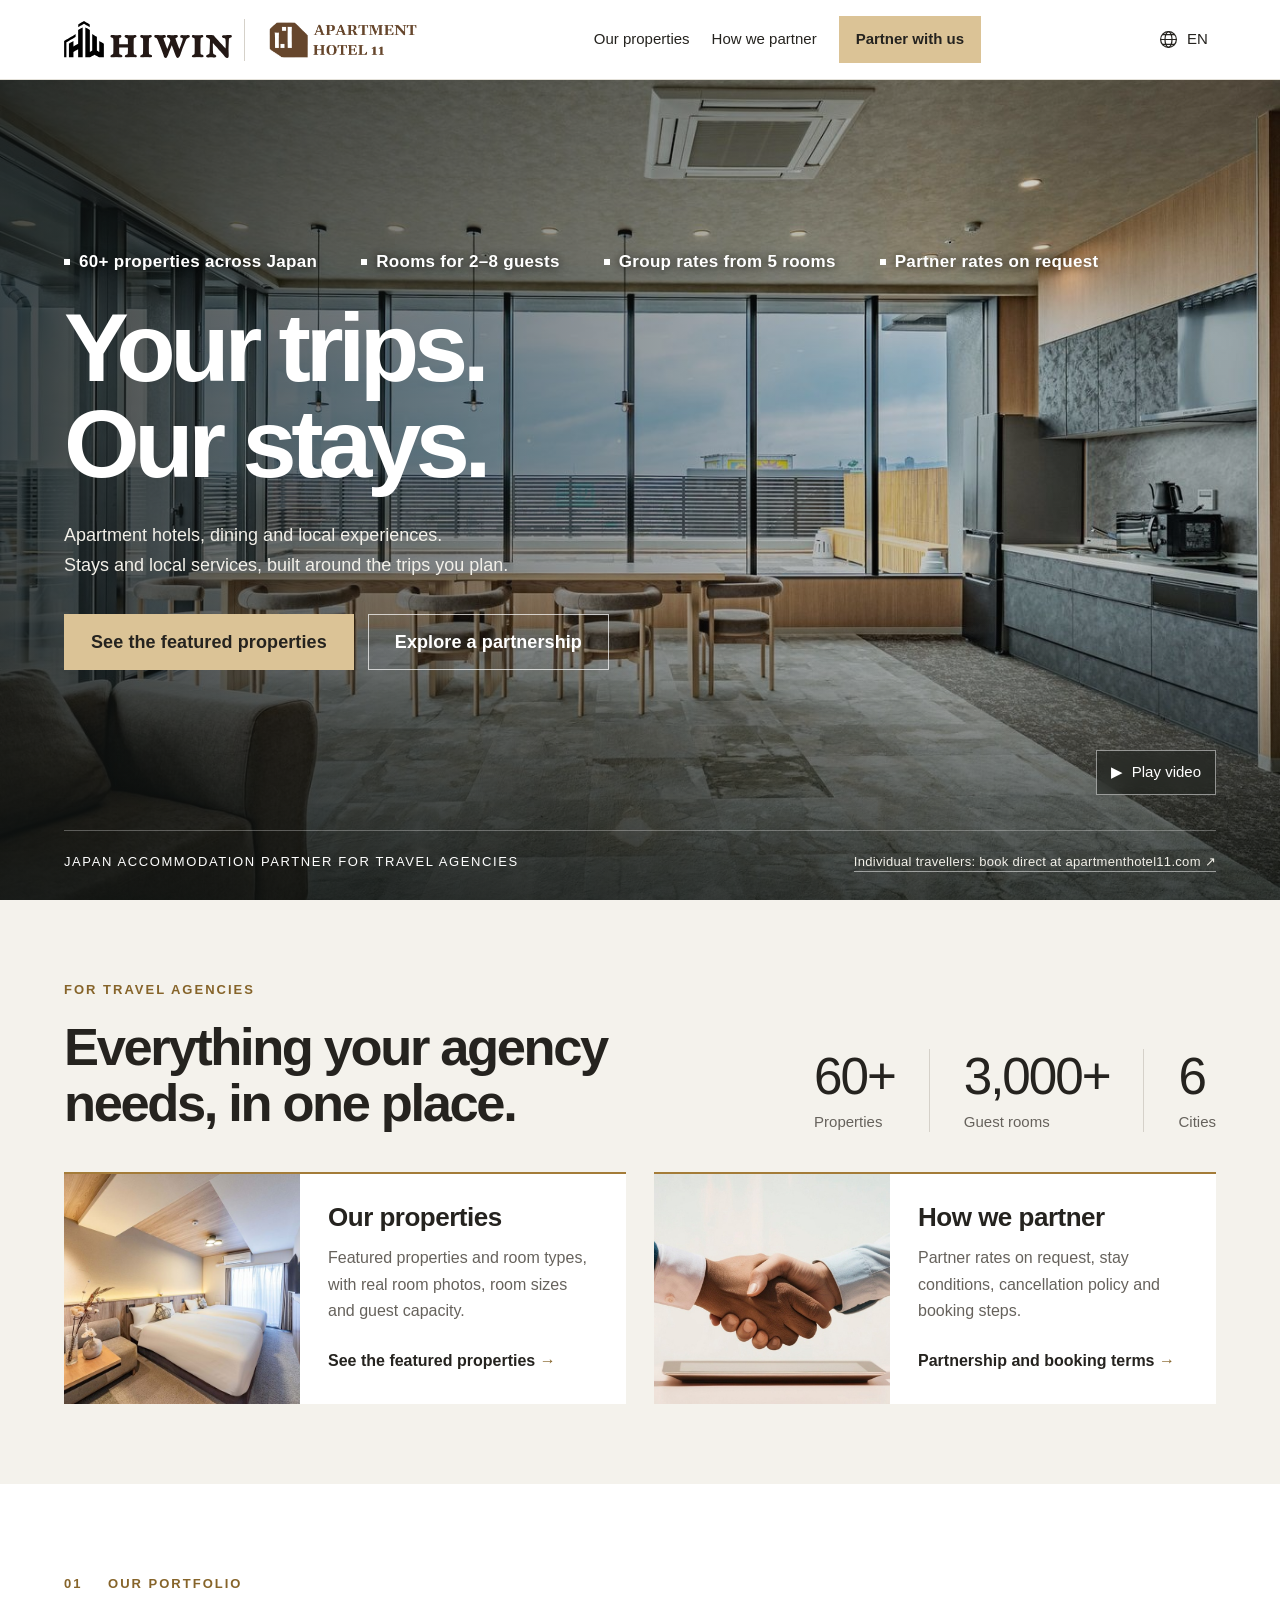
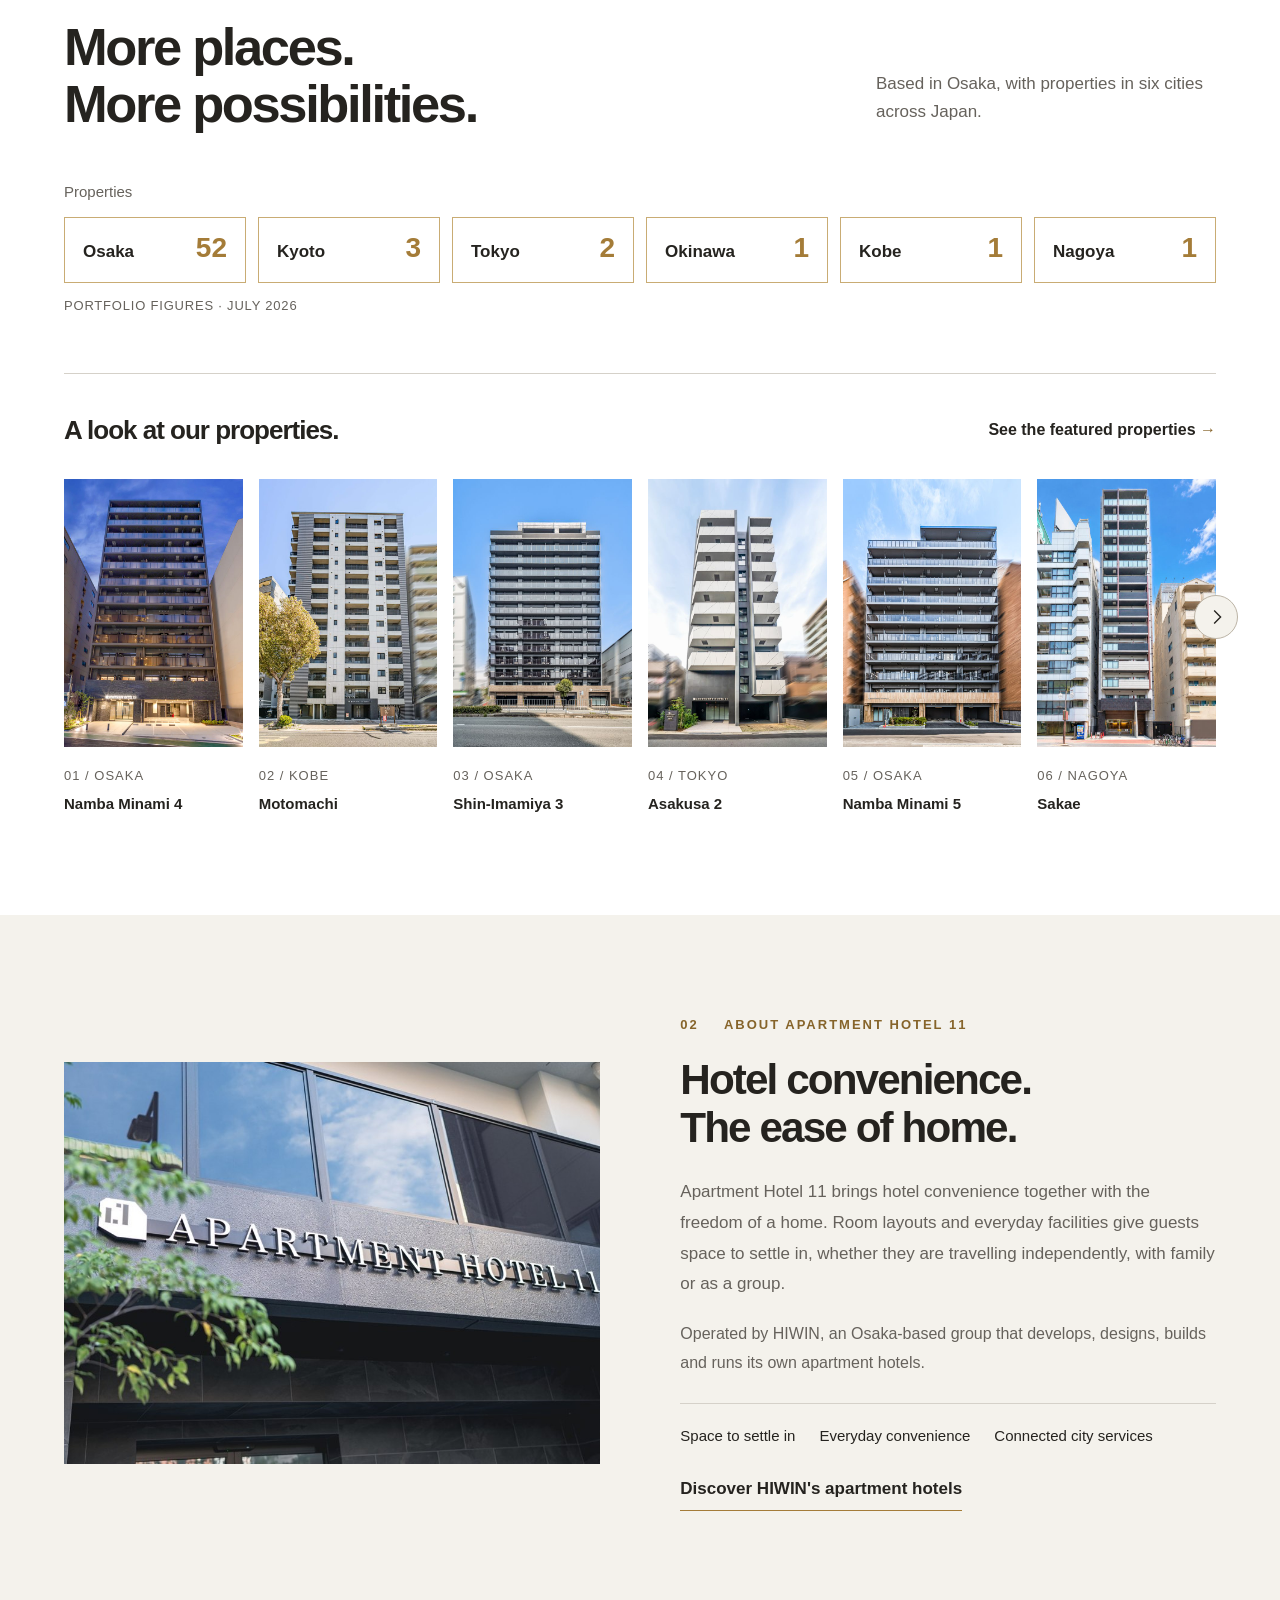
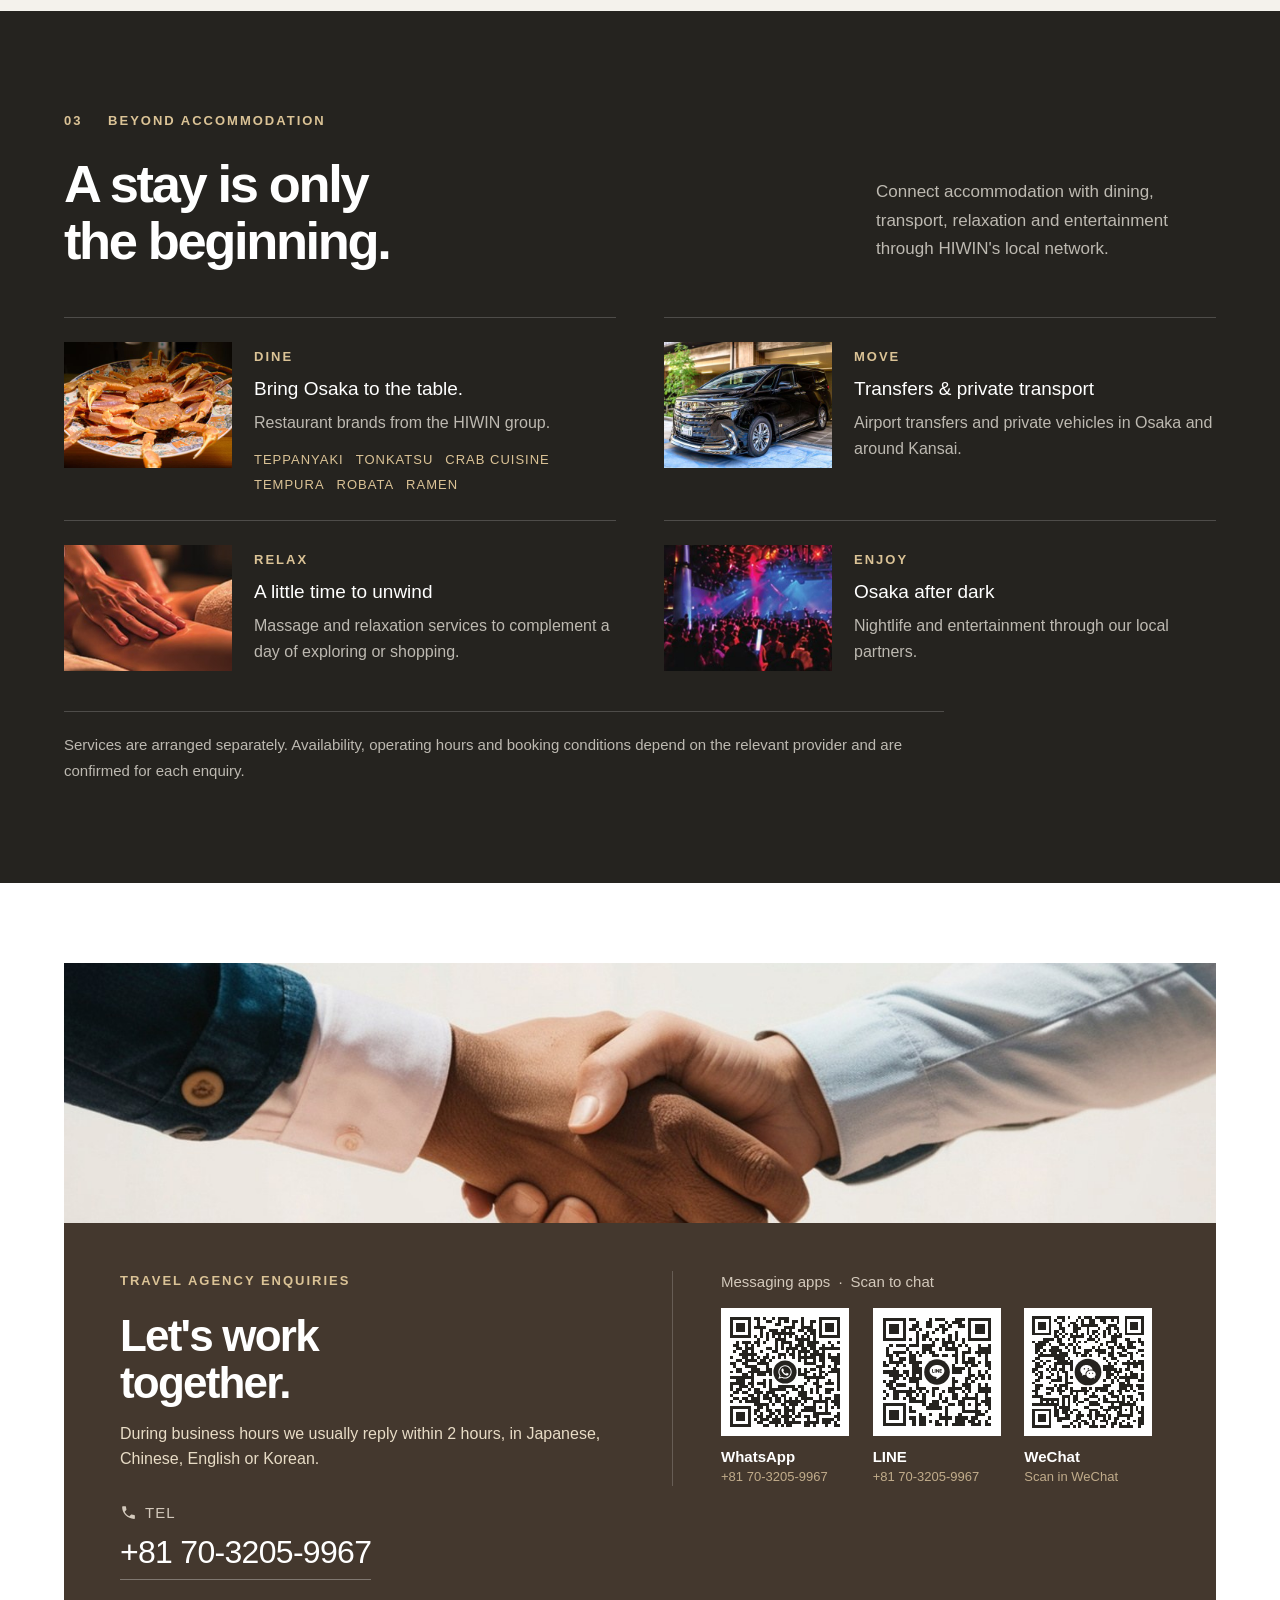
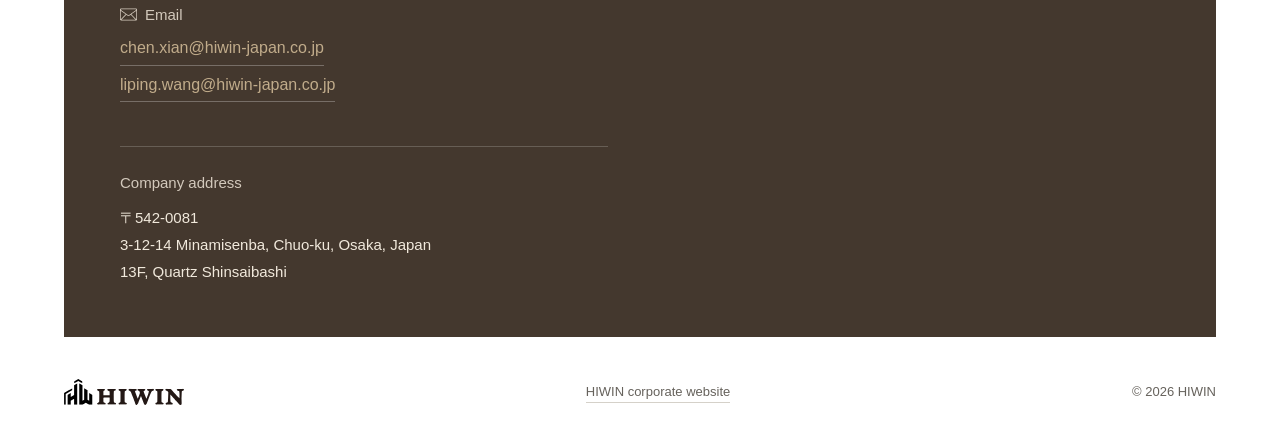
<file: index.html>
<!doctype html>
<html lang="en">
<head>
  <!-- Google tag (gtag.js): HIWIN Partners production website -->
  <script async src="https://www.googletagmanager.com/gtag/js?id=G-TNJQEP3WWM"></script>
  <script>
    window.dataLayer = window.dataLayer || [];
    function gtag(){dataLayer.push(arguments);}
    if (location.hostname === 'hiwin-partners.com') {
      gtag('js', new Date());
      gtag('config', 'G-TNJQEP3WWM');
    }
  </script>
  <script src="analytics.js" defer></script>
  <meta charset="utf-8">
  <meta name="viewport" content="width=device-width, initial-scale=1">
  <meta name="theme-color" content="#25231f">
  <title>Apartment Hotel 11 for Travel Agencies in Japan | HIWIN</title>
  <meta name="description" content="Partner with Apartment Hotel 11 by HIWIN: 60+ apartment hotels and 3,000+ rooms in Osaka, Kyoto, Tokyo and 3 more Japanese cities, for travel agents planning FIT and group trips.">
  <meta property="og:type" content="website">
  <meta property="og:site_name" content="HIWIN · Apartment Hotel 11">
  <meta property="og:title" content="Apartment Hotel 11 for Travel Agencies in Japan | HIWIN">
  <meta property="og:description" content="Partner with Apartment Hotel 11 by HIWIN: 60+ apartment hotels and 3,000+ rooms in Osaka, Kyoto, Tokyo and 3 more Japanese cities, for travel agents planning FIT and group trips.">
  <meta property="og:image:alt" content="Apartment Hotel 11 entrance and brand sign">
  <meta name="twitter:card" content="summary_large_image">
  <link rel="icon" type="image/svg+xml" href="assets/favicon.svg">
  <link rel="preload" as="image" href="assets/hero-room.jpg">
  <link rel="stylesheet" href="styles.css">
  <script src="script.js" defer></script>
</head>
<body>
  <a class="skip" href="#main">Skip to content</a>
  <header class="site-header">
    <a class="brand" href="./" aria-label="HIWIN Travel Agency Partnerships home"><img src="assets/hiwin-logo.svg" width="168" height="40" alt="HIWIN"></a>
    <a class="brand-sub" href="./" tabindex="-1" aria-hidden="true"><img src="assets/apartment11-logo-header.png" width="513" height="125" alt="Apartment Hotel 11"></a>
    <span class="trade-label">TRAVEL AGENCY PARTNERSHIPS</span>
    <div class="header-controls"><div class="language-selector"><button class="language-trigger" aria-expanded="false" aria-controls="language-options" aria-label="Choose language"><svg viewBox="0 0 24 24" fill="none" stroke="currentColor" stroke-width="1.4" aria-hidden="true"><circle cx="12" cy="12" r="9"/><ellipse cx="12" cy="12" rx="4" ry="9"/><path d="M3 12h18M5 6.5h14M5 17.5h14"/></svg><span>EN</span></button><div id="language-options" hidden><a href="./" lang="en" hreflang="en">English</a><a href="ja/" lang="ja" hreflang="ja">日本語</a><a href="zh-Hant/" lang="zh-Hant" hreflang="zh-Hant">繁體中文</a><a href="zh-Hans/" lang="zh-Hans" hreflang="zh-Hans">简体中文</a><a href="ms/" lang="ms" hreflang="ms">Bahasa Melayu</a><a href="th/" lang="th" hreflang="th">ไทย</a><a href="id/" lang="id" hreflang="id">Bahasa Indonesia</a><a href="fil/" lang="fil" hreflang="fil">Filipino</a><a href="ko/" lang="ko" hreflang="ko">한국어</a></div></div>
    <button class="menu-toggle" aria-controls="main-navigation" aria-expanded="false"><span class="menu-label">Menu</span><span class="menu-symbol" aria-hidden="true">＋</span></button></div>
    <nav id="main-navigation" aria-label="Main navigation">
      <a href="osaka-accommodation/">Our properties</a><a href="travel-agency-partnership/">How we partner</a><a href="#partnership" class="nav-contact">Partner with us</a>
    </nav>
  </header>
  <main id="main">
    <section id="introduction" aria-labelledby="about-title">
      <div class="hero">
        <img class="hero-image" src="assets/hero-room.jpg" alt="Light-filled Apartment Hotel 11 interior with a kitchen and dining area" width="1400" height="933" fetchpriority="high">
        <video class="hero-video" muted loop playsinline preload="none" poster="assets/hero-room.jpg" aria-hidden="true" data-video-src="assets/hiwin-hero.m4v"></video>
        <div class="mobile-scenes" aria-hidden="true"><img class="scene current scene-city" src="assets/mobile-city.jpg" width="960" height="540" alt=""><img class="scene scene-property" src="assets/property-shinsaibashi9.jpg" width="512" height="768" alt="" loading="lazy"><img class="scene scene-dining" src="assets/dining-kirameki.jpg" width="800" height="533" alt="" loading="lazy"></div>
        <div class="hero-shade"></div>
        <div class="hero-content shell">
          <p class="eyebrow light hero-points"><span>60+ properties across Japan</span><span>Rooms for 2–8 guests</span><span>Group rates from 5 rooms</span><span>Partner rates on request</span></p>
          <h1 id="about-title">Your trips.<br>Our stays.</h1>
          <p class="hero-summary">Apartment hotels, dining and local experiences.<br> Stays and local services, built around the trips you plan.</p>
          <div class="hero-actions"><a class="hero-link" href="osaka-accommodation/">See the featured properties</a><a class="hero-link hero-link-alt" href="#partnership">Explore a partnership</a></div>
        </div>
        <div class="scene-controls" role="group" aria-label="Hero scenes"><button aria-label="Show Osaka city view" aria-pressed="true" data-scene="0"></button><button aria-label="Show property exterior" aria-pressed="false" data-scene="1"></button><button aria-label="Show restaurant" aria-pressed="false" data-scene="2"></button></div><button class="motion-toggle" aria-pressed="false"><span aria-hidden="true">Ⅱ</span><span class="motion-label">Pause video</span></button>
        <div class="hero-bottom shell"><span>JAPAN ACCOMMODATION PARTNER FOR TRAVEL AGENCIES</span><span><a class="hero-direct" href="https://apartmenthotel11.com/en/" target="_blank" rel="noopener">Individual travellers: book direct at apartmenthotel11.com</a></span></div>
      </div>
    </section>

    <section id="agency-zone" class="agency-zone" aria-labelledby="agency-zone-title">
      <div class="shell">
        <div class="agency-head"><div><p class="eyebrow">FOR TRAVEL AGENCIES</p><h2 id="agency-zone-title">Everything your agency needs, in one place.</h2></div><div class="agency-stats"><div><strong>60+</strong><span>Properties</span></div><div><strong>3,000+</strong><span>Guest rooms</span></div><div><strong>6</strong><span>Cities</span></div></div></div>
        <div class="agency-cards">
          <a class="agency-card" href="osaka-accommodation/"><img src="assets/rooms/shinimamiya1.jpg" width="800" height="600" alt="Shin-Imamiya 1 featured room" loading="lazy"><div><h3>Our properties</h3><p>Featured properties and room types, with real room photos, room sizes and guest capacity.</p><span class="agency-card-link">See the featured properties</span></div></a>
          <a class="agency-card" href="travel-agency-partnership/"><img src="assets/partnership.jpg" width="1350" height="767" alt="Business partners shaking hands" loading="lazy"><div><h3>How we partner</h3><p>Partner rates on request, stay conditions, cancellation policy and booking steps.</p><span class="agency-card-link">Partnership and booking terms</span></div></a>
        </div>
      </div>
    </section>

    <section id="portfolio" class="portfolio chapter" aria-labelledby="portfolio-title">
      <div class="shell">
        <div class="section-heading"><div><p class="eyebrow"><span>01</span> OUR PORTFOLIO</p><h2 id="portfolio-title">More places.<br>More possibilities.</h2></div><p class="section-intro">Based in Osaka, with properties in six cities across Japan.</p></div>
        <div class="city-strip">
          <p class="city-strip-title">Properties</p>
          <div class="op-chips op-chips-solid"><span class="op-chip"><span>Osaka</span><strong>52</strong></span><span class="op-chip"><span>Kyoto</span><strong>3</strong></span><span class="op-chip"><span>Tokyo</span><strong>2</strong></span><span class="op-chip"><span>Okinawa</span><strong>1</strong></span><span class="op-chip"><span>Kobe</span><strong>1</strong></span><span class="op-chip"><span>Nagoya</span><strong>1</strong></span></div>
          <p class="data-date">PORTFOLIO FIGURES · JULY 2026</p>
        </div>
        <div class="gallery-heading"><h3>A look at our properties.</h3><a class="gallery-link" href="osaka-accommodation/">See the featured properties</a></div>
        <div class="property-carousel"><div class="property-grid" id="property-gallery">
          <figure><a href="osaka-accommodation/"><img src="assets/property-namba-minami4.jpg" width="640" height="960" alt="Apartment Hotel 11 Namba Minami 4 exterior" loading="lazy"><figcaption><span>01 / OSAKA</span><h4>Namba Minami 4</h4></figcaption></a></figure>
          <figure><a href="osaka-accommodation/#other-cities"><img src="assets/property-kobe-motomachi.jpg" width="640" height="960" alt="Apartment Hotel 11 Kobe Motomachi exterior" loading="lazy"><figcaption><span>02 / KOBE</span><h4>Motomachi</h4></figcaption></a></figure>
          <figure><a href="osaka-accommodation/"><img src="assets/property-shinimamiya3.jpg" width="640" height="960" alt="Apartment Hotel 11 Shin-Imamiya 3 exterior" loading="lazy"><figcaption><span>03 / OSAKA</span><h4>Shin-Imamiya 3</h4></figcaption></a></figure>
          <figure><a href="osaka-accommodation/#other-cities"><img src="assets/property-asakusa2.jpg" width="640" height="960" alt="Apartment Hotel 11 Asakusa 2 exterior" loading="lazy"><figcaption><span>04 / TOKYO</span><h4>Asakusa 2</h4></figcaption></a></figure>
          <figure><a href="osaka-accommodation/"><img src="assets/property-namba-minami5.jpg" width="640" height="960" alt="Apartment Hotel 11 Namba Minami 5 exterior" loading="lazy"><figcaption><span>05 / OSAKA</span><h4>Namba Minami 5</h4></figcaption></a></figure>
          <figure><a href="osaka-accommodation/#other-cities"><img src="assets/property-nagoya-sakae.jpg" width="640" height="960" alt="Apartment Hotel 11 Nagoya Sakae exterior" loading="lazy"><figcaption><span>06 / NAGOYA</span><h4>Sakae</h4></figcaption></a></figure>
          <figure><a href="osaka-accommodation/"><img src="assets/property-shinsekai.jpg" width="640" height="960" alt="Apartment Hotel 11 Shinsekai exterior" loading="lazy"><figcaption><span>07 / OSAKA</span><h4>Shinsekai</h4></figcaption></a></figure>
          <figure><a href="osaka-accommodation/"><img src="assets/property-dotonbori4.jpg" width="640" height="960" alt="Apartment Hotel 11 Dotonbori 4 exterior" loading="lazy"><figcaption><span>08 / OSAKA</span><h4>Dotonbori 4</h4></figcaption></a></figure>
        </div><button class="property-prev" aria-controls="property-gallery" aria-label="Previous property"><svg viewBox="0 0 24 24" fill="none" stroke="currentColor" stroke-width="1.5" aria-hidden="true"><path d="m14 5-7 7 7 7"/></svg></button><button class="property-next" aria-controls="property-gallery" aria-label="Next property"><svg viewBox="0 0 24 24" fill="none" stroke="currentColor" stroke-width="1.5" aria-hidden="true"><path d="m10 5 7 7-7 7"/></svg></button></div>
      </div>
    </section>

    <section id="about" class="about chapter" aria-labelledby="brand-title">
      <div class="apartment-intro shell">
        <div class="apartment-intro-photo"><img src="assets/apartment-intro.jpg" width="1000" height="667" alt="Apartment Hotel 11 entrance and brand sign" loading="lazy"></div>
        <div class="apartment-intro-copy"><p class="eyebrow"><span>02</span> ABOUT APARTMENT HOTEL 11</p><h2 id="brand-title">Hotel convenience.<br>The ease of home.</h2><p>Apartment Hotel 11 brings hotel convenience together with the freedom of a home. Room layouts and everyday facilities give guests space to settle in, whether they are travelling independently, with family or as a group.</p><p class="about-operator">Operated by HIWIN, an Osaka-based group that develops, designs, builds and runs its own apartment hotels.</p><div class="apartment-features"><span>Space to settle in</span><span>Everyday convenience</span><span>Connected city services</span></div><a class="apartment-detail-link" href="https://hiwin-japan.co.jp/about-apartmenthotel.html" target="_blank" rel="noopener noreferrer">Discover HIWIN's apartment hotels</a></div>
      </div>
    </section>

    <section id="services" class="services chapter" aria-labelledby="services-title">
      <div class="shell">
        <div class="section-heading"><div><p class="eyebrow light"><span>03</span> BEYOND ACCOMMODATION</p><h2 id="services-title">A stay is only<br>the beginning.</h2></div><p class="section-intro">Connect accommodation with dining, transport, relaxation and entertainment through HIWIN's local network.</p></div>
        <div class="extras-grid extras-four">
          <article><img src="assets/dining-crab.jpg" width="448" height="336" alt="Crab cuisine from HIWIN&#39;s restaurant network" loading="lazy"><div><span class="eyebrow light">DINE</span><h4>Bring Osaka to the table.</h4><p>Restaurant brands from the HIWIN group.</p><p class="dining-genres"><span>TEPPANYAKI</span><span>TONKATSU</span><span>CRAB CUISINE</span><span>TEMPURA</span><span>ROBATA</span><span>RAMEN</span></p></div></article>
          <article><img src="assets/service-fleet.jpg" width="448" height="336" alt="HIWIN transfer vehicle" loading="lazy"><div><span class="eyebrow light">MOVE</span><h4>Transfers &amp; private transport</h4><p>Airport transfers and private vehicles in Osaka and around Kansai.</p></div></article>
          <article><img src="assets/service-spa.jpg" width="268" height="201" alt="Relaxation service imagery from the HIWIN brochure" loading="lazy"><div><span class="eyebrow light">RELAX</span><h4>A little time to unwind</h4><p>Massage and relaxation services to complement a day of exploring or shopping.</p></div></article>
          <article><img src="assets/service-nightlife.jpg" width="264" height="198" alt="Osaka nightlife imagery from the HIWIN brochure" loading="lazy"><div><span class="eyebrow light">ENJOY</span><h4>Osaka after dark</h4><p>Nightlife and entertainment through our local partners.</p></div></article>
        </div>
        <p class="service-note">Services are arranged separately. Availability, operating hours and booking conditions depend on the relevant provider and are confirmed for each enquiry.</p>
      </div>
    </section>

    <section id="partnership" class="partnership op-contact home-contact" aria-labelledby="partnership-title">
      <div class="shell">
        <div class="contact-panel"><div class="contact-photo"><img src="assets/partnership.jpg" width="1350" height="767" alt="Business partners shaking hands" loading="lazy"></div><div class="contact-info"><p class="eyebrow light">TRAVEL AGENCY ENQUIRIES</p><h3 id="partnership-title">Let's work<br>together.</h3><p class="contact-reply">During business hours we usually reply within 2 hours, in Japanese, Chinese, English or Korean.</p><p class="contact-tel"><i class="ch ch-phone" aria-hidden="true"></i>TEL</p><a class="phone" href="tel:+817032059967">+81 70-3205-9967</a><dl class="contact-channels"><div><dt><i class="ch ch-mail" aria-hidden="true"></i>Email</dt><dd><a href="mailto:chen.xian@hiwin-japan.co.jp">chen.xian@hiwin-japan.co.jp</a><a href="mailto:liping.wang@hiwin-japan.co.jp">liping.wang@hiwin-japan.co.jp</a></dd></div></dl><div class="contact-qr"><p class="contact-qr-title">Messaging apps <span>Scan to chat</span></p><div class="contact-qr-grid"><a href="https://wa.me/817032059967" target="_blank" rel="noopener noreferrer"><i class="ch ch-whatsapp" aria-hidden="true"></i><img src="assets/qr/whatsapp-7032059967.svg" width="120" height="120" alt="" loading="lazy"><span>WhatsApp</span><small>+81 <span>70-3205-9967</span></small></a><a href="https://line.me/ti/p/4f6w-2z54b" target="_blank" rel="noopener noreferrer"><i class="ch ch-line" aria-hidden="true"></i><img src="assets/qr/line-7032059967.svg" width="120" height="120" alt="" loading="lazy"><span>LINE</span><small>+81 <span>70-3205-9967</span></small></a><a href="contact/#cp-wechat"><i class="ch ch-wechat" aria-hidden="true"></i><img src="assets/qr/wechat-chen-xian.svg" width="120" height="120" alt="WeChat QR code" loading="lazy"><span>WeChat</span><small>Scan in WeChat</small></a></div></div><address class="company-address"><span class="address-label">Company address</span><a href="https://www.google.com/maps/search/?api=1&amp;query=542-0081%20%E5%A4%A7%E9%98%AA%E5%B8%82%E4%B8%AD%E5%A4%AE%E5%8C%BA%E5%8D%97%E8%88%B9%E5%A0%B43%E4%B8%81%E7%9B%AE12%E7%95%AA14%E5%8F%B7%20%E3%82%AF%E3%82%AA%E3%83%BC%E3%83%84%E5%BF%83%E6%96%8E%E6%A9%8B" target="_blank" rel="noopener noreferrer" aria-label="HIWIN office on Google Maps"><span>〒542-0081</span><span>3-12-14 Minamisenba, Chuo-ku, Osaka, Japan</span><span>13F, Quartz Shinsaibashi</span></a></address></div></div>
        <footer><div><img src="assets/hiwin-logo.svg" width="160" height="40" alt="HIWIN"></div><a href="https://hiwin-japan.co.jp/" target="_blank" rel="noopener noreferrer">HIWIN corporate website</a><span>© 2026 HIWIN</span></footer>
      </div>
    </section>
  </main>
</body>
</html>
</file>
<file: styles.css>
:root{--ink:#25231f;--paper:#fff;--cream:#f4f2ec;--gold:#a47c38;--muted:#66625c;--line:#d5d1c9;--font:Arial,"Helvetica Neue",sans-serif}*{box-sizing:border-box}html{scroll-behavior:smooth;scroll-padding-top:100px}body{margin:0;background:var(--paper);color:var(--ink);font-family:var(--font);font-size:17px;line-height:1.65}a{color:inherit;text-decoration:none}button{font:inherit}img{display:block;max-width:100%;object-fit:cover}p,h1,h2,h3,h4,figure{margin:0}p+p{margin-top:20px}a:focus-visible,button:focus-visible{outline:3px solid var(--gold);outline-offset:6px}.skip{position:fixed;left:16px;top:-100px;background:#fff;padding:12px;z-index:50}.skip:focus{top:10px}.shell{width:90%;max-width:1440px;margin:auto}.chapter{padding:100px 0;scroll-margin-top:0}.site-header{height:92px;position:sticky;top:0;z-index:20;display:flex;align-items:center;gap:34px;padding:0 5%;background:#fffffff7;border-bottom:1px solid #e4e1d9;backdrop-filter:blur(12px)}.brand img{width:168px;height:auto}.trade-label{font-size:13px;letter-spacing:1.9px;line-height:1.5;max-width:120px;padding-left:25px;border-left:1px solid var(--line)}nav{display:flex;gap:32px;align-items:center;margin-left:auto}nav a{font-size:15px;white-space:nowrap;position:relative}nav a:after{content:"";height:1px;background:var(--gold);position:absolute;bottom:-7px;left:0;width:0;transition:width .25s}nav a:hover:after,nav a.active:after{width:100%}.nav-contact{padding:12px 20px;border:1px solid var(--ink)}.nav-contact:after{display:none}.nav-contact:hover{background:var(--ink);color:#fff}.menu-toggle{display:none}.hero{height:calc(100svh - 92px);min-height:650px;max-height:980px;position:relative;color:#fff;background:#363630}.hero-image{position:absolute;inset:0;width:100%;height:100%;object-position:center 58%}.hero-shade{position:absolute;inset:0;background:linear-gradient(90deg,rgba(15,19,18,.76),rgba(15,19,18,.2) 75%),linear-gradient(0deg,rgba(10,15,13,.65),transparent 35%)}.hero-content{position:relative;height:100%;display:flex;flex-direction:column;justify-content:center;padding-bottom:60px}.eyebrow{font-size:13px;letter-spacing:2px;font-weight:700;color:var(--gold);line-height:1.6}.eyebrow span{display:inline-block;margin-right:20px}.eyebrow.light{color:#dbc396}.hero h1{font-size:clamp(64px,7.6vw,124px);letter-spacing:-.055em;line-height:.98;margin:26px 0 30px;font-weight:700}.hero-summary{font-size:18px;line-height:1.65;color:#f2f0e9}.hero-link{margin-top:34px;width:max-content;border-bottom:1px solid #ffffffa8;padding:0 0 8px;font-size:16px}.hero-link:hover{border-color:#fff}.hero-bottom{position:absolute;bottom:28px;left:5%;display:flex;justify-content:space-between;font-size:13px;letter-spacing:1.6px;border-top:1px solid #ffffff4a;padding-top:20px}.about-copy{display:grid;grid-template-columns:1.1fr 1fr;gap:9%}h2{font-size:clamp(40px,4.1vw,64px);line-height:1.08;letter-spacing:-.045em;margin-top:24px;font-weight:700}.about-detail{padding-top:42px;color:var(--muted);font-size:17px}.lead{font-size:23px;line-height:1.35;color:var(--ink);font-weight:600;margin-bottom:24px}.capabilities{display:flex;flex-wrap:wrap;gap:24px;border-top:1px solid var(--line);margin-top:32px;padding-top:20px;font-size:13px;letter-spacing:1px;color:var(--ink)}.portfolio{background:var(--cream);padding-top:90px}.section-heading{display:flex;justify-content:space-between;align-items:flex-end;gap:60px}.section-intro{max-width:340px;color:var(--muted);line-height:1.7;padding-bottom:5px}.stats{display:grid;grid-template-columns:1fr 1.45fr 1fr;margin-top:65px;border-top:1px solid var(--line);border-bottom:1px solid var(--line)}.stats div{padding:25px 0 32px;display:flex;flex-direction:column}.stats div+div{border-left:1px solid var(--line);padding-left:17%}.stats strong{font-size:clamp(64px,7.8vw,112px);line-height:1.25;font-weight:500;letter-spacing:-.055em;font-variant-numeric:tabular-nums}.stats span{font-size:15px;color:var(--muted)}.data-date{font-size:13px;letter-spacing:1.5px;margin-top:14px;color:var(--muted)}.coverage{display:grid;grid-template-columns:1fr 1.3fr;gap:10%;padding:65px 0 60px}.coverage-copy h3{font-size:36px;line-height:1.15;letter-spacing:-1.5px;margin:20px 0}.coverage-copy p:not(.eyebrow){color:var(--muted);max-width:320px}.coverage-brand{font-family:Georgia,serif;display:block;font-size:27px;line-height:1.05;letter-spacing:2.8px;margin-top:40px;color:#3b493b}.city-row{display:grid;grid-template-columns:1.5fr 1fr .8fr;border-bottom:1px solid var(--line);padding:15px 0;align-items:center;font-size:18px}.city-row>span:nth-child(n+2){text-align:right;font-variant-numeric:tabular-nums}.city-row>span:first-child{font-weight:600}.city-row small{display:inline-block;font-size:13px;color:#8d887f;margin-left:10px;font-weight:400}.city-header{font-size:13px;padding-top:0;padding-bottom:16px;color:var(--muted)}.city-header>span:first-child{font-weight:400}.gallery-heading{display:flex;justify-content:space-between;gap:20px;align-items:center;border-top:1px solid var(--line);padding-top:35px;margin-bottom:28px}.gallery-heading h3{font-size:26px;letter-spacing:-1px}.gallery-heading>span,.process-heading>span{font-size:13px;letter-spacing:1.6px;color:var(--muted)}.property-grid{display:grid;grid-template-columns:repeat(6,minmax(0,1fr));gap:16px}.property-grid img{aspect-ratio:2/3;width:100%;transition:filter .3s}.property-grid figure:hover img{filter:brightness(1.07)}.property-grid figcaption{padding-top:14px}.property-grid figcaption span{font-size:13px;letter-spacing:1px;color:var(--muted)}.property-grid h4{font-size:15px;font-weight:600;line-height:1.45;margin-top:4px}.services{background:var(--ink);color:#fff}.services .section-intro{color:#bdb9b1}.service-index{display:flex;justify-content:space-between;border-top:1px solid #ffffff30;border-bottom:1px solid #ffffff30;margin-top:48px;padding:20px 0;font-size:clamp(14px,2.2vw,30px);letter-spacing:1.5px;font-weight:500}.service-index span+span{color:#dbc396}.dining-intro{display:flex;justify-content:space-between;align-items:flex-end;gap:30px;margin:50px 0 24px}.dining-intro h3,.extras-heading h3{font-size:32px;line-height:1.15;letter-spacing:-1px}.dining-intro p,.extras-heading p{color:#bdb9b1;max-width:340px}.restaurant-grid{display:grid;grid-template-columns:repeat(3,1fr);gap:24px}.restaurant-grid img{width:100%;aspect-ratio:1.7;object-position:center}.restaurant-grid figcaption{padding:18px 0 20px;border-bottom:1px solid #ffffff30}.restaurant-grid figcaption>span{font-size:13px;letter-spacing:1.6px;color:#dbc396}.restaurant-grid h4{font-size:21px;font-weight:500;margin-top:5px}.more-restaurants{display:flex;gap:28px;align-items:center;flex-wrap:wrap;margin-top:20px;font-size:13px;letter-spacing:1px;color:#bdb9b1}.more-restaurants span{font-size:15px;color:#f0e9df;letter-spacing:0}.extras-heading{display:flex;justify-content:space-between;align-items:flex-end;gap:30px;margin:65px 0 28px}.extras-grid{display:grid;grid-template-columns:repeat(3,1fr);gap:24px}.extras-grid article{display:grid;grid-template-columns:110px 1fr;gap:20px;border-top:1px solid #ffffff30;padding-top:24px}.extras-grid img{width:110px;height:90px}.extras-grid h4{font-size:19px;line-height:1.3;margin:10px 0 12px;font-weight:500}.extras-grid p{font-size:15px;color:#bdb9b1;line-height:1.65}.extras-grid .eyebrow{font-size:13px}.service-note{margin-top:40px;padding-top:20px;border-top:1px solid #ffffff30;max-width:880px;font-size:13px;color:#bdb9b1;line-height:1.7}.partnership{padding-bottom:0;background:#fff}.partner-models{display:grid;grid-template-columns:repeat(4,1fr);gap:30px;margin-top:55px}.partner-models article{border-top:2px solid var(--gold);padding-top:22px}.partner-models article>span{font-size:13px;color:var(--gold)}.partner-models h3{font-size:21px;line-height:1.25;font-weight:600;min-height:54px;letter-spacing:-.4px;margin:20px 0 16px}.partner-models p{font-size:15px;color:var(--muted);line-height:1.7}.process-heading{display:flex;justify-content:space-between;align-items:flex-end;gap:30px;margin:70px 0 40px}.process-heading h3{font-size:32px;line-height:1.15;letter-spacing:-1px}.process{list-style:none;padding:0;margin:0;display:grid;grid-template-columns:repeat(5,1fr);gap:28px}.process li{border-top:1px solid var(--line);padding-top:20px}.process li>span{font-size:28px;line-height:1;color:var(--gold);font-weight:400}.process h4{font-size:17px;margin:18px 0 12px;line-height:1.4;font-weight:600}.process p{font-size:15px;color:var(--muted);line-height:1.6}.contact-panel{margin-top:75px;display:grid;grid-template-columns:.85fr 1.15fr;background:#44382e;color:#fff}.contact-photo img{width:100%;height:100%;object-position:45%;min-height:470px}.contact-info{padding:50px 10%}.contact-info h3{font-size:44px;line-height:1.08;letter-spacing:-1.8px;margin-top:20px}.phone{display:inline-block;font-size:clamp(22px,2.5vw,35px);letter-spacing:-.7px;border-bottom:1px solid #ffffff50;margin-top:30px;line-height:1.7}.phone:hover{border-color:#fff}.contact-channels{margin-top:28px;font-size:13px;color:#d3c9bc}.contact-channels div{display:flex;gap:30px;margin-top:8px}.contact-channels dt{width:70px}.contact-channels dd{margin:0;color:#c1ac8b;letter-spacing:.8px}footer{display:flex;align-items:center;justify-content:space-between;gap:30px;padding:42px 0;color:var(--muted);font-size:13px}footer>div{display:flex;align-items:center;gap:30px}footer img{width:120px;height:auto}footer>div>span{font-size:13px;letter-spacing:1.2px}footer a{border-bottom:1px solid var(--line)}
@media(min-width:1700px){.hero-bottom{left:calc((100% - 1440px)/2)}}
@media(max-width:1100px){.trade-label{display:none}.site-header{gap:25px}nav{gap:20px}.extras-grid article{display:block}.extras-grid img{width:100%;height:auto;aspect-ratio:1.96;margin-bottom:18px}.property-grid{grid-template-columns:repeat(3,1fr);gap:30px 20px}.property-grid img{aspect-ratio:3/4}.partner-models{gap:20px}.partner-models h3{font-size:19px}footer>div{display:block}footer>div>span{display:block;margin-top:10px}.hero{min-height:590px}}
@media(max-width:760px){html{scroll-padding-top:72px}.shell{width:88%}.site-header{height:72px;padding:0 6%;justify-content:space-between}.brand img{width:140px}.menu-toggle{display:flex;align-items:center;gap:14px;background:transparent;border:0;font-size:15px;padding:10px 0}.menu-toggle span{font-size:22px;line-height:1}nav{display:none;position:absolute;top:72px;left:0;width:100%;background:var(--paper);padding:20px 6% 30px;border-bottom:1px solid var(--line)}nav.open{display:flex;align-items:stretch;flex-direction:column;gap:0}nav a{padding:15px 0;font-size:18px;border-top:1px solid var(--line)}nav a:after{display:none}nav .nav-contact{border:0;border-top:1px solid var(--line);color:var(--gold)}.hero{height:calc(92svh - 72px);min-height:560px;max-height:760px}.hero-image{object-position:60% center}.hero-shade{background:linear-gradient(90deg,#111611bb,#11161155),linear-gradient(0deg,#111611bb,transparent 50%)}.hero-content{padding-bottom:90px}.hero h1{font-size:clamp(64px,13vw,90px);margin:26px 0}.hero-summary{font-size:17px;max-width:340px}.hero-summary br{display:none}.eyebrow{font-size:13px;letter-spacing:1.4px}.hero-bottom{left:6%;font-size:13px;bottom:22px;display:block}.hero-bottom span{display:block}.hero-bottom span+span{margin-top:6px;font-size:13px;letter-spacing:1px}.chapter{padding:65px 0}.about-copy{display:block}.about-detail{padding-top:32px}.lead{font-size:21px}.capabilities{gap:20px;font-size:13px}h2{font-size:42px;margin-top:20px}.section-heading{display:block}.section-intro{max-width:none;margin-top:24px;font-size:16px}.stats{margin-top:36px;grid-template-columns:1fr 1.4fr .8fr}.stats strong{font-size:clamp(35px,9.8vw,64px);line-height:1.35}.stats span{font-size:13px}.stats div{padding:20px 0}.stats div+div{padding-left:11%}.data-date{font-size:13px}.coverage{display:block;padding:40px 0}.coverage-copy h3{font-size:29px}.coverage-copy h3 br{display:none}.coverage-copy p:not(.eyebrow){max-width:none;font-size:16px}.coverage-brand{display:none}.city-list{margin-top:30px}.city-row{font-size:17px}.city-header{font-size:13px}.city-row small{font-size:13px;margin-left:6px}.gallery-heading{display:block;padding-top:26px}.gallery-heading h3{font-size:24px}.gallery-heading>span{display:block;margin-top:8px;font-size:13px}.property-grid{display:flex;gap:16px;overflow-x:auto;scroll-snap-type:x mandatory;padding-bottom:18px}.property-grid figure{flex:0 0 65%;scroll-snap-align:start}.property-grid img{aspect-ratio:3/4}.property-grid h4{font-size:17px}.service-index{font-size:15px;letter-spacing:.5px;margin-top:35px;padding:18px 0}.dining-intro,.extras-heading{display:block;margin-top:38px}.dining-intro h3,.extras-heading h3,.process-heading h3{font-size:29px}.dining-intro p,.extras-heading p{font-size:15px;margin-top:16px;max-width:none}.restaurant-grid{display:flex;overflow-x:auto;scroll-snap-type:x mandatory;gap:18px;padding-bottom:10px}.restaurant-grid figure{flex:0 0 85%;scroll-snap-align:start}.restaurant-grid h4{font-size:22px}.more-restaurants{gap:12px 20px;font-size:13px}.more-restaurants span{font-size:15px}.extras-grid{display:block}.extras-grid article{display:grid;grid-template-columns:90px 1fr;gap:20px;margin-top:24px;padding-top:24px}.extras-grid img{width:90px;height:90px;aspect-ratio:auto;object-position:center;margin:0}.extras-grid h4{font-size:18px;margin-top:8px}.extras-grid p{font-size:15px}.service-note{font-size:13px;line-height:1.7;margin-top:30px}.partner-models{grid-template-columns:repeat(2,1fr);gap:32px 22px;margin-top:36px}.partner-models h3{font-size:18px;min-height:46px;margin-top:16px}.partner-models p{font-size:15px}.process-heading{display:block;margin:45px 0 28px}.process-heading>span{display:block;margin-top:16px;font-size:13px}.process{display:block}.process li{display:grid;grid-template-columns:44px 1fr;gap:4px 16px;padding:18px 0}.process li>span{grid-row:1/3;font-size:24px;align-self:start;padding-top:1px}.process h4{margin:0;font-size:17px}.process p{font-size:15px}.contact-panel{display:block;margin-top:40px}.contact-photo img{height:190px;min-height:0;object-position:50% 45%}.contact-info{padding:35px 8% 40px}.contact-info h3{font-size:38px}.phone{font-size:27px;margin-top:24px}.contact-channels{font-size:13px}.contact-channels div{gap:15px}footer{display:block;padding:32px 0 0;font-size:13px}footer>div{display:flex;gap:20px;margin-bottom:24px}footer>div>span{font-size:13px;margin:0}footer>a{display:inline-block;margin-right:20px}.partnership{padding-bottom:40px}}
@media(prefers-reduced-motion:reduce){html{scroll-behavior:auto}*{transition:none!important}}

.contact-channels{font-size:15px}.contact-channels dd{min-width:0;overflow-wrap:anywhere}.stats span{font-size:15px}.trade-label{max-width:140px}.hero-bottom span+span{font-size:13px}

/* Partner-site motion, language navigation and responsive refinements. */
.header-controls{display:flex;align-items:center;gap:14px;order:3;margin-left:12px}.site-header nav{order:2}.language-selector{position:relative}.language-trigger{display:flex;align-items:center;gap:8px;min-height:44px;min-width:58px;border:0;background:transparent;padding:8px 0;cursor:pointer;font-size:15px}.language-trigger svg{width:21px;height:21px;flex-shrink:0}#language-options{position:absolute;right:0;top:calc(100% + 15px);width:220px;background:var(--ink);color:white;padding:10px 18px;box-shadow:0 12px 30px #0002;border-top:2px solid var(--gold);z-index:40}#language-options[hidden]{display:none}#language-options a{display:block;padding:12px 4px;border-bottom:1px solid #ffffff25;font-size:16px}#language-options a:last-child{border:0}#language-options a[aria-current]{color:#dbc396}#language-options a:hover{color:#dbc396}.apartment-logo{width:280px;max-width:85%;height:auto;object-fit:contain;margin-top:36px}.footer-apartment{width:180px!important;object-fit:contain}.channel-icon{width:22px;height:22px;object-fit:contain}.contact-channels dt{display:flex;align-items:center;gap:7px;flex-shrink:0}.contact-channels a{border-bottom:1px solid #ffffff45;padding-bottom:3px}.contact-channels a:hover{color:#fff;border-color:#fff}.hero-video{position:absolute;inset:0;width:100%;height:100%;object-fit:cover;opacity:0;transition:opacity 1.1s}.hero-video.ready{opacity:1}.motion-toggle{position:absolute;right:5%;bottom:105px;display:flex;align-items:center;gap:9px;min-height:44px;padding:9px 14px;border:1px solid #ffffff80;background:#171b1680;color:white;font-size:15px;cursor:pointer;backdrop-filter:blur(8px)}.hero-content{pointer-events:none}.hero-content a{pointer-events:auto}.hero h1{max-width:1000px}.reveal{transition:opacity .8s,transform .8s}.reveal.pending{opacity:0;transform:translateY(24px)}.property-grid figure{overflow:hidden}.property-grid img{transition:transform .7s,filter .5s}.property-grid figure:hover img{transform:scale(1.035)}.stats strong{font-variant-numeric:tabular-nums}.service-index{gap:16px;flex-wrap:wrap}.service-index span{font-size:clamp(14px,1.8vw,27px)}.menu-toggle .menu-label{font-size:15px;line-height:1.5}.city-header{font-size:15px}.city-row small{display:none}.city-row>span{min-width:0}.city-header span{overflow-wrap:normal}.contact-info{min-width:0}.contact-channels{font-size:16px}.contact-channels dd{letter-spacing:0}.partner-models article{min-width:0}.partner-models h3{min-height:0}.partner-models p{font-size:17px}.extras-grid p{font-size:17px}.process p{font-size:17px}.service-note{font-size:15px}.data-date{letter-spacing:.8px}.stats span{padding-right:8px}html[lang=ja],html:is([lang=zh-Hant],[lang=zh-Hans]){--font:"Hiragino Kaku Gothic ProN","Yu Gothic","PingFang TC","Microsoft JhengHei",Arial,sans-serif}html[lang=ja] h1,html:is([lang=zh-Hant],[lang=zh-Hans]) h1{font-size:clamp(48px,5.9vw,96px);line-height:1.2;letter-spacing:-.025em}html[lang=ja] h2,html:is([lang=zh-Hant],[lang=zh-Hans]) h2{line-height:1.4;letter-spacing:0;font-size:clamp(32px,3.5vw,53px)}html[lang=ja] .eyebrow,html:is([lang=zh-Hant],[lang=zh-Hans]) .eyebrow{letter-spacing:1px}html[lang=ms] .trade-label{display:none}html[lang=ms] h1{font-size:clamp(56px,6.7vw,105px);line-height:1.08}html[lang=ms] .service-index{letter-spacing:0}html[lang=ms] .restaurant-grid figcaption>span{display:block;line-height:1.5;min-height:36px}
@media(max-width:1280px){.trade-label{display:none}.site-header{justify-content:space-between;height:80px;padding:0 5%;gap:12px}.header-controls{margin-left:auto}.menu-toggle{display:flex;align-items:center;gap:10px;background:transparent;border:0;padding:10px;cursor:pointer;min-height:44px}.menu-symbol{font-size:24px;line-height:1}.site-header nav{display:none;position:absolute;top:80px;left:0;width:100%;margin:0;background:var(--ink);color:#fff;padding:18px 5% 26px;border-bottom:1px solid #ffffff30}.site-header nav.open{display:flex;flex-direction:column;align-items:stretch;gap:0}.site-header nav a{padding:15px 0;border:0;border-bottom:1px solid #ffffff30;font-size:18px;white-space:normal}.site-header nav a:after{display:none}.site-header nav .nav-contact{color:#dbc396}.hero{height:calc(100svh - 80px)}html{scroll-padding-top:80px}}
@media(max-width:760px){.site-header{height:72px;padding:0 5%;gap:6px}.brand img{width:126px}.header-controls{gap:8px;margin:0}.menu-toggle{gap:7px;padding:8px 0}.site-header nav{top:72px;padding:15px 6% 24px;max-height:calc(100svh - 72px);overflow:auto}html{scroll-padding-top:72px}.hero{height:calc(100svh - 72px);min-height:580px;max-height:880px}.hero-content{padding-bottom:100px}.hero h1{font-size:clamp(52px,13vw,82px);max-width:100%;line-height:1.04}.hero-summary{font-size:17px;line-height:1.7;max-width:90%}.hero .eyebrow{max-width:85%;letter-spacing:1px}.motion-toggle{right:6%;bottom:126px;font-size:15px}.hero-bottom{font-size:13px;width:88%;line-height:1.6}.hero-bottom span+span{max-width:92%;letter-spacing:.5px}.apartment-logo{display:block;width:220px;margin-top:28px}.stats{grid-template-columns:.85fr 1.3fr 1fr}.stats div+div{padding-left:9%}.stats span{font-size:15px;line-height:1.4;min-height:40px}.stats strong{font-size:clamp(34px,9.8vw,64px)}.city-row{grid-template-columns:1.15fr 1fr .8fr;font-size:17px;gap:10px}.city-header{font-size:15px;line-height:1.4}.service-index{display:grid;grid-template-columns:repeat(3,minmax(0,1fr));gap:16px 10px}.service-index span{font-size:15px;line-height:1.4}.partner-models{display:flex;gap:18px;overflow-x:auto;scroll-snap-type:x mandatory;padding-bottom:20px}.partner-models article{flex:0 0 82%;scroll-snap-align:start;padding-bottom:10px}.partner-models h3{font-size:22px}.extras-grid{display:flex;overflow-x:auto;scroll-snap-type:x mandatory;gap:18px;padding-bottom:16px}.extras-grid article{display:block;flex:0 0 86%;scroll-snap-align:start}.extras-grid img{width:100%;height:auto;aspect-ratio:1.96;margin-bottom:22px}.extras-grid h4{font-size:22px}.contact-channels div{gap:12px}.contact-channels dt{width:80px}.contact-channels dd{line-height:1.6}.contact-info h3{font-size:clamp(32px,8.5vw,40px);line-height:1.2}.phone{font-size:clamp(22px,6.5vw,29px)}footer>div{flex-wrap:wrap;gap:24px}.footer-apartment{width:150px!important}html[lang=ja] h1,html:is([lang=zh-Hant],[lang=zh-Hans]) h1{font-size:clamp(38px,10vw,60px);line-height:1.3}html[lang=ja] h2,html:is([lang=zh-Hant],[lang=zh-Hans]) h2{font-size:34px;line-height:1.45}html[lang=ms] h1{font-size:clamp(43px,11.6vw,70px);line-height:1.12}html[lang=ms] h2{font-size:38px;line-height:1.15}html[lang=ms] .city-header{font-size:15px}html[lang=ms] .stats span{min-height:44px}}
@media(prefers-reduced-motion:reduce){.reveal.pending{opacity:1;transform:none}.hero-video{transition:none}.property-grid figure:hover img{transform:none}html{scroll-behavior:auto}}

.mobile-scenes,.scene-controls{display:none}
@media(max-width:760px){.hero-image,.hero-video{display:none}.mobile-scenes{display:block;position:absolute;inset:0;overflow:hidden}.scene{position:absolute;inset:0;width:100%;height:100%;opacity:0;object-fit:cover;transition:opacity 1.2s}.scene.current{opacity:1}.scene-city{object-position:62% center}.scene-property{object-position:center 44%}.scene-dining{object-position:43% center}.hero-shade{background:linear-gradient(0deg,#111611dd 0%,#111611a0 45%,#11161116 100%)}.hero-content{justify-content:flex-end;padding-bottom:190px;padding-top:60px}.hero h1{margin:20px 0 22px}.hero-summary{max-width:100%}.hero-link{margin-top:24px}.scene-controls{display:flex;gap:12px;position:absolute;bottom:125px;left:6%;align-items:center;height:44px}.scene-controls button{position:relative;width:34px;height:44px;background:transparent;border:0;cursor:pointer;padding:0}.scene-controls button:after{content:"";position:absolute;width:26px;height:3px;left:4px;top:20px;background:#ffffff66;transition:background .4s}.scene-controls button[aria-pressed=true]:after{background:#fff}.motion-toggle{bottom:125px;right:6%;font-size:15px;max-width:56%;padding:9px 11px;min-height:44px}.hero-bottom{bottom:22px}.hero{min-height:660px}.property-grid figure{flex-basis:76%}.property-grid img{aspect-ratio:3/4;object-position:center}.restaurant-grid figure{flex-basis:88%}.restaurant-grid img{aspect-ratio:4/3;object-position:center}.property-grid,.restaurant-grid,.extras-grid,.partner-models{scrollbar-width:thin;scrollbar-color:var(--gold) transparent}.contact-photo img{height:180px;object-position:50% 43%}}
@media(max-width:360px){.brand img{width:112px}.header-controls{gap:7px}.language-trigger{gap:5px;min-width:50px}.menu-toggle{gap:5px}.hero-content{padding-bottom:190px}.hero h1{font-size:48px}html[lang=ms] .hero h1{font-size:40px}html[lang=ja] .hero h1,html:is([lang=zh-Hant],[lang=zh-Hans]) .hero h1{font-size:34px}.contact-channels div{gap:8px}.contact-channels dt{width:70px}.contact-channels{font-size:15px}}
@media(prefers-reduced-motion:reduce){.scene{transition:none}}

@media(max-width:760px){.hero{background:#171b16}.mobile-scenes{inset:0 0 auto;height:58%}.scene-city{object-position:62% 50%}.scene-property{object-position:center 48%}.scene-dining{object-position:43% center}.hero-shade{background:linear-gradient(0deg,#171b16 0%,#171b16 39%,#171b16c0 52%,#171b1620 75%,transparent 100%)}.hero-content{padding-bottom:185px}}

/* Apartment-hotel introduction and agency enquiry emphasis. */
.hero-link{display:inline-flex;align-items:center;justify-content:center;min-height:56px;max-width:100%;padding:14px 26px;border:1px solid #dbc396;background:#dbc396;color:#25231f;font-size:18px;font-weight:700;line-height:1.4;letter-spacing:.1px;transition:background .25s,border-color .25s,box-shadow .25s;text-align:left}.hero-link:hover,.hero-link:focus-visible{background:#ecdbba;border-color:#ecdbba;box-shadow:0 4px 18px #0002}.apartment-intro{display:grid;grid-template-columns:1fr 1fr;gap:7%;align-items:center;padding-bottom:100px}.apartment-intro-photo{overflow:hidden}.apartment-intro-photo img{width:100%;aspect-ratio:4/3;object-fit:cover;object-position:center}.apartment-intro h2{font-size:clamp(34px,3.3vw,52px);line-height:1.13;margin:20px 0 26px}.apartment-intro-copy>p:not(.eyebrow){color:var(--muted);line-height:1.8}.apartment-features{display:flex;flex-wrap:wrap;gap:10px 24px;border-top:1px solid var(--line);margin:26px 0;padding-top:20px;font-size:15px;color:var(--ink)}.apartment-detail-link{display:inline-block;border-bottom:1px solid var(--gold);padding-bottom:7px;font-weight:600;font-size:17px}.apartment-detail-link:hover{color:var(--gold)}.property-carousel{position:relative}.property-grid{row-gap:34px}.property-prev,.property-next{display:none}
@media(max-width:1100px){.apartment-intro{gap:5%}.apartment-intro h2{font-size:36px}}
@media(max-width:760px){.apartment-intro{display:flex;flex-direction:column;align-items:stretch;gap:30px;padding-bottom:65px}.apartment-intro-photo img{aspect-ratio:4/3;object-position:center 55%}.apartment-intro h2{font-size:36px;line-height:1.2}.apartment-intro-copy>p:not(.eyebrow){font-size:17px}.apartment-features{gap:10px 18px;font-size:15px}.apartment-detail-link{font-size:17px}.hero-link{font-size:17px;min-height:54px;padding:13px 22px;max-width:100%}.property-carousel{padding:0 22px}.property-grid{gap:12px;scrollbar-width:none;padding-bottom:8px}.property-grid::-webkit-scrollbar{display:none}.property-grid figure{flex:0 0 55%;overflow:visible}.property-grid img{aspect-ratio:2/3;object-fit:cover;object-position:center}.property-grid figcaption span{font-size:13px}.property-grid h4{font-size:15px;line-height:1.45}.property-prev,.property-next{display:flex;align-items:center;justify-content:center;position:absolute;top:calc((88vw - 44px) * .55 * .75 - 22px);width:44px;height:44px;padding:10px;border:1px solid #bcb4a6;background:var(--cream);color:var(--ink);border-radius:50%;cursor:pointer;z-index:2}.property-prev{left:-12px}.property-next{right:-12px}.property-prev svg,.property-next svg{width:22px;height:22px}.property-prev:disabled,.property-next:disabled{color:#aaa39a;cursor:default;background:#f4f2ecb0;border-color:#d5d1c9}.property-prev:not(:disabled):active,.property-next:not(:disabled):active{background:var(--gold);color:white}}

.property-grid img,.apartment-intro-photo img{height:auto}

/* Six dining brands, using the established restaurant gallery. */
.restaurant-grid{row-gap:32px}.restaurant-grid figure{min-width:0}.restaurant-grid img{height:auto;aspect-ratio:3/2}.restaurant-grid img[src*="sakutsuki"],.restaurant-grid img[src*="sumiya"]{object-position:center 25%}.restaurant-grid img[src*="aozora"]{object-position:center 15%}.restaurant-grid figcaption>span{font-size:15px;line-height:1.5}.restaurant-grid h4{line-height:1.5;overflow-wrap:anywhere}
@media(max-width:760px){.restaurant-grid{gap:18px}.restaurant-grid figure{flex-basis:88%}.restaurant-grid img{aspect-ratio:4/3}}

/* User-supplied contact logos, aligned with the existing LINE channel. */
.contact-channels div{display:grid;grid-template-columns:118px minmax(0,1fr);gap:14px;align-items:center;margin-top:10px}.contact-channels dt{width:auto;min-width:0}.contact-channels dt a{display:inline-flex;align-items:center;gap:9px;min-height:36px;color:inherit;border:0;padding:0}.contact-channels .channel-icon{width:24px;height:24px;flex-shrink:0}.channel-icon-monochrome{filter:invert(1);mix-blend-mode:screen}.contact-channels dd a{display:inline-block;max-width:100%;overflow-wrap:anywhere}
@media(max-width:760px){.contact-channels div{grid-template-columns:110px minmax(0,1fr);gap:10px}}
@media(max-width:360px){.contact-channels div{grid-template-columns:102px minmax(0,1fr);gap:8px}.contact-channels dt a{gap:7px}}

/* Desktop service cards: larger photographs with copy below. */
@media(min-width:1101px){
  .extras-grid{grid-template-columns:repeat(3,minmax(0,1fr))}
  .extras-grid article{display:block;min-width:0}
  .extras-grid img{width:100%;height:auto;aspect-ratio:1.96;object-fit:cover;margin-bottom:22px}
  .extras-grid h4{font-size:22px;line-height:1.4}
}

/* Localized typography: self-hosted licensed fonts, no external font requests. */
@font-face{font-family:"Noto Sans Thai";font-style:normal;font-weight:400;font-display:swap;src:url("assets/fonts/noto-sans-thai-400.ttf") format("truetype")}
@font-face{font-family:"Noto Sans Thai";font-style:normal;font-weight:500;font-display:swap;src:url("assets/fonts/noto-sans-thai-500.ttf") format("truetype")}
@font-face{font-family:"Noto Sans Thai";font-style:normal;font-weight:600;font-display:swap;src:url("assets/fonts/noto-sans-thai-600.ttf") format("truetype")}
@font-face{font-family:"Noto Sans Thai";font-style:normal;font-weight:700;font-display:swap;src:url("assets/fonts/noto-sans-thai-700.ttf") format("truetype")}
@font-face{font-family:"Inter";font-style:normal;font-weight:400;font-display:swap;src:url("assets/fonts/inter-400.ttf") format("truetype")}
@font-face{font-family:"Inter";font-style:normal;font-weight:500;font-display:swap;src:url("assets/fonts/inter-500.ttf") format("truetype")}
@font-face{font-family:"Inter";font-style:normal;font-weight:600;font-display:swap;src:url("assets/fonts/inter-600.ttf") format("truetype")}
@font-face{font-family:"Inter";font-style:normal;font-weight:700;font-display:swap;src:url("assets/fonts/inter-700.ttf") format("truetype")}
:lang(th){font-family:"Noto Sans Thai",Arial,sans-serif}
html[lang=th]{--font:"Noto Sans Thai",Arial,sans-serif}
html:is([lang=id],[lang=fil]){--font:"Inter",Arial,sans-serif}
html:is([lang=th],[lang=id],[lang=fil]) .trade-label{display:none}
html:is([lang=th],[lang=id],[lang=fil]) :is(h1,h2,h3,h4){text-wrap:balance}
html:is([lang=th],[lang=id],[lang=fil]) :is(.section-heading>div,.coverage-copy,.about-copy>div,.apartment-intro-copy){min-width:0}
html:is([lang=th],[lang=id],[lang=fil]) :is(.eyebrow,.service-index,.capabilities,.data-date,.gallery-heading>span,.process-heading>span,.hero-bottom){letter-spacing:.035em}
html:is([lang=th],[lang=id],[lang=fil]) :is(.hero .eyebrow,.about-detail,.section-intro,.coverage-copy>p,.dining-intro>p,.extras-heading>p,.extras-grid p,.partner-models p,.process p){font-size:17px}
html:is([lang=th],[lang=id],[lang=fil]) :is(.stats span,.capabilities,.gallery-heading>span,.process-heading>span,.eyebrow){font-size:15px}
html:is([lang=th],[lang=id],[lang=fil]) .hero h1{font-size:clamp(52px,6.2vw,98px);line-height:1.14;letter-spacing:-.035em;max-width:1150px}
html:is([lang=id],[lang=fil]) h2{font-size:clamp(34px,3.7vw,58px);line-height:1.18;letter-spacing:-.035em}
html[lang=th] body{line-height:1.85}
html[lang=th] :is(h1,h2,h3,h4,.eyebrow,.capabilities,.service-index,.city-header,.hero-bottom,.data-date){letter-spacing:0;line-height:1.55}
html[lang=th] .hero h1{font-size:clamp(48px,5.6vw,90px);letter-spacing:0;line-height:1.4}
html[lang=th] h2{font-size:clamp(34px,3.6vw,56px);line-height:1.5;letter-spacing:0}
html[lang=th] :is(.lead,.coverage-copy h3,.dining-intro h3,.extras-heading h3,.process-heading h3,.contact-info h3){line-height:1.5;letter-spacing:0}
html[lang=th] .restaurant-grid h4{font-family:"Hiragino Kaku Gothic ProN","Yu Gothic","Noto Sans Thai",sans-serif}
html:is([lang=th],[lang=id],[lang=fil]) .stats strong{letter-spacing:-.045em}
html:is([lang=th],[lang=id],[lang=fil]) .stats span{line-height:1.6}
#language-options{max-height:calc(100svh - 110px);overflow-y:auto;overscroll-behavior:contain;width:240px;max-width:calc(100vw - 32px)}
#language-options a:lang(th){line-height:1.8}
@media(min-width:1281px){
 html:is([lang=th],[lang=id],[lang=fil]) .site-header{gap:20px}
 html:is([lang=th],[lang=id],[lang=fil]) nav{gap:22px}
 html:is([lang=th],[lang=id],[lang=fil]) nav a{white-space:normal;line-height:1.5}
}
@media(max-width:760px){
 html:is([lang=th],[lang=id],[lang=fil]) .hero{height:auto;min-height:max(740px,calc(100svh - 72px));max-height:none}
 html:is([lang=th],[lang=id],[lang=fil]) .hero-content{min-height:inherit;padding-top:70px;padding-bottom:190px}
 html:is([lang=id],[lang=fil]) .hero h1{font-size:clamp(30px,8.6vw,58px);line-height:1.2;letter-spacing:-.025em;margin:18px 0}
 html[lang=th] .hero h1{font-size:clamp(30px,8.7vw,52px);line-height:1.5;margin:16px 0}
 html:is([lang=th],[lang=id],[lang=fil]) .hero .eyebrow{max-width:100%;font-size:15px;line-height:1.7}
 html:is([lang=th],[lang=id],[lang=fil]) .hero-summary{line-height:1.8}
 html:is([lang=th],[lang=id],[lang=fil]) .hero-link{font-size:17px;padding:13px 20px;line-height:1.65}
 html:is([lang=th],[lang=id],[lang=fil]) :is(h2,.apartment-intro h2){font-size:clamp(28px,8.3vw,38px);line-height:1.3}
 html[lang=th] :is(h2,.apartment-intro h2){line-height:1.55}
 html:is([lang=th],[lang=id],[lang=fil]) .service-index{grid-template-columns:repeat(2,minmax(0,1fr));gap:14px}
 html:is([lang=th],[lang=id],[lang=fil]) .service-index span{font-size:15px;line-height:1.7}
 html:is([lang=th],[lang=id],[lang=fil]) .stats{grid-template-columns:.9fr 1.3fr 1fr}
 html:is([lang=th],[lang=id],[lang=fil]) .stats div+div{padding-left:8%}
 html:is([lang=th],[lang=id],[lang=fil]) .stats strong{font-size:clamp(29px,9vw,60px)}
 html:is([lang=th],[lang=id],[lang=fil]) .city-row{grid-template-columns:1.2fr 1fr 1fr;gap:8px}
 html:is([lang=th],[lang=id],[lang=fil]) .city-header{font-size:15px;line-height:1.7}
 html:is([lang=th],[lang=id],[lang=fil]) .motion-toggle{max-width:58%;line-height:1.5}
 html[lang=th] .motion-toggle{font-size:14px;line-height:1.7}
 html:is([lang=th],[lang=id],[lang=fil]) .partner-models h3{font-size:22px;line-height:1.5}
 html[lang=th] .contact-info h3{font-size:32px;line-height:1.6}
}
@media(max-width:360px){
 html:is([lang=th],[lang=id],[lang=fil]) .menu-toggle .menu-label{font-size:14px}
 html[lang=th] .language-trigger{min-width:56px;font-size:15px}
 html:is([lang=th],[lang=id],[lang=fil]) .hero-bottom span+span{font-size:13px;letter-spacing:0}
 html:is([lang=th],[lang=id],[lang=fil]) .scene-controls{gap:4px}
}

@media(max-width:360px){
 html:is([lang=th],[lang=id],[lang=fil]) .scene-controls button{width:26px}
 html:is([lang=th],[lang=id],[lang=fil]) .scene-controls button:after{width:22px;left:2px}
 html:is([lang=th],[lang=id],[lang=fil]) .motion-toggle{font-size:14px}
}

/* Opening the language popover must not become a scroll anchor. */
.site-header,#language-options{overflow-anchor:none}

@media(min-width:761px){html[lang=id] .hero h1{font-size:clamp(48px,5.1vw,82px)}}

/* Japanese header greeting stays on one line at its existing position. */
html[lang=ja] .trade-label{white-space:nowrap;max-width:none;flex-shrink:0;letter-spacing:1px}

/* Keep mobile language selection inside the popover; contact address wraps naturally. */
#language-options{max-height:calc(100dvh - 110px);overflow-y:auto;overscroll-behavior:contain}
.company-address{font-style:normal;margin-top:28px;padding-top:22px;border-top:1px solid #ffffff30;font-size:15px;line-height:1.8;overflow-wrap:anywhere}
.company-address .address-label{display:block;color:#d3c9bc;margin-bottom:8px}
.company-address a{display:block;width:fit-content;color:#f1e9dc}
.company-address a span{display:block}
.company-address a:hover{color:#fff;text-decoration:underline;text-underline-offset:4px}

/* Header controls use the site palette instead of mobile browser button colors. */
.language-trigger,.menu-toggle{color:var(--ink);-webkit-text-fill-color:currentColor}

/* Korean: official variable font subsets self-hosted with unicode ranges. */
@font-face {
  font-family: 'Noto Sans KR';
  font-style: normal;
  font-weight: 400 700;
  font-display: swap;
  src: url(assets/fonts/noto-sans-kr-000.woff2) format('woff2');
  unicode-range: U+f9ca-fa0b, U+ff03-ff05, U+ff07, U+ff0a-ff0b, U+ff0d-ff19, U+ff1b, U+ff1d, U+ff20-ff5b, U+ff5d, U+ffe0-ffe3, U+ffe5-ffe6;
}
@font-face {
  font-family: 'Noto Sans KR';
  font-style: normal;
  font-weight: 400 700;
  font-display: swap;
  src: url(assets/fonts/noto-sans-kr-001.woff2) format('woff2');
  unicode-range: U+f92f-f980, U+f982-f9c9;
}
@font-face {
  font-family: 'Noto Sans KR';
  font-style: normal;
  font-weight: 400 700;
  font-display: swap;
  src: url(assets/fonts/noto-sans-kr-002.woff2) format('woff2');
  unicode-range: U+d723-d728, U+d72a-d733, U+d735-d748, U+d74a-d74f, U+d752-d753, U+d755-d757, U+d75a-d75f, U+d762-d764, U+d766-d768, U+d76a-d76b, U+d76d-d76f, U+d771-d787, U+d789-d78b, U+d78d-d78f, U+d791-d797, U+d79a, U+d79c, U+d79e-d7a3, U+f900-f909, U+f90b-f92e;
}
@font-face {
  font-family: 'Noto Sans KR';
  font-style: normal;
  font-weight: 400 700;
  font-display: swap;
  src: url(assets/fonts/noto-sans-kr-003.woff2) format('woff2');
  unicode-range: U+d679-d68b, U+d68e-d69e, U+d6a0, U+d6a2-d6a7, U+d6a9-d6c3, U+d6c6-d6c7, U+d6c9-d6cb, U+d6cd-d6d3, U+d6d5-d6d6, U+d6d8-d6e3, U+d6e5-d6e7, U+d6e9-d6fb, U+d6fd-d717, U+d719-d71f, U+d721-d722;
}
@font-face {
  font-family: 'Noto Sans KR';
  font-style: normal;
  font-weight: 400 700;
  font-display: swap;
  src: url(assets/fonts/noto-sans-kr-004.woff2) format('woff2');
  unicode-range: U+d5bc-d5c7, U+d5ca-d5cb, U+d5cd-d5cf, U+d5d1-d5d7, U+d5d9-d5da, U+d5dc, U+d5de-d5e3, U+d5e6-d5e7, U+d5e9-d5eb, U+d5ed-d5f6, U+d5f8, U+d5fa-d5ff, U+d602-d603, U+d605-d607, U+d609-d60f, U+d612-d613, U+d616-d61b, U+d61d-d637, U+d63a-d63b, U+d63d-d63f, U+d641-d647, U+d64a-d64c, U+d64e-d653, U+d656-d657, U+d659-d65b, U+d65d-d666, U+d668, U+d66a-d678;
}
@font-face {
  font-family: 'Noto Sans KR';
  font-style: normal;
  font-weight: 400 700;
  font-display: swap;
  src: url(assets/fonts/noto-sans-kr-005.woff2) format('woff2');
  unicode-range: U+d507, U+d509-d50b, U+d50d-d513, U+d515-d53b, U+d53e-d53f, U+d541-d543, U+d545-d54c, U+d54e, U+d550, U+d552-d557, U+d55a-d55b, U+d55d-d55f, U+d561-d564, U+d566-d567, U+d56a, U+d56c, U+d56e-d573, U+d576-d577, U+d579-d583, U+d585-d586, U+d58a-d5a4, U+d5a6-d5bb;
}
@font-face {
  font-family: 'Noto Sans KR';
  font-style: normal;
  font-weight: 400 700;
  font-display: swap;
  src: url(assets/fonts/noto-sans-kr-006.woff2) format('woff2');
  unicode-range: U+d464-d477, U+d47a-d47b, U+d47d-d47f, U+d481-d487, U+d489-d48a, U+d48c, U+d48e-d4e7, U+d4e9-d503, U+d505-d506;
}
@font-face {
  font-family: 'Noto Sans KR';
  font-style: normal;
  font-weight: 400 700;
  font-display: swap;
  src: url(assets/fonts/noto-sans-kr-007.woff2) format('woff2');
  unicode-range: U+d3bf-d3c7, U+d3ca-d3cf, U+d3d1-d3eb, U+d3ee-d3ef, U+d3f1-d3f3, U+d3f5-d3fb, U+d3fd-d400, U+d402-d45b, U+d45d-d463;
}
@font-face {
  font-family: 'Noto Sans KR';
  font-style: normal;
  font-weight: 400 700;
  font-display: swap;
  src: url(assets/fonts/noto-sans-kr-008.woff2) format('woff2');
  unicode-range: U+d2ff, U+d302-d304, U+d306-d30b, U+d30f, U+d311-d313, U+d315-d31b, U+d31e, U+d322-d324, U+d326-d327, U+d32a-d32b, U+d32d-d32f, U+d331-d337, U+d339-d33c, U+d33e-d37b, U+d37e-d37f, U+d381-d383, U+d385-d38b, U+d38e-d390, U+d392-d397, U+d39a-d39b, U+d39d-d39f, U+d3a1-d3a7, U+d3a9-d3aa, U+d3ac, U+d3ae-d3b3, U+d3b5-d3b7, U+d3b9-d3bb, U+d3bd-d3be;
}
@font-face {
  font-family: 'Noto Sans KR';
  font-style: normal;
  font-weight: 400 700;
  font-display: swap;
  src: url(assets/fonts/noto-sans-kr-009.woff2) format('woff2');
  unicode-range: U+d257-d27f, U+d281-d29b, U+d29d-d29f, U+d2a1-d2ab, U+d2ad-d2b7, U+d2ba-d2bb, U+d2bd-d2bf, U+d2c1-d2c7, U+d2c9-d2ef, U+d2f2-d2f3, U+d2f5-d2f7, U+d2f9-d2fe;
}
@font-face {
  font-family: 'Noto Sans KR';
  font-style: normal;
  font-weight: 400 700;
  font-display: swap;
  src: url(assets/fonts/noto-sans-kr-010.woff2) format('woff2');
  unicode-range: U+d1b4, U+d1b6-d1f3, U+d1f5-d22b, U+d22e-d22f, U+d231-d233, U+d235-d23b, U+d23d-d240, U+d242-d256;
}
@font-face {
  font-family: 'Noto Sans KR';
  font-style: normal;
  font-weight: 400 700;
  font-display: swap;
  src: url(assets/fonts/noto-sans-kr-011.woff2) format('woff2');
  unicode-range: U+d105-d12f, U+d132-d133, U+d135-d137, U+d139-d13f, U+d141-d142, U+d144, U+d146-d14b, U+d14e-d14f, U+d151-d153, U+d155-d15b, U+d15e-d187, U+d189-d19f, U+d1a2-d1a3, U+d1a5-d1a7, U+d1a9-d1af, U+d1b2-d1b3;
}
@font-face {
  font-family: 'Noto Sans KR';
  font-style: normal;
  font-weight: 400 700;
  font-display: swap;
  src: url(assets/fonts/noto-sans-kr-012.woff2) format('woff2');
  unicode-range: U+d04b-d04f, U+d051-d057, U+d059-d06b, U+d06d-d06f, U+d071-d073, U+d075-d07b, U+d07e-d0a3, U+d0a6-d0a7, U+d0a9-d0ab, U+d0ad-d0b3, U+d0b6, U+d0b8, U+d0ba-d0bf, U+d0c2-d0c3, U+d0c5-d0c7, U+d0c9-d0cf, U+d0d2, U+d0d6-d0db, U+d0de-d0df, U+d0e1-d0e3, U+d0e5-d0eb, U+d0ee-d0f0, U+d0f2-d104;
}
@font-face {
  font-family: 'Noto Sans KR';
  font-style: normal;
  font-weight: 400 700;
  font-display: swap;
  src: url(assets/fonts/noto-sans-kr-013.woff2) format('woff2');
  unicode-range: U+cfa2-cfc3, U+cfc5-cfdf, U+cfe2-cfe3, U+cfe5-cfe7, U+cfe9-cff4, U+cff6-cffb, U+cffd-cfff, U+d001-d003, U+d005-d017, U+d019-d033, U+d036-d037, U+d039-d03b, U+d03d-d04a;
}
@font-face {
  font-family: 'Noto Sans KR';
  font-style: normal;
  font-weight: 400 700;
  font-display: swap;
  src: url(assets/fonts/noto-sans-kr-014.woff2) format('woff2');
  unicode-range: U+cef0-cef3, U+cef6, U+cef9-ceff, U+cf01-cf03, U+cf05-cf07, U+cf09-cf0f, U+cf11-cf12, U+cf14-cf1b, U+cf1d-cf1f, U+cf21-cf2f, U+cf31-cf53, U+cf56-cf57, U+cf59-cf5b, U+cf5d-cf63, U+cf66, U+cf68, U+cf6a-cf6f, U+cf71-cf84, U+cf86-cf8b, U+cf8d-cfa1;
}
@font-face {
  font-family: 'Noto Sans KR';
  font-style: normal;
  font-weight: 400 700;
  font-display: swap;
  src: url(assets/fonts/noto-sans-kr-015.woff2) format('woff2');
  unicode-range: U+ce3c-ce57, U+ce5a-ce5b, U+ce5d-ce5f, U+ce61-ce67, U+ce6a, U+ce6c, U+ce6e-ce73, U+ce76-ce77, U+ce79-ce7b, U+ce7d-ce83, U+ce85-ce88, U+ce8a-ce8f, U+ce91-ce93, U+ce95-ce97, U+ce99-ce9f, U+cea2, U+cea4-ceab, U+cead-cee3, U+cee6-cee7, U+cee9-ceeb, U+ceed-ceef;
}
@font-face {
  font-family: 'Noto Sans KR';
  font-style: normal;
  font-weight: 400 700;
  font-display: swap;
  src: url(assets/fonts/noto-sans-kr-016.woff2) format('woff2');
  unicode-range: U+cd92-cd93, U+cd96-cd97, U+cd99-cd9b, U+cd9d-cda3, U+cda6-cda8, U+cdaa-cdaf, U+cdb1-cdc3, U+cdc5-cdcb, U+cdcd-cde7, U+cde9-ce03, U+ce05-ce1f, U+ce22-ce34, U+ce36-ce3b;
}
@font-face {
  font-family: 'Noto Sans KR';
  font-style: normal;
  font-weight: 400 700;
  font-display: swap;
  src: url(assets/fonts/noto-sans-kr-017.woff2) format('woff2');
  unicode-range: U+ccef-cd07, U+cd0a-cd0b, U+cd0d-cd1a, U+cd1c, U+cd1e-cd2b, U+cd2d-cd5b, U+cd5d-cd77, U+cd79-cd91;
}
@font-face {
  font-family: 'Noto Sans KR';
  font-style: normal;
  font-weight: 400 700;
  font-display: swap;
  src: url(assets/fonts/noto-sans-kr-018.woff2) format('woff2');
  unicode-range: U+cc3f-cc43, U+cc46-cc47, U+cc49-cc4b, U+cc4d-cc53, U+cc55-cc58, U+cc5a-cc5f, U+cc61-cc97, U+cc9a-cc9b, U+cc9d-cc9f, U+cca1-cca7, U+ccaa, U+ccac, U+ccae-ccb3, U+ccb6-ccb7, U+ccb9-ccbb, U+ccbd-cccf, U+ccd1-cce3, U+cce5-ccee;
}
@font-face {
  font-family: 'Noto Sans KR';
  font-style: normal;
  font-weight: 400 700;
  font-display: swap;
  src: url(assets/fonts/noto-sans-kr-019.woff2) format('woff2');
  unicode-range: U+cb91-cbd3, U+cbd5-cbe3, U+cbe5-cc0b, U+cc0e-cc0f, U+cc11-cc13, U+cc15-cc1b, U+cc1d-cc20, U+cc23-cc27, U+cc2a-cc2b, U+cc2d, U+cc2f, U+cc31-cc37, U+cc3a, U+cc3c;
}
@font-face {
  font-family: 'Noto Sans KR';
  font-style: normal;
  font-weight: 400 700;
  font-display: swap;
  src: url(assets/fonts/noto-sans-kr-020.woff2) format('woff2');
  unicode-range: U+caf4-cb47, U+cb4a-cb90;
}
@font-face {
  font-family: 'Noto Sans KR';
  font-style: normal;
  font-weight: 400 700;
  font-display: swap;
  src: url(assets/fonts/noto-sans-kr-021.woff2) format('woff2');
  unicode-range: U+ca4a-ca4b, U+ca4e-ca4f, U+ca51-ca53, U+ca55-ca5b, U+ca5d-ca60, U+ca62-ca83, U+ca85-cabb, U+cabe-cabf, U+cac1-cac3, U+cac5-cacb, U+cacd-cad0, U+cad2, U+cad4-cad8, U+cada-caf3;
}
@font-face {
  font-family: 'Noto Sans KR';
  font-style: normal;
  font-weight: 400 700;
  font-display: swap;
  src: url(assets/fonts/noto-sans-kr-022.woff2) format('woff2');
  unicode-range: U+c996-c997, U+c99a-c99c, U+c99e-c9bf, U+c9c2-c9c3, U+c9c5-c9c7, U+c9c9-c9cf, U+c9d2, U+c9d4, U+c9d7-c9d8, U+c9db, U+c9de-c9df, U+c9e1-c9e3, U+c9e5-c9e6, U+c9e8-c9eb, U+c9ee-c9f0, U+c9f2-c9f7, U+c9f9-ca0b, U+ca0d-ca28, U+ca2a-ca49;
}
@font-face {
  font-family: 'Noto Sans KR';
  font-style: normal;
  font-weight: 400 700;
  font-display: swap;
  src: url(assets/fonts/noto-sans-kr-023.woff2) format('woff2');
  unicode-range: U+c8e9-c8f4, U+c8f6-c8fb, U+c8fe-c8ff, U+c901-c903, U+c905-c90b, U+c90e-c910, U+c912-c917, U+c919-c92b, U+c92d-c94f, U+c951-c953, U+c955-c96b, U+c96d-c973, U+c975-c987, U+c98a-c98b, U+c98d-c98f, U+c991-c995;
}
@font-face {
  font-family: 'Noto Sans KR';
  font-style: normal;
  font-weight: 400 700;
  font-display: swap;
  src: url(assets/fonts/noto-sans-kr-024.woff2) format('woff2');
  unicode-range: U+c841-c84b, U+c84d-c86f, U+c872-c873, U+c875-c877, U+c879-c87f, U+c882-c884, U+c887-c88a, U+c88d-c8c3, U+c8c5-c8df, U+c8e1-c8e8;
}
@font-face {
  font-family: 'Noto Sans KR';
  font-style: normal;
  font-weight: 400 700;
  font-display: swap;
  src: url(assets/fonts/noto-sans-kr-025.woff2) format('woff2');
  unicode-range: U+c779-c77b, U+c77e-c782, U+c786, U+c78b, U+c78d, U+c78f, U+c792-c793, U+c795, U+c797, U+c799-c79f, U+c7a2, U+c7a7-c7ab, U+c7ae-c7bb, U+c7bd-c7c0, U+c7c2-c7c7, U+c7c9-c7dc, U+c7de-c7ff, U+c802-c803, U+c805-c807, U+c809, U+c80b-c80f, U+c812, U+c814, U+c817-c81b, U+c81e-c81f, U+c821-c823, U+c825-c82e, U+c830-c837, U+c839-c83b, U+c83d-c840;
}
@font-face {
  font-family: 'Noto Sans KR';
  font-style: normal;
  font-weight: 400 700;
  font-display: swap;
  src: url(assets/fonts/noto-sans-kr-026.woff2) format('woff2');
  unicode-range: U+c6bb-c6bf, U+c6c2, U+c6c4, U+c6c6-c6cb, U+c6ce-c6cf, U+c6d1-c6d3, U+c6d5-c6db, U+c6dd-c6df, U+c6e1-c6e7, U+c6e9-c6eb, U+c6ed-c6ef, U+c6f1-c6f8, U+c6fa-c703, U+c705-c707, U+c709-c70b, U+c70d-c716, U+c718, U+c71a-c71f, U+c722-c723, U+c725-c727, U+c729-c734, U+c736-c73b, U+c73e-c73f, U+c741-c743, U+c745-c74b, U+c74e-c750, U+c752-c757, U+c759-c773, U+c776-c777;
}
@font-face {
  font-family: 'Noto Sans KR';
  font-style: normal;
  font-weight: 400 700;
  font-display: swap;
  src: url(assets/fonts/noto-sans-kr-027.woff2) format('woff2');
  unicode-range: U+c5f5-c5fb, U+c5fe, U+c602-c605, U+c607, U+c609-c60f, U+c611-c61a, U+c61c-c623, U+c626-c627, U+c629-c62b, U+c62d, U+c62f-c632, U+c636, U+c638, U+c63a-c63f, U+c642-c643, U+c645-c647, U+c649-c652, U+c656-c65b, U+c65d-c65f, U+c661-c663, U+c665-c677, U+c679-c67b, U+c67d-c693, U+c696-c697, U+c699-c69b, U+c69d-c6a3, U+c6a6, U+c6a8, U+c6aa-c6af, U+c6b2-c6b3, U+c6b5-c6b7, U+c6b9-c6ba;
}
@font-face {
  font-family: 'Noto Sans KR';
  font-style: normal;
  font-weight: 400 700;
  font-display: swap;
  src: url(assets/fonts/noto-sans-kr-028.woff2) format('woff2');
  unicode-range: U+c517-c527, U+c52a-c52b, U+c52d-c52f, U+c531-c538, U+c53a, U+c53c, U+c53e-c543, U+c546-c547, U+c54b, U+c54d-c552, U+c556, U+c55a-c55b, U+c55d, U+c55f, U+c562-c563, U+c565-c567, U+c569-c56f, U+c572, U+c574, U+c576-c57b, U+c57e-c57f, U+c581-c583, U+c585-c586, U+c588-c58b, U+c58e, U+c590, U+c592-c596, U+c599-c5b3, U+c5b6-c5b7, U+c5ba, U+c5be-c5c3, U+c5ca-c5cb, U+c5cd, U+c5cf, U+c5d2-c5d3, U+c5d5-c5d7, U+c5d9-c5df, U+c5e1-c5e2, U+c5e4, U+c5e6-c5eb, U+c5ef, U+c5f1-c5f3;
}
@font-face {
  font-family: 'Noto Sans KR';
  font-style: normal;
  font-weight: 400 700;
  font-display: swap;
  src: url(assets/fonts/noto-sans-kr-029.woff2) format('woff2');
  unicode-range: U+c475-c4ef, U+c4f2-c4f3, U+c4f5-c4f7, U+c4f9-c4ff, U+c502-c50b, U+c50d-c516;
}
@font-face {
  font-family: 'Noto Sans KR';
  font-style: normal;
  font-weight: 400 700;
  font-display: swap;
  src: url(assets/fonts/noto-sans-kr-030.woff2) format('woff2');
  unicode-range: U+c3d0-c3d7, U+c3da-c3db, U+c3dd-c3de, U+c3e1-c3ec, U+c3ee-c3f3, U+c3f5-c42b, U+c42d-c463, U+c466-c474;
}
@font-face {
  font-family: 'Noto Sans KR';
  font-style: normal;
  font-weight: 400 700;
  font-display: swap;
  src: url(assets/fonts/noto-sans-kr-031.woff2) format('woff2');
  unicode-range: U+c32b-c367, U+c36a-c36b, U+c36d-c36f, U+c371-c377, U+c37a-c37b, U+c37e-c383, U+c385-c387, U+c389-c3cf;
}
@font-face {
  font-family: 'Noto Sans KR';
  font-style: normal;
  font-weight: 400 700;
  font-display: swap;
  src: url(assets/fonts/noto-sans-kr-032.woff2) format('woff2');
  unicode-range: U+c26a-c26b, U+c26d-c26f, U+c271-c273, U+c275-c27b, U+c27e-c287, U+c289-c28f, U+c291-c297, U+c299-c29a, U+c29c-c2a3, U+c2a5-c2a7, U+c2a9-c2ab, U+c2ad-c2b3, U+c2b6, U+c2b8, U+c2ba-c2bb, U+c2bd-c2db, U+c2de-c2df, U+c2e1-c2e2, U+c2e5-c2ea, U+c2ee, U+c2f0, U+c2f2-c2f5, U+c2f7, U+c2fa-c2fb, U+c2fd-c2ff, U+c301-c307, U+c309-c30c, U+c30e-c312, U+c315-c323, U+c325-c328, U+c32a;
}
@font-face {
  font-family: 'Noto Sans KR';
  font-style: normal;
  font-weight: 400 700;
  font-display: swap;
  src: url(assets/fonts/noto-sans-kr-033.woff2) format('woff2');
  unicode-range: U+c1bc-c1c3, U+c1c5-c1df, U+c1e1-c1fb, U+c1fd-c203, U+c205-c20c, U+c20e, U+c210-c217, U+c21a-c21b, U+c21d-c21e, U+c221-c227, U+c229-c22a, U+c22c, U+c22e, U+c230, U+c233-c24f, U+c251-c257, U+c259-c269;
}
@font-face {
  font-family: 'Noto Sans KR';
  font-style: normal;
  font-weight: 400 700;
  font-display: swap;
  src: url(assets/fonts/noto-sans-kr-034.woff2) format('woff2');
  unicode-range: U+c101-c11b, U+c11f, U+c121-c123, U+c125-c12b, U+c12e, U+c132-c137, U+c13a-c13b, U+c13d-c13f, U+c141-c147, U+c14a, U+c14c-c153, U+c155-c157, U+c159-c15b, U+c15d-c166, U+c169-c16f, U+c171-c177, U+c179-c18b, U+c18e-c18f, U+c191-c193, U+c195-c19b, U+c19d-c19e, U+c1a0, U+c1a2-c1a4, U+c1a6-c1bb;
}
@font-face {
  font-family: 'Noto Sans KR';
  font-style: normal;
  font-weight: 400 700;
  font-display: swap;
  src: url(assets/fonts/noto-sans-kr-035.woff2) format('woff2');
  unicode-range: U+c049-c057, U+c059-c05b, U+c05d-c05f, U+c061-c067, U+c069-c08f, U+c091-c0ab, U+c0ae-c0af, U+c0b1-c0b3, U+c0b5, U+c0b7-c0bb, U+c0be, U+c0c2-c0c7, U+c0ca-c0cb, U+c0cd-c0cf, U+c0d1-c0d7, U+c0d9-c0da, U+c0dc, U+c0de-c0e3, U+c0e5-c0eb, U+c0ed-c0f3, U+c0f6, U+c0f8, U+c0fa-c0ff;
}
@font-face {
  font-family: 'Noto Sans KR';
  font-style: normal;
  font-weight: 400 700;
  font-display: swap;
  src: url(assets/fonts/noto-sans-kr-036.woff2) format('woff2');
  unicode-range: U+bfa7-bfaf, U+bfb1-bfc4, U+bfc6-bfcb, U+bfce-bfcf, U+bfd1-bfd3, U+bfd5-bfdb, U+bfdd-c048;
}
@font-face {
  font-family: 'Noto Sans KR';
  font-style: normal;
  font-weight: 400 700;
  font-display: swap;
  src: url(assets/fonts/noto-sans-kr-037.woff2) format('woff2');
  unicode-range: U+bf07, U+bf09-bf3f, U+bf41-bf4f, U+bf52-bf54, U+bf56-bfa6;
}
@font-face {
  font-family: 'Noto Sans KR';
  font-style: normal;
  font-weight: 400 700;
  font-display: swap;
  src: url(assets/fonts/noto-sans-kr-038.woff2) format('woff2');
  unicode-range: U+be56, U+be58, U+be5c-be5f, U+be62-be63, U+be65-be67, U+be69-be74, U+be76-be7b, U+be7e-be7f, U+be81-be8e, U+be90, U+be92-bea7, U+bea9-becf, U+bed2-bed3, U+bed5-bed6, U+bed9-bee3, U+bee6-bf06;
}
@font-face {
  font-family: 'Noto Sans KR';
  font-style: normal;
  font-weight: 400 700;
  font-display: swap;
  src: url(assets/fonts/noto-sans-kr-039.woff2) format('woff2');
  unicode-range: U+bdb0-bdd3, U+bdd5-bdef, U+bdf1-be0b, U+be0d-be0f, U+be11-be13, U+be15-be43, U+be46-be47, U+be49-be4b, U+be4d-be53;
}
@font-face {
  font-family: 'Noto Sans KR';
  font-style: normal;
  font-weight: 400 700;
  font-display: swap;
  src: url(assets/fonts/noto-sans-kr-040.woff2) format('woff2');
  unicode-range: U+bd03, U+bd06, U+bd08, U+bd0a-bd0f, U+bd11-bd22, U+bd25-bd47, U+bd49-bd58, U+bd5a-bd7f, U+bd82-bd83, U+bd85-bd87, U+bd8a-bd8f, U+bd91-bd92, U+bd94, U+bd96-bd98, U+bd9a-bdaf;
}
@font-face {
  font-family: 'Noto Sans KR';
  font-style: normal;
  font-weight: 400 700;
  font-display: swap;
  src: url(assets/fonts/noto-sans-kr-041.woff2) format('woff2');
  unicode-range: U+bc4e-bc83, U+bc86-bc87, U+bc89-bc8b, U+bc8d-bc93, U+bc96, U+bc98, U+bc9b-bc9f, U+bca2-bca3, U+bca5-bca7, U+bca9-bcb2, U+bcb4-bcbb, U+bcbe-bcbf, U+bcc1-bcc3, U+bcc5-bccc, U+bcce-bcd0, U+bcd2-bcd4, U+bcd6-bcf3, U+bcf7, U+bcf9-bcfb, U+bcfd-bd02;
}
@font-face {
  font-family: 'Noto Sans KR';
  font-style: normal;
  font-weight: 400 700;
  font-display: swap;
  src: url(assets/fonts/noto-sans-kr-042.woff2) format('woff2');
  unicode-range: U+bb90-bba3, U+bba5-bbab, U+bbad-bbbf, U+bbc1-bbf7, U+bbfa-bbfb, U+bbfd-bbfe, U+bc01-bc07, U+bc09-bc0a, U+bc0e, U+bc10, U+bc12-bc13, U+bc17, U+bc19-bc1a, U+bc1e, U+bc20-bc23, U+bc26, U+bc28, U+bc2a-bc2c, U+bc2e-bc2f, U+bc32-bc33, U+bc35-bc37, U+bc39-bc3f, U+bc41-bc42, U+bc44, U+bc46-bc48, U+bc4a-bc4d;
}
@font-face {
  font-family: 'Noto Sans KR';
  font-style: normal;
  font-weight: 400 700;
  font-display: swap;
  src: url(assets/fonts/noto-sans-kr-043.woff2) format('woff2');
  unicode-range: U+bae6-bafb, U+bafd-bb17, U+bb19-bb33, U+bb37, U+bb39-bb3a, U+bb3d-bb43, U+bb45-bb46, U+bb48, U+bb4a-bb4f, U+bb51-bb53, U+bb55-bb57, U+bb59-bb62, U+bb64-bb8f;
}
@font-face {
  font-family: 'Noto Sans KR';
  font-style: normal;
  font-weight: 400 700;
  font-display: swap;
  src: url(assets/fonts/noto-sans-kr-044.woff2) format('woff2');
  unicode-range: U+ba30-ba37, U+ba3a-ba3b, U+ba3d-ba3f, U+ba41-ba47, U+ba49-ba4a, U+ba4c, U+ba4e-ba53, U+ba56-ba57, U+ba59-ba5b, U+ba5d-ba63, U+ba65-ba66, U+ba68-ba6f, U+ba71-ba73, U+ba75-ba77, U+ba79-ba84, U+ba86, U+ba88-baa7, U+baaa, U+baad-baaf, U+bab1-bab7, U+baba, U+babc, U+babe-bae5;
}
@font-face {
  font-family: 'Noto Sans KR';
  font-style: normal;
  font-weight: 400 700;
  font-display: swap;
  src: url(assets/fonts/noto-sans-kr-045.woff2) format('woff2');
  unicode-range: U+b96e-b973, U+b976-b977, U+b979-b97b, U+b97d-b983, U+b986, U+b988, U+b98a-b98d, U+b98f-b9ab, U+b9ae-b9af, U+b9b1-b9b3, U+b9b5-b9bb, U+b9be, U+b9c0, U+b9c2-b9c7, U+b9ca-b9cb, U+b9cd, U+b9d2-b9d7, U+b9da, U+b9dc, U+b9df-b9e0, U+b9e2, U+b9e6-b9e7, U+b9e9-b9f3, U+b9f6, U+b9f8, U+b9fb-ba2f;
}
@font-face {
  font-family: 'Noto Sans KR';
  font-style: normal;
  font-weight: 400 700;
  font-display: swap;
  src: url(assets/fonts/noto-sans-kr-046.woff2) format('woff2');
  unicode-range: U+b8bf-b8cb, U+b8cd-b8e0, U+b8e2-b8e7, U+b8ea-b8eb, U+b8ed-b8ef, U+b8f1-b8f7, U+b8fa, U+b8fc, U+b8fe-b903, U+b905-b917, U+b919-b91f, U+b921-b93b, U+b93d-b957, U+b95a-b95b, U+b95d-b95f, U+b961-b967, U+b969-b96c;
}
@font-face {
  font-family: 'Noto Sans KR';
  font-style: normal;
  font-weight: 400 700;
  font-display: swap;
  src: url(assets/fonts/noto-sans-kr-047.woff2) format('woff2');
  unicode-range: U+b80d-b80f, U+b811-b817, U+b81a, U+b81c-b823, U+b826-b827, U+b829-b82b, U+b82d-b833, U+b836, U+b83a-b83f, U+b841-b85b, U+b85e-b85f, U+b861-b863, U+b865-b86b, U+b86e, U+b870, U+b872-b8af, U+b8b1-b8be;
}
@font-face {
  font-family: 'Noto Sans KR';
  font-style: normal;
  font-weight: 400 700;
  font-display: swap;
  src: url(assets/fonts/noto-sans-kr-048.woff2) format('woff2');
  unicode-range: U+b74d-b75f, U+b761-b763, U+b765-b774, U+b776-b77b, U+b77e-b77f, U+b781-b783, U+b785-b78b, U+b78e, U+b792-b796, U+b79a-b79b, U+b79d-b7a7, U+b7aa, U+b7ae-b7b3, U+b7b6-b7c8, U+b7ca-b7eb, U+b7ee-b7ef, U+b7f1-b7f3, U+b7f5-b7fb, U+b7fe, U+b802-b806, U+b80a-b80b;
}
@font-face {
  font-family: 'Noto Sans KR';
  font-style: normal;
  font-weight: 400 700;
  font-display: swap;
  src: url(assets/fonts/noto-sans-kr-049.woff2) format('woff2');
  unicode-range: U+b6a7-b6aa, U+b6ac-b6b0, U+b6b2-b6ef, U+b6f1-b727, U+b72a-b72b, U+b72d-b72e, U+b731-b737, U+b739-b73a, U+b73c-b743, U+b745-b74c;
}
@font-face {
  font-family: 'Noto Sans KR';
  font-style: normal;
  font-weight: 400 700;
  font-display: swap;
  src: url(assets/fonts/noto-sans-kr-050.woff2) format('woff2');
  unicode-range: U+b605-b60f, U+b612-b617, U+b619-b624, U+b626-b69b, U+b69e-b6a3, U+b6a5-b6a6;
}
@font-face {
  font-family: 'Noto Sans KR';
  font-style: normal;
  font-weight: 400 700;
  font-display: swap;
  src: url(assets/fonts/noto-sans-kr-051.woff2) format('woff2');
  unicode-range: U+b55f, U+b562-b583, U+b585-b59f, U+b5a2-b5a3, U+b5a5-b5a7, U+b5a9-b5b2, U+b5b5-b5ba, U+b5bd-b604;
}
@font-face {
  font-family: 'Noto Sans KR';
  font-style: normal;
  font-weight: 400 700;
  font-display: swap;
  src: url(assets/fonts/noto-sans-kr-052.woff2) format('woff2');
  unicode-range: U+b4a5-b4b6, U+b4b8-b4bf, U+b4c1-b4c7, U+b4c9-b4db, U+b4de-b4df, U+b4e1-b4e2, U+b4e5-b4eb, U+b4ee, U+b4f0, U+b4f2-b513, U+b516-b517, U+b519-b51a, U+b51d-b523, U+b526, U+b528, U+b52b-b52f, U+b532-b533, U+b535-b537, U+b539-b53f, U+b541-b544, U+b546-b54b, U+b54d-b54f, U+b551-b55b, U+b55d-b55e;
}
@font-face {
  font-family: 'Noto Sans KR';
  font-style: normal;
  font-weight: 400 700;
  font-display: swap;
  src: url(assets/fonts/noto-sans-kr-053.woff2) format('woff2');
  unicode-range: U+b3f8-b3fb, U+b3fd-b40f, U+b411-b417, U+b419-b41b, U+b41d-b41f, U+b421-b427, U+b42a-b42b, U+b42d-b44f, U+b452-b453, U+b455-b457, U+b459-b45f, U+b462-b464, U+b466-b46b, U+b46d-b47f, U+b481-b4a3;
}
@font-face {
  font-family: 'Noto Sans KR';
  font-style: normal;
  font-weight: 400 700;
  font-display: swap;
  src: url(assets/fonts/noto-sans-kr-054.woff2) format('woff2');
  unicode-range: U+b342-b353, U+b356-b357, U+b359-b35b, U+b35d-b35e, U+b360-b363, U+b366, U+b368, U+b36a-b36d, U+b36f, U+b372-b373, U+b375-b377, U+b379-b37f, U+b381-b382, U+b384, U+b386-b38b, U+b38d-b3c3, U+b3c6-b3c7, U+b3c9-b3ca, U+b3cd-b3d3, U+b3d6, U+b3d8, U+b3da-b3f7;
}
@font-face {
  font-family: 'Noto Sans KR';
  font-style: normal;
  font-weight: 400 700;
  font-display: swap;
  src: url(assets/fonts/noto-sans-kr-055.woff2) format('woff2');
  unicode-range: U+b27c-b283, U+b285-b28f, U+b292-b293, U+b295-b297, U+b29a-b29f, U+b2a1-b2a4, U+b2a7-b2a9, U+b2ab, U+b2ad-b2c7, U+b2ca-b2cb, U+b2cd-b2cf, U+b2d1-b2d7, U+b2da, U+b2dc, U+b2de-b2e3, U+b2e7, U+b2e9-b2ea, U+b2ef-b2f3, U+b2f6, U+b2f8, U+b2fa-b2fb, U+b2fd-b2fe, U+b302-b303, U+b305-b307, U+b309-b30f, U+b312, U+b316-b31b, U+b31d-b341;
}
@font-face {
  font-family: 'Noto Sans KR';
  font-style: normal;
  font-weight: 400 700;
  font-display: swap;
  src: url(assets/fonts/noto-sans-kr-056.woff2) format('woff2');
  unicode-range: U+b1d6-b1e7, U+b1e9-b1fc, U+b1fe-b203, U+b206-b207, U+b209-b20b, U+b20d-b213, U+b216-b21f, U+b221-b257, U+b259-b273, U+b275-b27b;
}
@font-face {
  font-family: 'Noto Sans KR';
  font-style: normal;
  font-weight: 400 700;
  font-display: swap;
  src: url(assets/fonts/noto-sans-kr-057.woff2) format('woff2');
  unicode-range: U+b120-b122, U+b126-b127, U+b129-b12b, U+b12d-b133, U+b136, U+b138, U+b13a-b13f, U+b142-b143, U+b145-b14f, U+b151-b153, U+b156-b157, U+b159-b177, U+b17a-b17b, U+b17d-b17f, U+b181-b187, U+b189-b18c, U+b18e-b191, U+b195-b1a7, U+b1a9-b1cb, U+b1cd-b1d5;
}
@font-face {
  font-family: 'Noto Sans KR';
  font-style: normal;
  font-weight: 400 700;
  font-display: swap;
  src: url(assets/fonts/noto-sans-kr-058.woff2) format('woff2');
  unicode-range: U+b05f-b07b, U+b07e-b07f, U+b081-b083, U+b085-b08b, U+b08d-b097, U+b09b, U+b09d-b09f, U+b0a2-b0a7, U+b0aa, U+b0b0, U+b0b2, U+b0b6-b0b7, U+b0b9-b0bb, U+b0bd-b0c3, U+b0c6-b0c7, U+b0ca-b0cf, U+b0d1-b0df, U+b0e1-b0e4, U+b0e6-b107, U+b10a-b10b, U+b10d-b10f, U+b111-b112, U+b114-b117, U+b119-b11a, U+b11c-b11f;
}
@font-face {
  font-family: 'Noto Sans KR';
  font-style: normal;
  font-weight: 400 700;
  font-display: swap;
  src: url(assets/fonts/noto-sans-kr-059.woff2) format('woff2');
  unicode-range: U+afac-afb7, U+afba-afbb, U+afbd-afbf, U+afc1-afc6, U+afca-afcc, U+afce-afd3, U+afd5-afe7, U+afe9-afef, U+aff1-b00b, U+b00d-b00f, U+b011-b013, U+b015-b01b, U+b01d-b027, U+b029-b043, U+b045-b047, U+b049, U+b04b, U+b04d-b052, U+b055-b056, U+b058-b05c, U+b05e;
}
@font-face {
  font-family: 'Noto Sans KR';
  font-style: normal;
  font-weight: 400 700;
  font-display: swap;
  src: url(assets/fonts/noto-sans-kr-060.woff2) format('woff2');
  unicode-range: U+af03-af07, U+af09-af2b, U+af2e-af33, U+af35-af3b, U+af3e-af40, U+af44-af47, U+af4a-af5c, U+af5e-af63, U+af65-af7f, U+af81-afab;
}
@font-face {
  font-family: 'Noto Sans KR';
  font-style: normal;
  font-weight: 400 700;
  font-display: swap;
  src: url(assets/fonts/noto-sans-kr-061.woff2) format('woff2');
  unicode-range: U+ae56-ae5b, U+ae5e-ae60, U+ae62-ae64, U+ae66-ae67, U+ae69-ae6b, U+ae6d-ae83, U+ae85-aebb, U+aebf, U+aec1-aec3, U+aec5-aecb, U+aece, U+aed0, U+aed2-aed7, U+aed9-aef3, U+aef5-af02;
}
@font-face {
  font-family: 'Noto Sans KR';
  font-style: normal;
  font-weight: 400 700;
  font-display: swap;
  src: url(assets/fonts/noto-sans-kr-062.woff2) format('woff2');
  unicode-range: U+ad9c-ada3, U+ada5-adbf, U+adc1-adc3, U+adc5-adc7, U+adc9-add2, U+add4-addb, U+addd-addf, U+ade1-ade3, U+ade5-adf7, U+adfa-adfb, U+adfd-adff, U+ae02-ae07, U+ae0a, U+ae0c, U+ae0e-ae13, U+ae15-ae2f, U+ae31-ae33, U+ae35-ae37, U+ae39-ae3f, U+ae42, U+ae44, U+ae46-ae49, U+ae4b, U+ae4f, U+ae51-ae53, U+ae55;
}
@font-face {
  font-family: 'Noto Sans KR';
  font-style: normal;
  font-weight: 400 700;
  font-display: swap;
  src: url(assets/fonts/noto-sans-kr-063.woff2) format('woff2');
  unicode-range: U+ace2-ace3, U+ace5-ace6, U+ace9-acef, U+acf2, U+acf4, U+acf7-acfb, U+acfe-acff, U+ad01-ad03, U+ad05-ad0b, U+ad0d-ad10, U+ad12-ad1b, U+ad1d-ad33, U+ad35-ad48, U+ad4a-ad4f, U+ad51-ad6b, U+ad6e-ad6f, U+ad71-ad72, U+ad77-ad7c, U+ad7e, U+ad80, U+ad82-ad87, U+ad89-ad8b, U+ad8d-ad8f, U+ad91-ad9b;
}
@font-face {
  font-family: 'Noto Sans KR';
  font-style: normal;
  font-weight: 400 700;
  font-display: swap;
  src: url(assets/fonts/noto-sans-kr-064.woff2) format('woff2');
  unicode-range: U+ac25-ac2c, U+ac2e, U+ac30, U+ac32-ac37, U+ac39-ac3f, U+ac41-ac4c, U+ac4e-ac6f, U+ac72-ac73, U+ac75-ac76, U+ac79-ac7f, U+ac82, U+ac84-ac88, U+ac8a-ac8b, U+ac8d-ac8f, U+ac91-ac93, U+ac95-ac9b, U+ac9d-ac9e, U+aca1-aca7, U+acab, U+acad-acaf, U+acb1-acb7, U+acba-acbb, U+acbe-acc0, U+acc2-acc3, U+acc5-acdf;
}
@font-face {
  font-family: 'Noto Sans KR';
  font-style: normal;
  font-weight: 400 700;
  font-display: swap;
  src: url(assets/fonts/noto-sans-kr-065.woff2) format('woff2');
  unicode-range: U+99df, U+99ed, U+99f1, U+99ff, U+9a01, U+9a08, U+9a0e-9a0f, U+9a19, U+9a2b, U+9a30, U+9a36-9a37, U+9a40, U+9a43, U+9a45, U+9a4d, U+9a55, U+9a57, U+9a5a-9a5b, U+9a5f, U+9a62, U+9a65, U+9a69-9a6a, U+9aa8, U+9ab8, U+9ad3, U+9ae5, U+9aee, U+9b1a, U+9b27, U+9b2a, U+9b31, U+9b3c, U+9b41-9b45, U+9b4f, U+9b54, U+9b5a, U+9b6f, U+9b8e, U+9b91, U+9b9f, U+9bab, U+9bae, U+9bc9, U+9bd6, U+9be4, U+9be8, U+9c0d, U+9c10, U+9c12, U+9c15, U+9c25, U+9c32, U+9c3b, U+9c47, U+9c49, U+9c57, U+9ce5, U+9ce7, U+9ce9, U+9cf3-9cf4, U+9cf6, U+9d09, U+9d1b, U+9d26, U+9d28, U+9d3b, U+9d51, U+9d5d, U+9d60-9d61, U+9d6c, U+9d72, U+9da9, U+9daf, U+9db4, U+9dc4, U+9dd7, U+9df2, U+9df8-9dfa, U+9e1a, U+9e1e, U+9e75, U+9e79, U+9e7d, U+9e7f, U+9e92-9e93, U+9e97, U+9e9d, U+9e9f, U+9ea5, U+9eb4-9eb5, U+9ebb, U+9ebe, U+9ec3, U+9ecd-9ece, U+9ed4, U+9ed8, U+9edb-9edc, U+9ede, U+9ee8, U+9ef4, U+9f07-9f08, U+9f0e, U+9f13, U+9f20, U+9f3b, U+9f4a-9f4b, U+9f4e, U+9f52, U+9f5f, U+9f61, U+9f67, U+9f6a, U+9f6c, U+9f77, U+9f8d, U+9f90, U+9f95, U+9f9c, U+ac02-ac03, U+ac05-ac06, U+ac09-ac0f, U+ac17-ac18, U+ac1b, U+ac1e-ac1f, U+ac21-ac23;
}
@font-face {
  font-family: 'Noto Sans KR';
  font-style: normal;
  font-weight: 400 700;
  font-display: swap;
  src: url(assets/fonts/noto-sans-kr-066.woff2) format('woff2');
  unicode-range: U+96a7-96a8, U+96aa, U+96b1, U+96b7, U+96bb, U+96c0-96c1, U+96c4-96c5, U+96c7, U+96c9, U+96cb-96ce, U+96d5-96d6, U+96d9, U+96db-96dc, U+96e2-96e3, U+96e8-96ea, U+96ef-96f0, U+96f2, U+96f6-96f7, U+96f9, U+96fb, U+9700, U+9706-9707, U+9711, U+9713, U+9716, U+9719, U+971c, U+971e, U+9727, U+9730, U+9732, U+9739, U+973d, U+9742, U+9744, U+9748, U+9756, U+975c, U+9761, U+9769, U+976d, U+9774, U+9777, U+977a, U+978b, U+978d, U+978f, U+97a0, U+97a8, U+97ab, U+97ad, U+97c6, U+97cb, U+97dc, U+97f6, U+97fb, U+97ff-9803, U+9805-9806, U+9808, U+980a, U+980c, U+9810-9813, U+9817-9818, U+982d, U+9830, U+9838-9839, U+983b, U+9846, U+984c-984e, U+9854, U+9858, U+985a, U+985e, U+9865, U+9867, U+986b, U+986f, U+98af, U+98b1, U+98c4, U+98c7, U+98db-98dc, U+98e1-98e2, U+98ed-98ef, U+98f4, U+98fc-98fe, U+9903, U+9909-990a, U+990c, U+9910, U+9913, U+9918, U+991e, U+9920, U+9928, U+9945, U+9949, U+994b-994d, U+9951-9952, U+9954, U+9957, U+9996, U+999d, U+99a5, U+99a8, U+99ac-99ae, U+99b1, U+99b3-99b4, U+99b9, U+99c1, U+99d0-99d2, U+99d5, U+99d9, U+99dd;
}
@font-face {
  font-family: 'Noto Sans KR';
  font-style: normal;
  font-weight: 400 700;
  font-display: swap;
  src: url(assets/fonts/noto-sans-kr-067.woff2) format('woff2');
  unicode-range: U+920d, U+9210-9212, U+9217, U+921e, U+9234, U+923a, U+923f-9240, U+9245, U+9249, U+9257, U+925b, U+925e, U+9262, U+9264-9266, U+9283, U+9285, U+9291, U+9293, U+9296, U+9298, U+929c, U+92b3, U+92b6-92b7, U+92b9, U+92cc, U+92cf, U+92d2, U+92e4, U+92ea, U+92f8, U+92fc, U+9304, U+9310, U+9318, U+931a, U+931e-9322, U+9324, U+9326, U+9328, U+932b, U+932e-932f, U+9348, U+934a-934b, U+934d, U+9354, U+935b, U+936e, U+9375, U+937c, U+937e, U+938c, U+9394, U+9396, U+939a, U+93a3, U+93a7, U+93ac-93ad, U+93b0, U+93c3, U+93d1, U+93de, U+93e1, U+93e4, U+93f6, U+9404, U+9418, U+9425, U+942b, U+9435, U+9438, U+9444, U+9451-9452, U+945b, U+947d, U+947f, U+9583, U+9589, U+958f, U+9591-9592, U+9594, U+9598, U+95a3-95a5, U+95a8, U+95ad, U+95b1, U+95bb-95bc, U+95c7, U+95ca, U+95d4-95d6, U+95dc, U+95e1-95e2, U+961c, U+9621, U+962a, U+962e, U+9632, U+963b, U+963f-9640, U+9642, U+9644, U+964b-964d, U+9650, U+965b-965f, U+9662-9664, U+966a, U+9670, U+9673, U+9675-9678, U+967d, U+9685-9686, U+968a-968b, U+968d-968e, U+9694-9695, U+9698-9699, U+969b-969c, U+96a3;
}
@font-face {
  font-family: 'Noto Sans KR';
  font-style: normal;
  font-weight: 400 700;
  font-display: swap;
  src: url(assets/fonts/noto-sans-kr-068.woff2) format('woff2');
  unicode-range: U+8fa8, U+8fad, U+8faf-8fb2, U+8fc2, U+8fc5, U+8fce, U+8fd4, U+8fe6, U+8fea-8feb, U+8fed, U+8ff0, U+8ff2, U+8ff7, U+8ff9, U+8ffd, U+9000-9003, U+9005-9006, U+9008, U+900b, U+900d, U+900f-9011, U+9014-9015, U+9017, U+9019, U+901d-9023, U+902e, U+9031-9032, U+9035, U+9038, U+903c, U+903e, U+9041-9042, U+9047, U+904a-904b, U+904d-904e, U+9050-9051, U+9054-9055, U+9059, U+905c-905e, U+9060-9061, U+9063, U+9069, U+906d-906f, U+9072, U+9075, U+9077-9078, U+907a, U+907c-907d, U+907f-9084, U+9087-9088, U+908a, U+908f, U+9091, U+9095, U+9099, U+90a2-90a3, U+90a6, U+90a8, U+90aa, U+90af-90b1, U+90b5, U+90b8, U+90c1, U+90ca, U+90de, U+90e1, U+90ed, U+90f5, U+9102, U+9112, U+9115, U+9119, U+9127, U+912d, U+9132, U+9149-914e, U+9152, U+9162, U+9169-916a, U+916c, U+9175, U+9177-9178, U+9187, U+9189, U+918b, U+918d, U+9192, U+919c, U+91ab-91ac, U+91ae-91af, U+91b1, U+91b4-91b5, U+91c0, U+91c7, U+91c9, U+91cb, U+91cf-91d0, U+91d7-91d8, U+91dc-91dd, U+91e3, U+91e7, U+91ea, U+91f5;
}
@font-face {
  font-family: 'Noto Sans KR';
  font-style: normal;
  font-weight: 400 700;
  font-display: swap;
  src: url(assets/fonts/noto-sans-kr-069.woff2) format('woff2');
  unicode-range: U+8c6a-8c6b, U+8c79-8c7a, U+8c82, U+8c8a, U+8c8c, U+8c9d-8c9e, U+8ca0-8ca2, U+8ca7-8cac, U+8caf-8cb0, U+8cb3-8cb4, U+8cb6-8cb8, U+8cbb-8cbd, U+8cbf-8cc4, U+8cc7-8cc8, U+8cca, U+8cd1, U+8cd3, U+8cda, U+8cdc, U+8cde, U+8ce0, U+8ce2-8ce4, U+8ce6, U+8cea, U+8ced, U+8cf4, U+8cfb-8cfd, U+8d04-8d05, U+8d07-8d08, U+8d0a, U+8d0d, U+8d13, U+8d16, U+8d64, U+8d66, U+8d6b, U+8d70, U+8d73-8d74, U+8d77, U+8d85, U+8d8a, U+8d99, U+8da3, U+8da8, U+8db3, U+8dba, U+8dbe, U+8dc6, U+8dcb-8dcc, U+8dcf, U+8ddb, U+8ddd, U+8de1, U+8de3, U+8de8, U+8df3, U+8e0a, U+8e0f-8e10, U+8e1e, U+8e2a, U+8e30, U+8e35, U+8e42, U+8e44, U+8e47-8e4a, U+8e59, U+8e5f-8e60, U+8e74, U+8e76, U+8e81, U+8e87, U+8e8a, U+8e8d, U+8eaa-8eac, U+8ec0, U+8ecb-8ecc, U+8ed2, U+8edf, U+8eeb, U+8ef8, U+8efb, U+8efe, U+8f03, U+8f05, U+8f09, U+8f12-8f15, U+8f1b-8f1f, U+8f26-8f27, U+8f29-8f2a, U+8f2f, U+8f33, U+8f38-8f39, U+8f3b, U+8f3e-8f3f, U+8f44-8f45, U+8f49, U+8f4d-8f4e, U+8f5d, U+8f5f, U+8f62, U+8f9b-8f9c, U+8fa3, U+8fa6;
}
@font-face {
  font-family: 'Noto Sans KR';
  font-style: normal;
  font-weight: 400 700;
  font-display: swap;
  src: url(assets/fonts/noto-sans-kr-070.woff2) format('woff2');
  unicode-range: U+8941, U+8944, U+895f, U+8964, U+896a, U+8972, U+8981, U+8983, U+8986-8987, U+898f, U+8993, U+8996, U+89a1, U+89a9-89aa, U+89b2, U+89ba, U+89bd, U+89c0, U+89d2, U+89e3, U+89f4, U+89f8, U+8a02-8a03, U+8a08, U+8a0a, U+8a0c, U+8a0e, U+8a13, U+8a16-8a17, U+8a1b, U+8a1d, U+8a1f, U+8a23, U+8a25, U+8a2a, U+8a2d, U+8a31, U+8a34, U+8a36, U+8a3a-8a3b, U+8a50, U+8a54-8a55, U+8a5b, U+8a5e, U+8a60, U+8a62-8a63, U+8a66, U+8a6d-8a6e, U+8a70, U+8a72-8a73, U+8a75, U+8a79, U+8a85, U+8a87, U+8a8c-8a8d, U+8a93, U+8a95, U+8a98, U+8aa0-8aa1, U+8aa3-8aa6, U+8aa8, U+8aaa, U+8ab0, U+8ab2, U+8ab9, U+8abc, U+8abe-8abf, U+8ac2, U+8ac4, U+8ac7, U+8acb, U+8acd, U+8acf, U+8ad2, U+8ad6, U+8adb-8adc, U+8ae1, U+8ae6-8ae7, U+8aea-8aeb, U+8aed-8aee, U+8af1, U+8af6-8af8, U+8afa, U+8afe, U+8b00-8b02, U+8b04, U+8b0e, U+8b10, U+8b14, U+8b16-8b17, U+8b19-8b1b, U+8b1d, U+8b20, U+8b28, U+8b2b-8b2c, U+8b33, U+8b39, U+8b41, U+8b49, U+8b4e-8b4f, U+8b58, U+8b5a, U+8b5c, U+8b66, U+8b6c, U+8b6f-8b70, U+8b74, U+8b77, U+8b7d, U+8b80, U+8b8a, U+8b90, U+8b92-8b93, U+8b96, U+8b9a, U+8c37, U+8c3f, U+8c41, U+8c46, U+8c48, U+8c4a, U+8c4c, U+8c55, U+8c5a, U+8c61;
}
@font-face {
  font-family: 'Noto Sans KR';
  font-style: normal;
  font-weight: 400 700;
  font-display: swap;
  src: url(assets/fonts/noto-sans-kr-071.woff2) format('woff2');
  unicode-range: U+858f, U+8591, U+8594, U+859b, U+85a6, U+85a8-85aa, U+85af-85b0, U+85ba, U+85c1, U+85c9, U+85cd-85cf, U+85d5, U+85dc-85dd, U+85e4-85e5, U+85e9-85ea, U+85f7, U+85fa-85fb, U+85ff, U+8602, U+8606-8607, U+860a, U+8616-8617, U+861a, U+862d, U+863f, U+864e, U+8650, U+8654-8655, U+865b-865c, U+865e-865f, U+8667, U+8679, U+868a, U+868c, U+8693, U+86a3-86a4, U+86a9, U+86c7, U+86cb, U+86d4, U+86d9, U+86db, U+86df, U+86e4, U+86ed, U+86fe, U+8700, U+8702-8703, U+8708, U+8718, U+871a, U+871c, U+874e, U+8755, U+8757, U+875f, U+8766, U+8768, U+8774, U+8776, U+8778, U+8782, U+878d, U+879f, U+87a2, U+87b3, U+87ba, U+87c4, U+87e0, U+87ec, U+87ef, U+87f2, U+87f9, U+87fb, U+87fe, U+8805, U+881f, U+8822-8823, U+8831, U+8836, U+883b, U+8840, U+8846, U+884d, U+8852-8853, U+8857, U+8859, U+885b, U+885d, U+8861-8863, U+8868, U+886b, U+8870, U+8872, U+8877, U+887e-887f, U+8881-8882, U+8888, U+888b, U+888d, U+8892, U+8896-8897, U+889e, U+88ab, U+88b4, U+88c1-88c2, U+88cf, U+88d4-88d5, U+88d9, U+88dc-88dd, U+88df, U+88e1, U+88e8, U+88f3-88f5, U+88f8, U+88fd, U+8907, U+8910, U+8912-8913, U+8918-8919, U+8925, U+892a, U+8936, U+8938, U+893b;
}
@font-face {
  font-family: 'Noto Sans KR';
  font-style: normal;
  font-weight: 400 700;
  font-display: swap;
  src: url(assets/fonts/noto-sans-kr-072.woff2) format('woff2');
  unicode-range: U+82a6, U+82a9, U+82ac-82af, U+82b3, U+82b7-82b9, U+82bb-82bd, U+82bf, U+82d1-82d2, U+82d4-82d5, U+82d7, U+82db, U+82de-82df, U+82e1, U+82e5-82e7, U+82fd-82fe, U+8301-8305, U+8309, U+8317, U+8328, U+832b, U+832f, U+8331, U+8334-8336, U+8338-8339, U+8340, U+8347, U+8349-834a, U+834f, U+8351-8352, U+8373, U+8377, U+837b, U+8389-838a, U+838e, U+8396, U+8398, U+839e, U+83a2, U+83a9-83ab, U+83bd, U+83c1, U+83c5, U+83c9-83ca, U+83cc, U+83d3, U+83d6, U+83dc, U+83e9, U+83eb, U+83ef-83f2, U+83f4, U+83f9, U+83fd, U+8403-8404, U+840a, U+840c-840e, U+8429, U+842c, U+8431, U+8438, U+843d, U+8449, U+8457, U+845b, U+8461, U+8463, U+8466, U+846b-846c, U+846f, U+8475, U+847a, U+8490, U+8494, U+8499, U+849c, U+84a1, U+84b2, U+84b8, U+84bb-84bc, U+84bf-84c0, U+84c2, U+84c4, U+84c6, U+84c9, U+84cb, U+84cd, U+84d1, U+84da, U+84ec, U+84ee, U+84f4, U+84fc, U+8511, U+8513-8514, U+8517-8518, U+851a, U+851e, U+8521, U+8523, U+8525, U+852c-852d, U+852f, U+853d, U+853f, U+8541, U+8543, U+8549, U+854e, U+8553, U+8559, U+8563, U+8568-856a, U+856d, U+8584, U+8587;
}
@font-face {
  font-family: 'Noto Sans KR';
  font-style: normal;
  font-weight: 400 700;
  font-display: swap;
  src: url(assets/fonts/noto-sans-kr-073.woff2) format('woff2');
  unicode-range: U+8033, U+8036, U+803d, U+803f, U+8043, U+8046, U+804a, U+8056, U+8058, U+805a, U+805e, U+806f-8070, U+8072-8073, U+8077, U+807d-807f, U+8084-8087, U+8089, U+808b-808c, U+8096, U+809b, U+809d, U+80a1-80a2, U+80a5, U+80a9-80aa, U+80af, U+80b1-80b2, U+80b4, U+80ba, U+80c3-80c4, U+80cc, U+80ce, U+80da-80db, U+80de, U+80e1, U+80e4-80e5, U+80f1, U+80f4, U+80f8, U+80fd, U+8102, U+8105-8108, U+810a, U+8118, U+811a-811b, U+8123, U+8129, U+812b, U+812f, U+8139, U+813e, U+814b, U+814e, U+8150-8151, U+8154-8155, U+8165-8166, U+816b, U+8170-8171, U+8178-817a, U+817f-8180, U+8188, U+818a, U+818f, U+819a, U+819c-819d, U+81a0, U+81a3, U+81a8, U+81b3, U+81b5, U+81ba, U+81bd-81c0, U+81c2, U+81c6, U+81cd, U+81d8, U+81df, U+81e3, U+81e5, U+81e7-81e8, U+81ed, U+81f3-81f4, U+81fa-81fc, U+81fe, U+8205, U+8208, U+820a, U+820c-820d, U+8212, U+821b-821c, U+821e-821f, U+8221, U+822a-822c, U+8235-8237, U+8239, U+8240, U+8245, U+8247, U+8259, U+8264, U+8266, U+826e-826f, U+8271, U+8276, U+8278, U+827e, U+828b, U+828d-828e, U+8292, U+8299-829a, U+829d, U+829f, U+82a5;
}
@font-face {
  font-family: 'Noto Sans KR';
  font-style: normal;
  font-weight: 400 700;
  font-display: swap;
  src: url(assets/fonts/noto-sans-kr-074.woff2) format('woff2');
  unicode-range: U+7d2f-7d30, U+7d33, U+7d35, U+7d39-7d3a, U+7d42-7d46, U+7d50, U+7d5e, U+7d61-7d62, U+7d66, U+7d68, U+7d6a, U+7d6e, U+7d71-7d73, U+7d76, U+7d79, U+7d7f, U+7d8e-7d8f, U+7d93, U+7d9c, U+7da0, U+7da2, U+7dac-7dad, U+7db1-7db2, U+7db4-7db5, U+7db8, U+7dba-7dbb, U+7dbd-7dbf, U+7dc7, U+7dca-7dcb, U+7dd6, U+7dd8, U+7dda, U+7ddd-7dde, U+7de0-7de1, U+7de3, U+7de8-7de9, U+7dec, U+7def, U+7df4, U+7dfb, U+7e09-7e0a, U+7e15, U+7e1b, U+7e1d-7e1f, U+7e21, U+7e23, U+7e2b, U+7e2e-7e2f, U+7e31, U+7e37, U+7e3d-7e3e, U+7e43, U+7e46-7e47, U+7e52, U+7e54-7e55, U+7e5e, U+7e61, U+7e69-7e6b, U+7e6d, U+7e70, U+7e79, U+7e7c, U+7e82, U+7e8c, U+7e8f, U+7e93, U+7e96, U+7e98, U+7e9b-7e9c, U+7f36, U+7f38, U+7f3a, U+7f4c, U+7f50, U+7f54-7f55, U+7f6a-7f6b, U+7f6e, U+7f70, U+7f72, U+7f75, U+7f77, U+7f79, U+7f85, U+7f88, U+7f8a, U+7f8c, U+7f94, U+7f9a, U+7f9e, U+7fa4, U+7fa8-7fa9, U+7fb2, U+7fb8-7fb9, U+7fbd, U+7fc1, U+7fc5, U+7fca, U+7fcc, U+7fce, U+7fd2, U+7fd4-7fd5, U+7fdf-7fe1, U+7fe9, U+7feb, U+7ff0, U+7ff9, U+7ffc, U+8000-8001, U+8003, U+8006, U+8009, U+800c, U+8010, U+8015, U+8017-8018, U+802d;
}
@font-face {
  font-family: 'Noto Sans KR';
  font-style: normal;
  font-weight: 400 700;
  font-display: swap;
  src: url(assets/fonts/noto-sans-kr-075.woff2) format('woff2');
  unicode-range: U+7a49, U+7a4d-7a4e, U+7a57, U+7a61-7a62, U+7a69, U+7a6b, U+7a70, U+7a74, U+7a76, U+7a79, U+7a7d, U+7a7f, U+7a81, U+7a84, U+7a88, U+7a92-7a93, U+7a95, U+7a98, U+7a9f, U+7aa9-7aaa, U+7aae-7aaf, U+7aba, U+7ac4-7ac5, U+7ac7, U+7aca, U+7ad7, U+7ad9, U+7add, U+7adf-7ae0, U+7ae3, U+7ae5, U+7aea, U+7aed, U+7aef, U+7af6, U+7af9-7afa, U+7aff, U+7b0f, U+7b11, U+7b19, U+7b1b, U+7b1e, U+7b20, U+7b26, U+7b2d, U+7b39, U+7b46, U+7b49, U+7b4b-7b4d, U+7b4f-7b52, U+7b54, U+7b56, U+7b60, U+7b6c, U+7b6e, U+7b75, U+7b7d, U+7b87, U+7b8b, U+7b8f, U+7b94-7b95, U+7b97, U+7b9a, U+7b9d, U+7ba1, U+7bad, U+7bb1, U+7bb4, U+7bb8, U+7bc0-7bc1, U+7bc4, U+7bc6-7bc7, U+7bc9, U+7bd2, U+7be0, U+7be4, U+7be9, U+7c07, U+7c12, U+7c1e, U+7c21, U+7c27, U+7c2a-7c2b, U+7c3d-7c3f, U+7c43, U+7c4c-7c4d, U+7c60, U+7c64, U+7c6c, U+7c73, U+7c83, U+7c89, U+7c92, U+7c95, U+7c97-7c98, U+7c9f, U+7ca5, U+7ca7, U+7cae, U+7cb1-7cb3, U+7cb9, U+7cbe, U+7cca, U+7cd6, U+7cde-7ce0, U+7ce7, U+7cfb, U+7cfe, U+7d00, U+7d02, U+7d04-7d08, U+7d0a-7d0b, U+7d0d, U+7d10, U+7d14, U+7d17-7d1b, U+7d20-7d21, U+7d2b-7d2c, U+7d2e;
}
@font-face {
  font-family: 'Noto Sans KR';
  font-style: normal;
  font-weight: 400 700;
  font-display: swap;
  src: url(assets/fonts/noto-sans-kr-076.woff2) format('woff2');
  unicode-range: U+7704, U+7708-7709, U+770b, U+771e, U+7720, U+7729, U+7737-7738, U+773a, U+773c, U+7740, U+774d, U+775b, U+7761, U+7763, U+7766, U+776b, U+7779, U+777e-777f, U+778b, U+7791, U+779e, U+77a5, U+77ac-77ad, U+77b0, U+77b3, U+77bb-77bc, U+77bf, U+77d7, U+77db-77dc, U+77e2-77e3, U+77e9, U+77ed-77ef, U+7802, U+7812, U+7825-7827, U+782c, U+7832, U+7834, U+7845, U+784f, U+785d, U+786b-786c, U+786f, U+787c, U+7881, U+7887, U+788c-788e, U+7891, U+7897, U+78a3, U+78a7, U+78a9, U+78ba-78bc, U+78c1, U+78c5, U+78ca-78cb, U+78ce, U+78d0, U+78e8, U+78ec, U+78ef, U+78f5, U+78fb, U+7901, U+790e, U+7916, U+792a-792c, U+793a, U+7940-7941, U+7947-7949, U+7950, U+7956-7957, U+795a-795d, U+7960, U+7965, U+7968, U+796d, U+797a, U+797f, U+7981, U+798d-798e, U+7991, U+79a6-79a7, U+79aa, U+79ae, U+79b1, U+79b3, U+79b9, U+79bd-79c1, U+79c9-79cb, U+79d2, U+79d5, U+79d8, U+79df, U+79e4, U+79e6-79e7, U+79e9, U+79fb, U+7a00, U+7a05, U+7a08, U+7a0b, U+7a0d, U+7a14, U+7a17, U+7a19-7a1a, U+7a1c, U+7a1f-7a20, U+7a2e, U+7a31, U+7a36-7a37, U+7a3b-7a3d, U+7a3f-7a40, U+7a46;
}
@font-face {
  font-family: 'Noto Sans KR';
  font-style: normal;
  font-weight: 400 700;
  font-display: swap;
  src: url(assets/fonts/noto-sans-kr-077.woff2) format('woff2');
  unicode-range: U+7482-7483, U+7487, U+7489, U+748b, U+7498, U+749c, U+749e-749f, U+74a1, U+74a3, U+74a5, U+74a7-74a8, U+74aa, U+74b0, U+74b2, U+74b5, U+74b9, U+74bd, U+74bf, U+74c6, U+74ca, U+74cf, U+74d4, U+74d8, U+74da, U+74dc, U+74e0, U+74e2-74e3, U+74e6, U+74ee, U+74f7, U+7501, U+7504, U+7511, U+7515, U+7518, U+751a-751b, U+7523, U+7525-7526, U+752b-752c, U+7531, U+7533, U+7538, U+753a, U+7547, U+754c, U+754f, U+7551, U+7553-7554, U+7559, U+755b-755d, U+7562, U+7565-7566, U+756a, U+756f-7570, U+7575-7576, U+7578, U+757a, U+757f, U+7586-7587, U+758a-758b, U+758e-758f, U+7591, U+759d, U+75a5, U+75ab, U+75b1-75b3, U+75b5, U+75b8-75b9, U+75bc-75be, U+75c2, U+75c5, U+75c7, U+75cd, U+75d2, U+75d4-75d5, U+75d8-75d9, U+75db, U+75e2, U+75f0, U+75f2, U+75f4, U+75fa, U+75fc, U+7600, U+760d, U+7619, U+761f-7622, U+7624, U+7626, U+763b, U+7642, U+764c, U+764e, U+7652, U+7656, U+7661, U+7664, U+7669, U+766c, U+7670, U+7672, U+7678, U+7686-7687, U+768e, U+7690, U+7693, U+76ae, U+76ba, U+76bf, U+76c2-76c3, U+76c6, U+76c8, U+76ca, U+76d2, U+76d6, U+76db-76dc, U+76de-76df, U+76e1, U+76e3-76e4, U+76e7, U+76f2, U+76fc, U+76fe, U+7701;
}
@font-face {
  font-family: 'Noto Sans KR';
  font-style: normal;
  font-weight: 400 700;
  font-display: swap;
  src: url(assets/fonts/noto-sans-kr-078.woff2) format('woff2');
  unicode-range: U+7230, U+7232, U+7235, U+723a-723b, U+723d-723e, U+7240, U+7246-7248, U+724c, U+7252, U+7258-7259, U+725b, U+725d, U+725f, U+7261-7262, U+7267, U+7272, U+727d, U+7280-7281, U+72a2, U+72a7, U+72ac, U+72af, U+72c0, U+72c2, U+72c4, U+72ce, U+72d0, U+72d7, U+72d9, U+72e1, U+72e9, U+72f8-72f9, U+72fc-72fd, U+730a, U+7316, U+731b-731d, U+7325, U+7329-732b, U+7336-7337, U+733e-733f, U+7344-7345, U+7350, U+7352, U+7357, U+7368, U+736a, U+7370, U+7372, U+7375, U+7378, U+737a-737b, U+7384, U+7386-7387, U+7389, U+738e, U+7394, U+7396-7398, U+739f, U+73a7, U+73a9, U+73ad, U+73b2-73b3, U+73b9, U+73c0, U+73c2, U+73c9-73ca, U+73cc-73cd, U+73cf, U+73d6, U+73d9, U+73dd-73de, U+73e0, U+73e3-73e6, U+73e9-73ea, U+73ed, U+73f7, U+73f9, U+73fd-73fe, U+7401, U+7403, U+7405, U+7407, U+7409, U+7413, U+741b, U+7420-7422, U+7425-7426, U+7428, U+742a-742c, U+742e-7430, U+7433-7436, U+7438, U+743a, U+743f-7441, U+7443-7444, U+744b, U+7455, U+7457, U+7459-745c, U+745e-7460, U+7462, U+7464-7465, U+7468-746a, U+746f, U+747e;
}
@font-face {
  font-family: 'Noto Sans KR';
  font-style: normal;
  font-weight: 400 700;
  font-display: swap;
  src: url(assets/fonts/noto-sans-kr-079.woff2) format('woff2');
  unicode-range: U+6f8d-6f8e, U+6f90, U+6f94, U+6f97, U+6fa3-6fa4, U+6fa7, U+6fae-6faf, U+6fb1, U+6fb3, U+6fb9, U+6fbe, U+6fc0-6fc3, U+6fca, U+6fd5, U+6fda, U+6fdf-6fe1, U+6fe4, U+6fe9, U+6feb-6fec, U+6fef, U+6ff1, U+6ffe, U+7001, U+7005-7006, U+7009, U+700b, U+700f, U+7011, U+7015, U+7018, U+701a-701f, U+7023, U+7027-7028, U+702f, U+7037, U+703e, U+704c, U+7050-7051, U+7058, U+705d, U+7070, U+7078, U+707c-707d, U+7085, U+708a, U+708e, U+7092, U+7098-709a, U+70a1, U+70a4, U+70ab-70ad, U+70af, U+70b3, U+70b7-70b9, U+70c8, U+70cb, U+70cf, U+70d8-70d9, U+70dd, U+70df, U+70f1, U+70f9, U+70fd, U+7104, U+7109, U+710c, U+7119-711a, U+711e, U+7126, U+7130, U+7136, U+7147, U+7149-714a, U+714c, U+714e, U+7150, U+7156, U+7159, U+715c, U+715e, U+7164-7167, U+7169, U+716c, U+716e, U+717d, U+7184, U+7189-718a, U+718f, U+7192, U+7194, U+7199, U+719f, U+71a2, U+71ac, U+71b1, U+71b9-71ba, U+71be, U+71c1, U+71c3, U+71c8-71c9, U+71ce, U+71d0, U+71d2, U+71d4-71d5, U+71df, U+71e5-71e7, U+71ed-71ee, U+71fb-71fc, U+71fe-7200, U+7206, U+7210, U+721b, U+722a, U+722c-722d;
}
@font-face {
  font-family: 'Noto Sans KR';
  font-style: normal;
  font-weight: 400 700;
  font-display: swap;
  src: url(assets/fonts/noto-sans-kr-080.woff2) format('woff2');
  unicode-range: U+6d5a, U+6d5c, U+6d63, U+6d66, U+6d69-6d6a, U+6d6c, U+6d6e, U+6d74, U+6d78-6d79, U+6d7f, U+6d85, U+6d87-6d89, U+6d8c-6d8e, U+6d91, U+6d93, U+6d95, U+6daf, U+6db2, U+6db5, U+6dc0, U+6dc3-6dc7, U+6dcb, U+6dcf, U+6dd1, U+6dd8-6dda, U+6dde, U+6de1, U+6de8, U+6dea-6deb, U+6dee, U+6df1, U+6df3, U+6df5, U+6df7-6dfb, U+6e17, U+6e19-6e1b, U+6e1f-6e21, U+6e23-6e26, U+6e2b-6e2d, U+6e32, U+6e34, U+6e36, U+6e38, U+6e3a, U+6e3c-6e3e, U+6e43-6e44, U+6e4a, U+6e4d, U+6e56, U+6e58, U+6e5b-6e5c, U+6e5e-6e5f, U+6e67, U+6e6b, U+6e6e-6e6f, U+6e72-6e73, U+6e7a, U+6e90, U+6e96, U+6e9c-6e9d, U+6e9f, U+6ea2, U+6ea5, U+6eaa-6eab, U+6eaf, U+6eb1, U+6eb6, U+6eba, U+6ec2, U+6ec4-6ec5, U+6ec9, U+6ecb-6ecc, U+6ece, U+6ed1, U+6ed3-6ed4, U+6eef, U+6ef4, U+6ef8, U+6efe-6eff, U+6f01-6f02, U+6f06, U+6f0f, U+6f11, U+6f14-6f15, U+6f20, U+6f22-6f23, U+6f2b-6f2c, U+6f31-6f32, U+6f38, U+6f3f, U+6f41, U+6f51, U+6f54, U+6f57-6f58, U+6f5a-6f5b, U+6f5e-6f5f, U+6f62, U+6f64, U+6f6d-6f6e, U+6f70, U+6f7a, U+6f7c-6f7e, U+6f81, U+6f84, U+6f88;
}
@font-face {
  font-family: 'Noto Sans KR';
  font-style: normal;
  font-weight: 400 700;
  font-display: swap;
  src: url(assets/fonts/noto-sans-kr-081.woff2) format('woff2');
  unicode-range: U+6ada-6adb, U+6af6, U+6afb, U+6b04, U+6b0a, U+6b0c, U+6b12, U+6b16, U+6b20-6b21, U+6b23, U+6b32, U+6b3a, U+6b3d-6b3e, U+6b46-6b47, U+6b4e, U+6b50, U+6b5f, U+6b61-6b62, U+6b64-6b66, U+6b6a, U+6b72, U+6b77-6b78, U+6b7b, U+6b7f, U+6b83-6b84, U+6b86, U+6b89-6b8a, U+6b96, U+6b98, U+6b9e, U+6bae-6baf, U+6bb2, U+6bb5, U+6bb7, U+6bba, U+6bbc, U+6bbf, U+6bc1, U+6bc5-6bc6, U+6bcb, U+6bcf, U+6bd2-6bd3, U+6bd6-6bd8, U+6bdb, U+6beb-6bec, U+6c08, U+6c0f, U+6c13, U+6c23, U+6c37-6c38, U+6c3e, U+6c40-6c42, U+6c4e, U+6c50, U+6c55, U+6c57, U+6c5a, U+6c5d-6c60, U+6c68, U+6c6a, U+6c6d, U+6c70, U+6c72, U+6c76, U+6c7a, U+6c7d-6c7e, U+6c81-6c83, U+6c85-6c88, U+6c8c, U+6c90, U+6c92-6c96, U+6c99-6c9b, U+6cab, U+6cae, U+6cb3, U+6cb8-6cb9, U+6cbb-6cbf, U+6cc1-6cc2, U+6cc4, U+6cc9-6cca, U+6ccc, U+6cd3, U+6cd7, U+6cdb, U+6ce1-6ce3, U+6ce5, U+6ce8, U+6ceb, U+6cee-6cf0, U+6cf3, U+6d0b-6d0c, U+6d11, U+6d17, U+6d19, U+6d1b, U+6d1e, U+6d25, U+6d27, U+6d29, U+6d32, U+6d35-6d36, U+6d38-6d39, U+6d3b, U+6d3d-6d3e, U+6d41, U+6d59;
}
@font-face {
  font-family: 'Noto Sans KR';
  font-style: normal;
  font-weight: 400 700;
  font-display: swap;
  src: url(assets/fonts/noto-sans-kr-082.woff2) format('woff2');
  unicode-range: U+67f0-67f1, U+67f3-67f6, U+67fb, U+67fe, U+6812-6813, U+6816-6817, U+6821-6822, U+682f, U+6838-6839, U+683d, U+6840-6843, U+6848, U+684e, U+6850-6851, U+6853-6854, U+686d, U+6876, U+687f, U+6881, U+6885, U+688f, U+6893-6894, U+6897, U+689d, U+689f, U+68a1-68a2, U+68a7-68a8, U+68ad, U+68af-68b1, U+68b3, U+68b5-68b6, U+68c4-68c5, U+68c9, U+68cb, U+68cd, U+68d2, U+68d5, U+68d7-68d8, U+68da, U+68df-68e0, U+68e7-68e8, U+68ee, U+68f2, U+68f9-68fa, U+6900, U+6905, U+690d-690e, U+6912, U+6927, U+6930, U+693d, U+693f, U+694a, U+6953-6955, U+6957, U+6959-695a, U+695e, U+6960-6963, U+6968, U+696b, U+696d-696f, U+6975, U+6977-6979, U+6995, U+699b-699c, U+69a5, U+69a7, U+69ae, U+69b4, U+69bb, U+69c1, U+69c3, U+69cb-69cd, U+69d0, U+69e8, U+69ea, U+69fb, U+69fd, U+69ff, U+6a02, U+6a0a, U+6a11, U+6a13, U+6a17, U+6a19, U+6a1e-6a1f, U+6a21, U+6a23, U+6a35, U+6a38-6a3a, U+6a3d, U+6a44, U+6a48, U+6a4b, U+6a52-6a53, U+6a58-6a59, U+6a5f, U+6a61, U+6a6b, U+6a80, U+6a84, U+6a89, U+6a8d-6a8e, U+6a97, U+6a9c, U+6aa3, U+6ab3, U+6abb, U+6ac2-6ac3, U+6ad3;
}
@font-face {
  font-family: 'Noto Sans KR';
  font-style: normal;
  font-weight: 400 700;
  font-display: swap;
  src: url(assets/fonts/noto-sans-kr-083.woff2) format('woff2');
  unicode-range: U+6607, U+6609-660a, U+660c, U+660f-6611, U+6613-6615, U+661e, U+6620, U+6627-6628, U+662d, U+6630-6631, U+6634, U+6636, U+663a-663b, U+6641, U+6643-6644, U+6649, U+664b, U+664f, U+6659, U+665b, U+665d-665f, U+6664-6669, U+666b, U+666e-666f, U+6673-6674, U+6676-6678, U+6684, U+6687-6689, U+668e, U+6690-6691, U+6696-6698, U+669d, U+66a0, U+66a2, U+66ab, U+66ae, U+66b2-66b4, U+66b9, U+66bb, U+66be, U+66c4, U+66c6-66c7, U+66c9, U+66d6, U+66d9, U+66dc-66dd, U+66e0, U+66e6, U+66f0, U+66f2-66f4, U+66f7, U+66f9-66fa, U+66fc, U+66fe-66ff, U+6703, U+670b, U+670d, U+6714-6715, U+6717, U+671b, U+671d-671f, U+6726-6727, U+672a-672b, U+672d-672e, U+6731, U+6736, U+673a, U+673d, U+6746, U+6749, U+674e-6751, U+6753, U+6756, U+675c, U+675e-675f, U+676d, U+676f-6770, U+6773, U+6775, U+6777, U+677b, U+677e-677f, U+6787, U+6789, U+678b, U+678f-6790, U+6793, U+6795, U+679a, U+679d, U+67af-67b0, U+67b3, U+67b6-67b8, U+67be, U+67c4, U+67cf-67d4, U+67da, U+67dd, U+67e9, U+67ec, U+67ef;
}
@font-face {
  font-family: 'Noto Sans KR';
  font-style: normal;
  font-weight: 400 700;
  font-display: swap;
  src: url(assets/fonts/noto-sans-kr-084.woff2) format('woff2');
  unicode-range: U+6392, U+6396, U+6398, U+639b, U+63a0-63a2, U+63a5, U+63a7-63aa, U+63c0, U+63c4, U+63c6, U+63cf, U+63d6, U+63da-63db, U+63e1, U+63ed-63ee, U+63f4, U+63f6-63f7, U+640d, U+640f, U+6414, U+6416-6417, U+641c, U+6422, U+642c-642d, U+643a, U+643e, U+6458, U+6460, U+6469, U+646f, U+6478-647a, U+6488, U+6491-6493, U+649a, U+649e, U+64a4-64a5, U+64ab, U+64ad-64ae, U+64b0, U+64b2, U+64bb, U+64c1, U+64c4-64c5, U+64c7, U+64ca, U+64cd-64ce, U+64d2, U+64d4, U+64d8, U+64da, U+64e1-64e2, U+64e5-64e7, U+64ec, U+64f2, U+64f4, U+64fa, U+64fe, U+6500, U+6504, U+6518, U+651d, U+6523, U+652a-652c, U+652f, U+6536-6539, U+653b, U+653e, U+6548, U+654d-654f, U+6551, U+6556-6557, U+655e, U+6562-6563, U+6566, U+656c-656d, U+6572, U+6574-6575, U+6577-6578, U+657e, U+6582-6583, U+6585, U+658c, U+6590-6591, U+6597, U+6599, U+659b-659c, U+659f, U+65a1, U+65a4-65a5, U+65a7, U+65ab-65ac, U+65af, U+65b7, U+65bc-65bd, U+65c1, U+65c5, U+65cb-65cc, U+65cf, U+65d2, U+65d7, U+65e0, U+65e3, U+65e6, U+65e8-65e9, U+65ec-65ed, U+65f1, U+65f4, U+65fa-65fd, U+65ff, U+6606;
}
@font-face {
  font-family: 'Noto Sans KR';
  font-style: normal;
  font-weight: 400 700;
  font-display: swap;
  src: url(assets/fonts/noto-sans-kr-085.woff2) format('woff2');
  unicode-range: U+614c, U+6153, U+6155, U+6158-6159, U+615d, U+615f, U+6162-6164, U+6167-6168, U+616b, U+616e, U+6170, U+6176-6177, U+617d-617e, U+6181-6182, U+618a, U+618e, U+6190-6191, U+6194, U+6198-619a, U+61a4, U+61a7, U+61a9, U+61ab-61ac, U+61ae, U+61b2, U+61b6, U+61ba, U+61be, U+61c3, U+61c7-61cb, U+61e6, U+61f2, U+61f6-61f8, U+61fa, U+61fc, U+61ff-6200, U+6207-6208, U+620a, U+620c-620e, U+6212, U+6216, U+621a, U+621f, U+6221, U+622a, U+622e, U+6230-6231, U+6234, U+6236, U+623e-623f, U+6241, U+6247-6249, U+624d, U+6253, U+6258, U+626e, U+6271, U+6276, U+6279, U+627c, U+627f-6280, U+6284, U+6289-628a, U+6291-6292, U+6295, U+6297-6298, U+629b, U+62ab, U+62b1, U+62b5, U+62b9, U+62bc-62bd, U+62c2, U+62c7-62c9, U+62cc-62cd, U+62cf-62d0, U+62d2-62d4, U+62d6-62d9, U+62db-62dc, U+62ec-62ef, U+62f1, U+62f3, U+62f7, U+62fe-62ff, U+6301, U+6307, U+6309, U+6311, U+632b, U+632f, U+633a-633b, U+633d-633e, U+6349, U+634c, U+634f-6350, U+6355, U+6367-6368, U+636e, U+6372, U+6377, U+637a-637b, U+637f, U+6383, U+6388-6389, U+638c;
}
@font-face {
  font-family: 'Noto Sans KR';
  font-style: normal;
  font-weight: 400 700;
  font-display: swap;
  src: url(assets/fonts/noto-sans-kr-086.woff2) format('woff2');
  unicode-range: U+5f11, U+5f13-5f15, U+5f17-5f18, U+5f1b, U+5f1f, U+5f26-5f27, U+5f29, U+5f31, U+5f35, U+5f3a, U+5f3c, U+5f48, U+5f4a, U+5f4c, U+5f4e, U+5f56-5f57, U+5f59, U+5f5b, U+5f62, U+5f66-5f67, U+5f69-5f6d, U+5f70-5f71, U+5f77, U+5f79, U+5f7c, U+5f7f-5f81, U+5f85, U+5f87, U+5f8a-5f8b, U+5f90-5f92, U+5f98-5f99, U+5f9e, U+5fa0-5fa1, U+5fa8-5faa, U+5fae, U+5fb5, U+5fb9, U+5fbd, U+5fc5, U+5fcc-5fcd, U+5fd6-5fd9, U+5fe0, U+5feb, U+5ff5, U+5ffd, U+5fff, U+600f, U+6012, U+6016, U+601c, U+6020-6021, U+6025, U+6028, U+602a, U+602f, U+6041-6043, U+604d, U+6050, U+6052, U+6055, U+6059, U+605d, U+6062-6065, U+6068-606a, U+606c-606d, U+606f-6070, U+6085, U+6089, U+608c-608d, U+6094, U+6096, U+609a-609b, U+609f-60a0, U+60a3-60a4, U+60a7, U+60b0, U+60b2-60b4, U+60b6, U+60b8, U+60bc-60bd, U+60c7, U+60d1, U+60da, U+60dc, U+60df-60e1, U+60f0-60f1, U+60f6, U+60f9-60fb, U+6101, U+6106, U+6108-6109, U+610d-610e, U+6115, U+611a, U+6127, U+6130, U+6134, U+6137, U+613c, U+613e-613f, U+6142, U+6144, U+6147-6148, U+614a-614b;
}
@font-face {
  font-family: 'Noto Sans KR';
  font-style: normal;
  font-weight: 400 700;
  font-display: swap;
  src: url(assets/fonts/noto-sans-kr-087.woff2) format('woff2');
  unicode-range: U+5c40, U+5c45-5c46, U+5c48, U+5c4b, U+5c4d-5c4e, U+5c51, U+5c5b, U+5c60, U+5c62, U+5c64-5c65, U+5c6c, U+5c6f, U+5c79, U+5c90-5c91, U+5ca1, U+5ca9, U+5cab-5cac, U+5cb1, U+5cb3, U+5cb5, U+5cb7-5cb8, U+5cba, U+5cbe, U+5cc0, U+5cd9, U+5ce0, U+5ce8, U+5cef-5cf0, U+5cf4, U+5cf6, U+5cfb, U+5cfd, U+5d07, U+5d0d-5d0e, U+5d11, U+5d14, U+5d16-5d17, U+5d19, U+5d27, U+5d29, U+5d4b-5d4c, U+5d50, U+5d69, U+5d6c, U+5d6f, U+5d87, U+5d8b, U+5d9d, U+5da0, U+5da2, U+5daa, U+5db8, U+5dba, U+5dbc-5dbd, U+5dcd, U+5dd2, U+5dd6, U+5de1-5de2, U+5de5-5de8, U+5deb, U+5dee, U+5df1-5df4, U+5df7, U+5dfd-5dfe, U+5e03, U+5e06, U+5e11, U+5e16, U+5e19, U+5e1b, U+5e1d, U+5e25, U+5e2b, U+5e2d, U+5e33, U+5e36, U+5e38, U+5e3d, U+5e3f-5e40, U+5e44-5e45, U+5e47, U+5e4c, U+5e55, U+5e5f, U+5e61-5e63, U+5e72, U+5e77-5e79, U+5e7b-5e7e, U+5e84, U+5e87, U+5e8a, U+5e8f, U+5e95, U+5e97, U+5e9a, U+5e9c, U+5ea0, U+5ea7, U+5eab, U+5ead, U+5eb5-5eb8, U+5ebe, U+5ec2, U+5ec8-5eca, U+5ed0, U+5ed3, U+5ed6, U+5eda-5edb, U+5edf-5ee0, U+5ee2-5ee3, U+5eec, U+5ef3, U+5ef6-5ef7, U+5efa-5efb, U+5f01, U+5f04, U+5f0a;
}
@font-face {
  font-family: 'Noto Sans KR';
  font-style: normal;
  font-weight: 400 700;
  font-display: swap;
  src: url(assets/fonts/noto-sans-kr-088.woff2) format('woff2');
  unicode-range: U+59be, U+59c3, U+59c6, U+59c9, U+59cb, U+59d0-59d1, U+59d3-59d4, U+59d9-59da, U+59dc-59dd, U+59e6, U+59e8, U+59ea, U+59ec, U+59ee, U+59f8, U+59fb, U+59ff, U+5a01, U+5a03, U+5a11, U+5a18, U+5a1b-5a1c, U+5a1f-5a20, U+5a25, U+5a29, U+5a36, U+5a3c, U+5a41, U+5a46, U+5a49, U+5a5a, U+5a62, U+5a66, U+5a92, U+5a9a-5a9b, U+5aa4, U+5ac1-5ac2, U+5ac4, U+5ac9, U+5acc, U+5ae1, U+5ae6, U+5ae9, U+5b05, U+5b09, U+5b0b-5b0c, U+5b16, U+5b2a, U+5b40, U+5b43, U+5b51, U+5b54-5b55, U+5b58, U+5b5a, U+5b5c-5b5d, U+5b5f, U+5b63-5b64, U+5b69, U+5b6b, U+5b70-5b71, U+5b75, U+5b7a, U+5b7c, U+5b85, U+5b87-5b88, U+5b8b, U+5b8f, U+5b93, U+5b95-5b99, U+5b9b-5b9c, U+5ba2-5ba6, U+5bac, U+5bae, U+5bb0, U+5bb3-5bb5, U+5bb8-5bb9, U+5bbf-5bc0, U+5bc2-5bc7, U+5bcc, U+5bd0, U+5bd2-5bd4, U+5bd7, U+5bde-5bdf, U+5be1-5be2, U+5be4-5be9, U+5beb-5bec, U+5bee-5bef, U+5bf5-5bf6, U+5bf8, U+5bfa, U+5c01, U+5c04, U+5c07-5c0b, U+5c0d-5c0e, U+5c16, U+5c19, U+5c24, U+5c28, U+5c31, U+5c38-5c3c, U+5c3e-5c3f;
}
@font-face {
  font-family: 'Noto Sans KR';
  font-style: normal;
  font-weight: 400 700;
  font-display: swap;
  src: url(assets/fonts/noto-sans-kr-089.woff2) format('woff2');
  unicode-range: U+5703-5704, U+5708, U+570d, U+5712-5713, U+5716, U+5718, U+572d, U+573b, U+5740, U+5742, U+5747, U+574a, U+574d-574e, U+5750-5751, U+5761, U+5764, U+5766, U+576a, U+576e, U+5770, U+5775, U+577c, U+5782, U+5788, U+578b, U+5793, U+57a0, U+57a2-57a3, U+57c3, U+57c7-57c8, U+57cb, U+57df-57e0, U+57f0, U+57f4, U+57f7, U+57f9-57fa, U+57fc, U+5800, U+5802, U+5805-5806, U+5808-580a, U+581e, U+5821, U+5824, U+5827, U+582a, U+582f-5831, U+5835, U+583a, U+584a-584b, U+584f, U+5851, U+5854, U+5857-5858, U+585a, U+585e, U+5861-5862, U+5864, U+5875, U+5879, U+587c, U+587e, U+5883, U+5885, U+5889, U+5893, U+589c, U+589e-589f, U+58a8-58a9, U+58ae, U+58b3, U+58ba-58bb, U+58be, U+58c1, U+58c5, U+58c7, U+58ce, U+58d1, U+58d3, U+58d5, U+58d8-58d9, U+58de-58df, U+58e4, U+58ec, U+58ef, U+58f9-58fb, U+58fd, U+590f, U+5914-5915, U+5919, U+5922, U+592d-592e, U+5931, U+5937, U+593e, U+5944, U+5947-5949, U+594e-5951, U+5954-5955, U+5957, U+595a, U+5960, U+5962, U+5967, U+596a-596e, U+5974, U+5978, U+5982-5984, U+598a, U+5993, U+5996-5997, U+5999, U+59a5, U+59a8, U+59ac, U+59b9, U+59bb;
}
@font-face {
  font-family: 'Noto Sans KR';
  font-style: normal;
  font-weight: 400 700;
  font-display: swap;
  src: url(assets/fonts/noto-sans-kr-090.woff2) format('woff2');
  unicode-range: U+539a, U+53a0, U+53a5-53a6, U+53ad, U+53bb, U+53c3, U+53c8-53cb, U+53cd, U+53d4, U+53d6-53d7, U+53db, U+53e1-53e3, U+53e5, U+53e9-53ed, U+53f1, U+53f3, U+53f8, U+5403-5404, U+540a, U+540e-5411, U+541b, U+541d, U+541f-5420, U+5426, U+5429, U+542b, U+5433, U+5438-5439, U+543b-543c, U+543e, U+5442, U+5448, U+544a, U+5451, U+5468, U+546a, U+5471, U+5473, U+5475, U+547b-547d, U+5480, U+5486, U+548e, U+5490, U+54a4, U+54a8, U+54ab-54ac, U+54b3, U+54b8, U+54bd, U+54c0, U+54c4, U+54c8-54c9, U+54e1, U+54e5, U+54e8, U+54ed-54ee, U+54f2, U+54fa, U+5504, U+5506-5507, U+550e, U+5510, U+551c, U+552f, U+5531, U+5535, U+553e, U+5544, U+5546, U+554f, U+5553, U+5556, U+555e, U+5563, U+557c, U+5580, U+5584, U+5586-5587, U+5589-558a, U+5598-559a, U+559c-559d, U+55a7, U+55a9-55ac, U+55ae, U+55c5, U+55c7, U+55d4, U+55da, U+55dc, U+55df, U+55e3-55e4, U+55fd-55fe, U+5606, U+5609, U+5614, U+5617, U+562f, U+5632, U+5634, U+5636, U+5653, U+5668, U+566b, U+5674, U+5686, U+56a5, U+56ac, U+56ae, U+56b4, U+56bc, U+56ca, U+56cd, U+56d1, U+56da-56db, U+56de, U+56e0, U+56f0, U+56f9-56fa;
}
@font-face {
  font-family: 'Noto Sans KR';
  font-style: normal;
  font-weight: 400 700;
  font-display: swap;
  src: url(assets/fonts/noto-sans-kr-091.woff2) format('woff2');
  unicode-range: U+516e, U+5175-5178, U+517c, U+5180, U+5186, U+518a, U+518d, U+5192, U+5195, U+5197, U+51a0, U+51a5, U+51aa, U+51ac, U+51b6-51b7, U+51bd, U+51c4, U+51c6, U+51c9, U+51cb-51cd, U+51dc-51de, U+51e1, U+51f0-51f1, U+51f6, U+51f8-51f9, U+51fd, U+5200, U+5203, U+5207-5208, U+520a, U+520e, U+5211, U+5217, U+521d, U+5224-5225, U+522a, U+522e, U+5230, U+5236-523b, U+5243, U+5247, U+524a-524c, U+5254, U+5256, U+525b, U+525d, U+5261, U+5269-526a, U+526f, U+5272, U+5275, U+527d, U+527f, U+5283, U+5287-5289, U+528d, U+5291-5292, U+529f, U+52a3-52a4, U+52a9-52ab, U+52be, U+52c1, U+52c3, U+52c5, U+52c7, U+52c9, U+52cd, U+52d2, U+52d6, U+52d8-52d9, U+52db, U+52dd-52df, U+52e2-52e4, U+52f3, U+52f5, U+52f8, U+52fa-52fb, U+52fe-52ff, U+5305, U+5308, U+530d, U+530f-5310, U+5315, U+5319, U+5320-5321, U+5323, U+532a, U+532f, U+5339, U+533f-5341, U+5343-5344, U+5347-534a, U+534d, U+5351-5354, U+535a, U+535c, U+535e, U+5360, U+5366, U+5368, U+536f-5371, U+5374-5375, U+5377, U+537d, U+537f, U+5384, U+5393, U+5398;
}
@font-face {
  font-family: 'Noto Sans KR';
  font-style: normal;
  font-weight: 400 700;
  font-display: swap;
  src: url(assets/fonts/noto-sans-kr-092.woff2) format('woff2');
  unicode-range: U+4f43, U+4f46-4f48, U+4f4d-4f51, U+4f55, U+4f59-4f5a, U+4f69, U+4f6f-4f70, U+4f73, U+4f76, U+4f7a, U+4f7e-4f7f, U+4f81, U+4f83-4f84, U+4f86, U+4f88, U+4f8a-4f8b, U+4f8d, U+4f8f, U+4f91, U+4f96, U+4f98, U+4f9b, U+4f9d, U+4fae-4faf, U+4fb5-4fb6, U+4fbf, U+4fc2-4fc4, U+4fc9-4fca, U+4fce, U+4fd1, U+4fd3-4fd4, U+4fd7, U+4fda, U+4fdf-4fe0, U+4fee-4fef, U+4ff1, U+4ff3, U+4ff5, U+4ff8, U+4ffa, U+5002, U+5006, U+5009, U+500b, U+500d, U+5011-5012, U+5016, U+5019-501a, U+501c, U+501e-501f, U+5021, U+5023-5024, U+5026-5028, U+502a-502d, U+503b, U+5043, U+5047-5049, U+504f, U+5055, U+505a, U+505c, U+5065, U+5074-5076, U+5078, U+5080, U+5085, U+508d, U+5091, U+5098-5099, U+50ac-50ad, U+50b2-50b3, U+50b5, U+50b7, U+50be, U+50c5, U+50c9-50ca, U+50d1, U+50d5-50d6, U+50da, U+50de, U+50e5, U+50e7, U+50ed, U+50f9, U+50fb, U+50ff-5101, U+5104, U+5106, U+5109, U+5112, U+511f, U+5121, U+512a, U+5132, U+5137, U+513a, U+513c, U+5140-5141, U+5143-5148, U+514b-514e, U+5152, U+515c, U+5162, U+5169-516b, U+516d;
}
@font-face {
  font-family: 'Noto Sans KR';
  font-style: normal;
  font-weight: 400 700;
  font-display: swap;
  src: url(assets/fonts/noto-sans-kr-093.woff2) format('woff2');
  unicode-range: U+338c-339c, U+339f-33a0, U+33a2-33cb, U+33cf-33d0, U+33d3, U+33d6, U+33d8, U+33db-33dd, U+4e01, U+4e03, U+4e07-4e08, U+4e11, U+4e14-4e15, U+4e18-4e19, U+4e1e, U+4e32, U+4e38-4e39, U+4e42-4e43, U+4e45, U+4e4d-4e4f, U+4e56, U+4e58-4e59, U+4e5d-4e5e, U+4e6b, U+4e6d, U+4e73, U+4e76-4e77, U+4e7e, U+4e82, U+4e86, U+4e88, U+4e8e, U+4e90-4e92, U+4e94-4e95, U+4e98, U+4e9b, U+4e9e, U+4ea1-4ea2, U+4ea4-4ea6, U+4ea8, U+4eab, U+4ead-4eae, U+4eb6, U+4ec0-4ec1, U+4ec4, U+4ec7, U+4ecb, U+4ecd, U+4ed4-4ed5, U+4ed7-4ed9, U+4edd, U+4edf, U+4ee4, U+4ef0, U+4ef2, U+4ef6-4ef7, U+4efb, U+4f01, U+4f09, U+4f0b, U+4f0d-4f11, U+4f2f, U+4f34, U+4f36, U+4f38, U+4f3a, U+4f3c-4f3d;
}
@font-face {
  font-family: 'Noto Sans KR';
  font-style: normal;
  font-weight: 400 700;
  font-display: swap;
  src: url(assets/fonts/noto-sans-kr-094.woff2) format('woff2');
  unicode-range: U+3136, U+3138, U+313a-3140, U+3143-3144, U+3150, U+3152, U+3154-3156, U+3158-315b, U+315d-315f, U+3162, U+3164-318c, U+318e, U+3200-321b, U+3231, U+3239, U+3251-325a, U+3260-327b, U+327e-327f, U+328a-3290, U+3294, U+329e, U+32a5, U+3380-3384, U+3388-338b;
}
@font-face {
  font-family: 'Noto Sans KR';
  font-style: normal;
  font-weight: 400 700;
  font-display: swap;
  src: url(assets/fonts/noto-sans-kr-095.woff2) format('woff2');
  unicode-range: U+2f7d, U+2f7f-2f8b, U+2f8e-2f90, U+2f92-2f97, U+2f99-2fa0, U+2fa2-2fa3, U+2fa5-2fa9, U+2fac-2fb1, U+2fb3-2fbc, U+2fc1-2fca, U+2fcd-2fd4, U+3003, U+3012-3019, U+301c, U+301e-3020, U+3036, U+3041, U+3043, U+3045, U+3047, U+3049, U+304e, U+3050, U+3052, U+3056, U+305a, U+305c, U+305e, U+3062, U+3065, U+306c, U+3070-307d, U+3080, U+3085, U+3087, U+308e, U+3090-3091, U+30a1, U+30a5, U+30a9, U+30ae, U+30b1-30b2, U+30b4, U+30b6, U+30bc-30be, U+30c2, U+30c5, U+30cc, U+30d2, U+30d4, U+30d8-30dd, U+30e4, U+30e6, U+30e8, U+30ee, U+30f0-30f2, U+30f4-30f6, U+3133, U+3135;
}
@font-face {
  font-family: 'Noto Sans KR';
  font-style: normal;
  font-weight: 400 700;
  font-display: swap;
  src: url(assets/fonts/noto-sans-kr-096.woff2) format('woff2');
  unicode-range: U+2541-254b, U+25a4-25a9, U+25b1, U+25b5, U+25b9, U+25bf, U+25c1, U+25c3, U+25c9-25ca, U+25cc, U+25ce, U+25d0-25d1, U+25e6, U+25ef, U+260f, U+261d, U+261f, U+262f, U+2660, U+2664, U+2667-2669, U+266d, U+266f, U+2716, U+271a, U+273d, U+2756, U+2776-277f, U+278a-2793, U+2963, U+2965, U+2ac5-2ac6, U+2acb-2acc, U+2f00, U+2f04, U+2f06, U+2f08, U+2f0a-2f0b, U+2f11-2f12, U+2f14, U+2f17-2f18, U+2f1c-2f1d, U+2f1f-2f20, U+2f23-2f26, U+2f28-2f29, U+2f2b, U+2f2d, U+2f2f-2f32, U+2f38, U+2f3c-2f40, U+2f42-2f4c, U+2f4f-2f52, U+2f54-2f58, U+2f5a-2f66, U+2f69-2f70, U+2f72-2f76, U+2f78, U+2f7a-2f7c;
}
@font-face {
  font-family: 'Noto Sans KR';
  font-style: normal;
  font-weight: 400 700;
  font-display: swap;
  src: url(assets/fonts/noto-sans-kr-097.woff2) format('woff2');
  unicode-range: U+2479-2487, U+249c-24d1, U+24d3-24d7, U+24d9-24e9, U+24eb-24f4, U+2500-2501, U+2503, U+250c-2513, U+2515-2516, U+2518-2540;
}
@font-face {
  font-family: 'Noto Sans KR';
  font-style: normal;
  font-weight: 400 700;
  font-display: swap;
  src: url(assets/fonts/noto-sans-kr-098.woff2) format('woff2');
  unicode-range: U+215b-215e, U+2162-2169, U+2170-2179, U+2195-2199, U+21b0-21b4, U+21bc, U+21c0, U+21c4-21c5, U+21cd, U+21cf-21d4, U+21e0-21e3, U+21e6-21e9, U+2200, U+2202-2203, U+2206-2209, U+220b-220c, U+220f, U+2211, U+2213, U+221a, U+221d-2220, U+2222, U+2225-2227, U+2229-222c, U+222e, U+2234-2237, U+223d, U+2243, U+2245, U+2248, U+2250-2253, U+225a, U+2260-2262, U+2264-2267, U+226a-226b, U+226e-2273, U+2276-2277, U+2279-227b, U+2280-2287, U+228a-228b, U+2295-2297, U+22a3-22a5, U+22bb-22bc, U+22ce-22cf, U+22da-22db, U+22ee-22ef, U+2306, U+2312, U+2314, U+2467-2478;
}
@font-face {
  font-family: 'Noto Sans KR';
  font-style: normal;
  font-weight: 400 700;
  font-display: swap;
  src: url(assets/fonts/noto-sans-kr-099.woff2) format('woff2');
  unicode-range: U+81-82, U+84, U+a2-a5, U+a7-a8, U+aa, U+ac-ad, U+b1-b3, U+b6, U+b8-ba, U+bc-be, U+c0, U+c2, U+c6-cb, U+ce-d0, U+d4, U+d8-d9, U+db-dc, U+de-df, U+e6, U+eb, U+ee-f0, U+f4, U+f7-f9, U+fb, U+fe-ff, U+111, U+126-127, U+132-133, U+138, U+13f-142, U+149-14b, U+152-153, U+166-167, U+2bc, U+2c7, U+2d0, U+2d8-2d9, U+2db-2dd, U+391-394, U+396-3a1, U+3a3-3a9, U+3b2-3b6, U+3b8, U+3bc, U+3be-3c1, U+3c3-3c9, U+2010, U+2015-2016, U+2018-2019, U+201b, U+201f-2021, U+2025, U+2030, U+2033-2036, U+203c, U+203e, U+2042, U+2074, U+207a-207f, U+2081-2084, U+2109, U+2113, U+2116, U+2121, U+2126, U+212b, U+2153-2154;
}
@font-face {
  font-family: 'Noto Sans KR';
  font-style: normal;
  font-weight: 400 700;
  font-display: swap;
  src: url(assets/fonts/noto-sans-kr-100.woff2) format('woff2');
  unicode-range: U+e8, U+2da, U+2160, U+2194, U+3054, U+3058, U+306d, U+3086, U+308d, U+30ac, U+30bb, U+30c4, U+30cd-30ce, U+30e2, U+3132, U+3146, U+3149, U+339d, U+4e3b, U+4f0a, U+4fdd, U+4fe1, U+5409, U+540c, U+5834, U+592a-592b, U+5b9a, U+5dde, U+5e0c, U+5e73, U+5f0f, U+60f3, U+653f, U+661f, U+662f, U+667a, U+683c, U+6b4c, U+6c11, U+767c, U+76ee, U+76f4, U+77f3, U+79d1, U+7a7a, U+7b2c, U+7d22, U+8207, U+8a00, U+8a71, U+9280, U+9580, U+958b, U+96c6, U+9762, U+98df, U+9ed1, U+ac2d, U+adc8, U+add3, U+af48, U+b014, U+b134-b135, U+b158, U+b2aa, U+b35f, U+b6a4, U+b9cf, U+bb63, U+bd23, U+be91, U+c29b, U+c3f4, U+c42c, U+c55c, U+c573, U+c58f, U+c78c, U+c7dd, U+c8f5, U+cad1, U+cc48, U+cf10, U+cf20, U+d03c, U+d07d, U+d2a0, U+d30e, U+d38d, U+d3a8, U+d3c8, U+d5e5, U+d5f9, U+d6e4, U+f90a, U+ff02, U+ff1c;
}
@font-face {
  font-family: 'Noto Sans KR';
  font-style: normal;
  font-weight: 400 700;
  font-display: swap;
  src: url(assets/fonts/noto-sans-kr-101.woff2) format('woff2');
  unicode-range: U+3b1, U+2466, U+25a1, U+25a3, U+261c, U+3008-3009, U+305b, U+305d, U+3069, U+30a7, U+30ba, U+30cf, U+30ef, U+3151, U+3157, U+4e4b, U+4e5f, U+4e8c, U+4eca, U+4ed6, U+4f5b, U+50cf, U+5149, U+5165, U+5171, U+5229, U+529b, U+5316, U+539f, U+53f2, U+571f, U+5728, U+58eb, U+591c, U+5b78, U+5c11, U+5c55, U+5ddd, U+5e02, U+5fb7, U+60c5, U+610f, U+611f, U+6625, U+66f8, U+6797, U+679c, U+682a, U+6d2a, U+706b, U+7406, U+767b, U+76f8, U+77e5, U+7acb, U+898b, U+8a69, U+8def, U+8fd1, U+901a, U+90e8, U+91cd, U+975e, U+ae14, U+ae6c, U+aec0, U+afc7, U+afc9, U+b01c, U+b028, U+b308, U+b311, U+b314, U+b31c, U+b524, U+b560, U+b764, U+b920, U+b9e3, U+bd48, U+be7d, U+c0db, U+c231, U+c270, U+c2e3, U+c37d, U+c3ed, U+c530, U+c6a5, U+c6dc, U+c7a4, U+c954, U+c974, U+d000, U+d565, U+d667, U+d6c5, U+d79d, U+ff1e;
}
@font-face {
  font-family: 'Noto Sans KR';
  font-style: normal;
  font-weight: 400 700;
  font-display: swap;
  src: url(assets/fonts/noto-sans-kr-102.woff2) format('woff2');
  unicode-range: U+131, U+2032, U+2465, U+2642, U+3048, U+3051, U+3083-3084, U+308f, U+30c0, U+30d1, U+30d3, U+30d6, U+30df, U+30e7, U+3153, U+4e16, U+4e8b, U+4ee5, U+5206, U+52a0, U+52d5, U+53e4, U+53ef, U+54c1, U+57ce, U+597d, U+5b8c, U+5ea6, U+5f8c, U+5f97, U+6210, U+6240, U+624b, U+6728, U+6bd4, U+7236, U+7269, U+7279, U+738b, U+7528, U+7530, U+767e, U+798f, U+8005, U+8a18, U+90fd, U+91cc, U+9577, U+9593, U+98a8, U+ac20, U+acf6, U+ad90, U+af5d, U+af80, U+afcd, U+aff0, U+b0a1, U+b0b5, U+b1fd, U+b2fc, U+b380, U+b51b, U+b584, U+b5b3, U+b8fd, U+b93c, U+b9f4, U+bb44, U+bc08, U+bc27, U+bc49, U+be55, U+be64, U+bfb0, U+bfc5, U+c178, U+c21f, U+c314, U+c4f1, U+c58d, U+c664, U+c698, U+c6a7, U+c6c1, U+c9ed, U+cac0, U+cacc, U+cad9, U+ccb5, U+cdcc, U+d0e4, U+d143, U+d320, U+d330, U+d54d, U+ff06, U+ff1f, U+ff5e;
}
@font-face {
  font-family: 'Noto Sans KR';
  font-style: normal;
  font-weight: 400 700;
  font-display: swap;
  src: url(assets/fonts/noto-sans-kr-103.woff2) format('woff2');
  unicode-range: U+b4, U+20a9, U+20ac, U+2190, U+24d8, U+2502, U+2514, U+2592, U+25c7-25c8, U+2663, U+3060, U+3064, U+3081, U+3088, U+30a3, U+30a6, U+30aa, U+30b5, U+30c7, U+30ca-30cb, U+30d0, U+30e3, U+30e5, U+339e, U+4e09, U+4eac, U+4f5c, U+5167-5168, U+516c, U+51fa, U+5408, U+540d, U+591a, U+5b57, U+6211, U+65b9, U+660e, U+6642, U+6700, U+6b63, U+6e2f, U+7063, U+7532, U+793e, U+81ea, U+8272, U+82b1, U+897f, U+8eca, U+91ce, U+ac38, U+ad76, U+ae84, U+aecc, U+b07d, U+b0b1, U+b215, U+b2a0, U+b310, U+b3d7, U+b52a, U+b618, U+b775, U+b797, U+bcd5, U+bd59, U+be80, U+bea8, U+bed1, U+bee4-bee5, U+c060, U+c2ef, U+c329, U+c3dc, U+c597, U+c5bd, U+c5e5, U+c69c, U+c9d6, U+ca29, U+ca5c, U+ca84, U+cc39, U+cc3b, U+ce89, U+cee5, U+cf65, U+cf85, U+d058, U+d145, U+d22d, U+d325, U+d37d, U+d3ad, U+d769, U+ff0c;
}
@font-face {
  font-family: 'Noto Sans KR';
  font-style: normal;
  font-weight: 400 700;
  font-display: swap;
  src: url(assets/fonts/noto-sans-kr-104.woff2) format('woff2');
  unicode-range: U+2161, U+2228, U+2299, U+2464, U+2517, U+2640, U+3042, U+304a, U+3053, U+3061, U+307f, U+3082, U+308c, U+3092, U+30a8, U+30ab, U+30ad, U+30b0, U+30b3, U+30b7, U+30c1, U+30c6, U+30c9, U+30d5, U+30d7, U+30de, U+30e0-30e1, U+30ec-30ed, U+4e0b, U+4e0d, U+4ee3, U+53f0, U+548c, U+5b89, U+5bb6, U+5c0f, U+611b, U+6771, U+6aa2, U+6bcd, U+6c34, U+6cd5, U+6d77, U+767d, U+795e, U+8ecd, U+9999, U+9ad8, U+ac07, U+ac1a, U+ac40, U+ad0c, U+ad88, U+ada4, U+ae01, U+ae65, U+aebd, U+aec4, U+afe8, U+b139, U+b205, U+b383, U+b38c, U+b42c, U+b461, U+b55c, U+b78f, U+b8fb, U+b9f7, U+bafc, U+bc99, U+bed8, U+bfcd, U+c0bf, U+c0f9, U+c167, U+c204, U+c20f, U+c22f, U+c258, U+c298, U+c2bc, U+c388, U+c501, U+c50c, U+c5b9, U+c5ce, U+c641, U+c648, U+c73d, U+ca50, U+ca61, U+cc4c, U+ceac, U+d0d4, U+d5f7, U+d6d7, U+ff1a;
}
@font-face {
  font-family: 'Noto Sans KR';
  font-style: normal;
  font-weight: 400 700;
  font-display: swap;
  src: url(assets/fonts/noto-sans-kr-105.woff2) format('woff2');
  unicode-range: U+2103, U+2463, U+25c6, U+25cb, U+266c, U+3001, U+300a, U+3046, U+304c-304d, U+304f, U+3055, U+3059, U+3063, U+3066-3068, U+306f, U+3089, U+30b8, U+30bf, U+314f, U+4e0a, U+570b, U+5730, U+5916, U+5929, U+5c71, U+5e74, U+5fc3, U+601d, U+6027, U+63d0, U+6709, U+6734, U+751f, U+7684, U+82f1, U+9053, U+91d1, U+97f3, U+ac2f, U+ac4d, U+adc4, U+ade4, U+ae41, U+ae4d-ae4e, U+aed1, U+afb9, U+b0e0, U+b299, U+b365, U+b46c, U+b480, U+b4c8, U+b7b4, U+b819, U+b918, U+baab, U+bab9, U+be8f, U+bed7, U+c0ec, U+c19f, U+c1a5, U+c3d9, U+c464, U+c53d, U+c553, U+c570, U+c5cc, U+c633, U+c6a4, U+c7a3, U+c7a6, U+c886, U+c9d9-c9da, U+c9ec, U+ca0c, U+cc21, U+cd1b, U+cd78, U+cdc4, U+cef8, U+cfe4, U+d0a5, U+d0b5, U+d0ec, U+d15d, U+d188, U+d23c, U+d2ac, U+d729, U+d79b, U+ff01, U+ff08-ff09, U+ff5c;
}
@font-face {
  font-family: 'Noto Sans KR';
  font-style: normal;
  font-weight: 400 700;
  font-display: swap;
  src: url(assets/fonts/noto-sans-kr-106.woff2) format('woff2');
  unicode-range: U+2039-203a, U+223c, U+25b3, U+25b7, U+25bd, U+25cf, U+266a, U+3002, U+300b, U+304b, U+3057, U+305f, U+306a-306b, U+307e, U+308a-308b, U+3093, U+30a2, U+30af, U+30b9, U+30c3, U+30c8, U+30e9-30eb, U+33a1, U+4e00, U+524d, U+5357, U+5b50, U+7121, U+884c, U+9751, U+ac94, U+aebe, U+aecd, U+af08, U+af41, U+af49, U+b010, U+b053, U+b109, U+b11b, U+b128, U+b154, U+b291, U+b2e6, U+b301, U+b385, U+b525, U+b5b4, U+b729, U+b72f, U+b738, U+b7ff, U+b837, U+b975, U+ba67, U+bb47, U+bc1f, U+bd90, U+bfd4, U+c27c, U+c324, U+c379, U+c3e0, U+c465, U+c53b, U+c58c, U+c610, U+c653, U+c6cd, U+c813, U+c82f, U+c999, U+c9e0, U+cac4, U+cad3, U+cbd4, U+cc10, U+cc22, U+ccb8, U+ccbc, U+cda5, U+ce84, U+cea3, U+cf67, U+cfe1, U+d241, U+d30d, U+d31c, U+d391, U+d401, U+d479, U+d5c9, U+d5db, U+d649, U+d6d4;
}
@font-face {
  font-family: 'Noto Sans KR';
  font-style: normal;
  font-weight: 400 700;
  font-display: swap;
  src: url(assets/fonts/noto-sans-kr-107.woff2) format('woff2');
  unicode-range: U+b0, U+e9, U+2193, U+2462, U+260e, U+261e, U+300e-300f, U+3044, U+30a4, U+30fb-30fc, U+314d, U+5973, U+6545, U+6708, U+7537, U+ac89, U+ac9c, U+acc1, U+ad04, U+ad75, U+ad7d, U+ae45, U+ae61, U+af42, U+b0ab, U+b0af, U+b0b3, U+b12c, U+b194, U+b1a8, U+b220, U+b258, U+b284, U+b2ff, U+b315, U+b371, U+b3d4-b3d5, U+b460, U+b527, U+b534, U+b810, U+b818, U+b98e, U+ba55, U+bbac, U+bc0b, U+bc40, U+bca1, U+bccd, U+bd93, U+be54, U+be5a, U+bf08, U+bf50, U+bf55, U+bfdc, U+c0c0, U+c0d0, U+c0f4, U+c100, U+c11e, U+c170, U+c20d, U+c274, U+c290, U+c308, U+c369, U+c539, U+c587, U+c5ff, U+c6ec, U+c70c, U+c7ad, U+c7c8, U+c83c, U+c881, U+cb48, U+cc60, U+ce69, U+ce6b, U+ce75, U+cf04, U+cf08, U+cf55, U+cf70, U+cffc, U+d0b7, U+d1a8, U+d2c8, U+d384, U+d47c, U+d48b, U+d5dd, U+d5e8, U+d720, U+d759, U+f981;
}
@font-face {
  font-family: 'Noto Sans KR';
  font-style: normal;
  font-weight: 400 700;
  font-display: swap;
  src: url(assets/fonts/noto-sans-kr-108.woff2) format('woff2');
  unicode-range: U+e0, U+e2, U+395, U+3b7, U+3ba, U+2460-2461, U+25a0, U+3010-3011, U+306e, U+30f3, U+314a, U+314c, U+5927, U+65b0, U+7e41, U+97d3, U+9ad4, U+ad49, U+ae0b, U+ae0d, U+ae43, U+ae5d, U+aecf, U+af3c, U+af64, U+afd4, U+b080, U+b084, U+b0c5, U+b10c, U+b1e8, U+b2ac, U+b36e, U+b451, U+b515, U+b540, U+b561, U+b6ab, U+b6b1, U+b72c, U+b730, U+b744, U+b800, U+b8ec, U+b8f0, U+b904, U+b968, U+b96d, U+b987, U+b9d9, U+bb36, U+bb49, U+bc2d, U+bc43, U+bcf6, U+bd89, U+be57, U+be61, U+bed4, U+c090, U+c130, U+c148, U+c19c, U+c2f9, U+c36c, U+c37c, U+c384, U+c3df, U+c575, U+c584, U+c660, U+c719, U+c816, U+ca4d, U+ca54, U+cabc, U+cb49, U+cc14, U+cff5, U+d004, U+d038, U+d0b4, U+d0d3, U+d0e0, U+d0ed, U+d131, U+d1b0, U+d31f, U+d33d, U+d3a0, U+d3ab, U+d514, U+d584, U+d6a1, U+d6cc, U+d749, U+d760, U+d799;
}
@font-face {
  font-family: 'Noto Sans KR';
  font-style: normal;
  font-weight: 400 700;
  font-display: swap;
  src: url(assets/fonts/noto-sans-kr-109.woff2) format('woff2');
  unicode-range: U+24, U+60, U+3b9, U+3bb, U+3bd, U+2191, U+2606, U+300c-300d, U+3131, U+3134, U+3139, U+3141-3142, U+3148, U+3161, U+3163, U+321c, U+4eba, U+5317, U+ac31, U+ac77, U+ac9f, U+acb9, U+acf0-acf1, U+acfd, U+ad73, U+af3d, U+b00c, U+b04a, U+b057, U+b0c4, U+b188, U+b1cc, U+b214, U+b2db, U+b2ee, U+b304, U+b4ed, U+b518, U+b5bc, U+b625, U+b69c-b69d, U+b7ac, U+b801, U+b86c, U+b959, U+b95c, U+b985, U+ba48, U+bb58, U+bc0c, U+bc38, U+bc85, U+bc9a, U+bf40, U+c068, U+c0bd, U+c0cc, U+c12f, U+c149, U+c1e0, U+c22b, U+c22d, U+c250, U+c2fc, U+c300, U+c313, U+c370, U+c3d8, U+c557, U+c580, U+c5e3, U+c62e, U+c634, U+c6f0, U+c74d, U+c783, U+c78e, U+c796, U+c7bc, U+c92c, U+ca4c, U+cc1c, U+cc54, U+cc59, U+ce04, U+cf30, U+cfc4, U+d140, U+d321, U+d38c, U+d399, U+d54f, U+d587, U+d5d0, U+d6e8, U+d770;
}
@font-face {
  font-family: 'Noto Sans KR';
  font-style: normal;
  font-weight: 400 700;
  font-display: swap;
  src: url(assets/fonts/noto-sans-kr-110.woff2) format('woff2');
  unicode-range: U+d7, U+ea, U+fc, U+2192, U+25bc, U+3000, U+3137, U+3145, U+315c, U+7f8e, U+ac13, U+ac71, U+ac90, U+acb8, U+ace7, U+ad7f, U+ae50, U+aef4, U+af34, U+afbc, U+b048, U+b09a, U+b0ad, U+b0bc, U+b113, U+b125, U+b141, U+b20c, U+b2d9, U+b2ed, U+b367, U+b369, U+b374, U+b3cb, U+b4ec, U+b611, U+b760, U+b81b, U+b834, U+b8b0, U+b8e1, U+b989, U+b9d1, U+b9e1, U+b9fa, U+ba4d, U+ba78, U+bb35, U+bb54, U+bbf9, U+bc11, U+bcb3, U+bd05, U+bd95, U+bdd4, U+be10, U+bed0, U+bf51, U+c0d8, U+c232, U+c2b7, U+c2eb, U+c378, U+c500, U+c52c, U+c549, U+c568, U+c598, U+c5c9, U+c61b, U+c639, U+c67c, U+c717, U+c78a, U+c80a, U+c90c-c90d, U+c950, U+c9e7, U+cbe4, U+cca9, U+cce4, U+cdb0, U+ce78, U+ce94, U+ce98, U+cf8c, U+d018, U+d034, U+d0f1, U+d1b1, U+d280, U+d2f8, U+d338, U+d380, U+d3b4, U+d610, U+d69f, U+d6fc, U+d758;
}
@font-face {
  font-family: 'Noto Sans KR';
  font-style: normal;
  font-weight: 400 700;
  font-display: swap;
  src: url(assets/fonts/noto-sans-kr-111.woff2) format('woff2');
  unicode-range: U+e7, U+2022, U+203b, U+25c0, U+2605, U+2661, U+3147, U+318d, U+672c, U+8a9e, U+acaa, U+acbc, U+ad1c, U+ae4a, U+ae5c, U+b044, U+b054, U+b0c8-b0c9, U+b2a6, U+b2d0, U+b35c, U+b364, U+b428, U+b454, U+b465, U+b4b7, U+b4e3, U+b51c, U+b5a1, U+b784, U+b790, U+b7ab, U+b7f4, U+b82c, U+b835, U+b8e9, U+b8f8, U+b9d8, U+b9f9, U+ba5c, U+ba64, U+babd, U+bb18, U+bb3b, U+bbff, U+bc0d, U+bc45, U+bc97, U+bcbc, U+be45, U+be75, U+be7c, U+bfcc, U+c0b6, U+c0f7, U+c14b, U+c2b4, U+c30d, U+c4f8, U+c5bb, U+c5d1, U+c5e0, U+c5ee, U+c5fd, U+c606, U+c6c5, U+c6e0, U+c708, U+c81d, U+c820, U+c824, U+c878, U+c918, U+c96c, U+c9e4, U+c9f1, U+cc2e, U+cd09, U+cea1, U+cef5, U+cef7, U+cf64, U+cf69, U+cfe8, U+d035, U+d0ac, U+d230, U+d234, U+d2f4, U+d31d, U+d575, U+d578, U+d608, U+d614, U+d718, U+d751, U+d761, U+d78c, U+d790;
}
@font-face {
  font-family: 'Noto Sans KR';
  font-style: normal;
  font-weight: 400 700;
  font-display: swap;
  src: url(assets/fonts/noto-sans-kr-112.woff2) format('woff2');
  unicode-range: U+2665, U+3160, U+4e2d, U+6587, U+65e5, U+ac12, U+ac14, U+ac16, U+ac81, U+ad34, U+ade0, U+ae54, U+aebc, U+af2c, U+afc0, U+afc8, U+b04c, U+b08c, U+b099, U+b0a9, U+b0ac, U+b0ae, U+b0b8, U+b123, U+b179, U+b2e5, U+b2f7, U+b4c0, U+b531, U+b538, U+b545, U+b550, U+b5a8, U+b6f0, U+b728, U+b73b, U+b7ad, U+b7ed, U+b809, U+b864, U+b86d, U+b871, U+b9bf, U+b9f5, U+ba40, U+ba4b, U+ba58, U+ba87, U+baac, U+bbc0, U+bc16, U+bc34, U+bd07, U+bd99, U+be59, U+bfd0, U+c058, U+c0e4, U+c0f5, U+c12d, U+c139, U+c228, U+c529, U+c5c7, U+c635, U+c637, U+c735, U+c77d, U+c787, U+c789, U+c8c4, U+c989, U+c98c, U+c9d0, U+c9d3, U+cc0c, U+cc99, U+cd0c, U+cd2c, U+cd98, U+cda4, U+ce59, U+ce60, U+ce6d, U+cea0, U+d0d0-d0d1, U+d0d5, U+d14d, U+d1a4, U+d29c, U+d2f1, U+d301, U+d39c, U+d3bc, U+d4e8, U+d540, U+d5ec, U+d640, U+d750;
}
@font-face {
  font-family: 'Noto Sans KR';
  font-style: normal;
  font-weight: 400 700;
  font-display: swap;
  src: url(assets/fonts/noto-sans-kr-113.woff2) format('woff2');
  unicode-range: U+5e, U+25b2, U+25b6, U+314e, U+ac24, U+ace1, U+ace4, U+ae68, U+af2d, U+b0d0, U+b0e5, U+b150, U+b155, U+b193, U+b2c9, U+b2dd, U+b3c8, U+b3fc, U+b410, U+b458, U+b4dd, U+b5a0, U+b5a4, U+b5bb, U+b7b5, U+b838, U+b840, U+b86f, U+b8f9, U+b960, U+b9e5, U+bab8, U+bb50, U+bc1d, U+bc24-bc25, U+bca8, U+bcbd, U+bd04, U+bd10, U+bd24, U+be48, U+be5b, U+be68, U+c05c, U+c12c, U+c140, U+c15c, U+c168, U+c194, U+c219, U+c27d, U+c2a8, U+c2f1, U+c2f8, U+c368, U+c554-c555, U+c559, U+c564, U+c5d8, U+c5fc, U+c625, U+c65c, U+c6b1, U+c728, U+c794, U+c84c, U+c88c, U+c8e0, U+c8fd, U+c998, U+c9dd, U+cc0d, U+cc30, U+ceec, U+cf13, U+cf1c, U+cf5c, U+d050, U+d07c, U+d0a8, U+d134, U+d138, U+d154, U+d1f4, U+d2bc, U+d329, U+d32c, U+d3d0, U+d3f4, U+d3fc, U+d56b, U+d5cc, U+d600-d601, U+d639, U+d6c8, U+d754, U+d765;
}
@font-face {
  font-family: 'Noto Sans KR';
  font-style: normal;
  font-weight: 400 700;
  font-display: swap;
  src: url(assets/fonts/noto-sans-kr-114.woff2) format('woff2');
  unicode-range: U+3c-3d, U+2026, U+24d2, U+314b, U+ac11, U+acf3, U+ad74, U+ad81, U+adf9, U+ae34, U+af43, U+afb8, U+b05d, U+b07c, U+b110, U+b118, U+b17c, U+b180, U+b18d, U+b192, U+b2cc, U+b355, U+b378, U+b4a4, U+b4ef, U+b78d, U+b799, U+b7a9, U+b7fd, U+b807, U+b80c, U+b839, U+b9b4, U+b9db, U+ba3c, U+bab0, U+bba4, U+bc94, U+be4c, U+c154, U+c1c4, U+c26c, U+c2ac, U+c2ed, U+c4f4, U+c55e, U+c561, U+c571, U+c5b5, U+c5c4, U+c654-c655, U+c695, U+c6e8, U+c6f9, U+c724, U+c751, U+c775, U+c7a0, U+c7c1, U+c874, U+c880, U+c9d5, U+c9f8, U+cabd, U+cc29, U+cc2c, U+cca8, U+ccab, U+ccd0, U+ce21, U+ce35, U+ce7c, U+ce90, U+cee8, U+cef4, U+cfe0, U+d070, U+d0b9, U+d0c1, U+d0c4, U+d0c8, U+d15c, U+d1a1, U+d2c0, U+d300, U+d314, U+d3ed, U+d478, U+d480, U+d48d, U+d508, U+d53d, U+d5e4, U+d611, U+d61c, U+d68d, U+d6a8, U+d798;
}
@font-face {
  font-family: 'Noto Sans KR';
  font-style: normal;
  font-weight: 400 700;
  font-display: swap;
  src: url(assets/fonts/noto-sans-kr-115.woff2) format('woff2');
  unicode-range: U+23, U+25, U+5f, U+a9, U+ac08, U+ac78, U+aca8, U+acac, U+ace8, U+ad70, U+adc0, U+addc, U+b137, U+b140, U+b208, U+b290, U+b2f5, U+b3c5, U+b3cc, U+b420, U+b429, U+b529, U+b530, U+b77d, U+b79c, U+b7a8, U+b7c9, U+b7f0, U+b7fc, U+b828, U+b860, U+b9ad, U+b9c1, U+b9c9, U+b9dd-b9de, U+b9e8, U+ba38-ba39, U+babb, U+bc00, U+bc8c, U+bca0, U+bca4, U+bcd1, U+bcfc, U+bd09, U+bdf0, U+be60, U+c0ad, U+c0b4, U+c0bc, U+c190, U+c1fc, U+c220, U+c288, U+c2b9, U+c2f6, U+c528, U+c545, U+c558, U+c5bc, U+c5d4, U+c600, U+c644, U+c6c0, U+c6c3, U+c721, U+c798, U+c7a1, U+c811, U+c838, U+c871, U+c904, U+c990, U+c9dc, U+cc38, U+cc44, U+cca0, U+cd1d, U+cd95, U+cda9, U+ce5c, U+cf00, U+cf58, U+d150, U+d22c, U+d305, U+d328, U+d37c, U+d3f0, U+d551, U+d5a5, U+d5c8, U+d5d8, U+d63c, U+d64d, U+d669, U+d734, U+d76c;
}
@font-face {
  font-family: 'Noto Sans KR';
  font-style: normal;
  font-weight: 400 700;
  font-display: swap;
  src: url(assets/fonts/noto-sans-kr-116.woff2) format('woff2');
  unicode-range: U+26, U+2b, U+3e, U+40, U+7e, U+ac01, U+ac19, U+ac1d, U+aca0, U+aca9, U+acb0, U+ad8c, U+ae09, U+ae38, U+ae40, U+aed8, U+b09c, U+b0a0, U+b108, U+b204, U+b298, U+b2d8, U+b2eb-b2ec, U+b2f4, U+b313, U+b358, U+b450, U+b4e0, U+b54c, U+b610, U+b780, U+b78c, U+b791, U+b8e8, U+b958, U+b974, U+b984, U+b9b0, U+b9bc-b9bd, U+b9ce, U+ba70, U+bbfc, U+bc0f, U+bc15, U+bc1b, U+bc31, U+bc95, U+bcc0, U+bcc4, U+bd81, U+bd88, U+c0c8, U+c11d, U+c13c, U+c158, U+c18d, U+c1a1, U+c21c, U+c4f0, U+c54a, U+c560, U+c5b8, U+c5c8, U+c5f4, U+c628, U+c62c, U+c678, U+c6cc, U+c808, U+c810, U+c885, U+c88b, U+c900, U+c988, U+c99d, U+c9c8, U+cc3d-cc3e, U+cc45, U+cd08, U+ce20, U+cee4, U+d074, U+d0a4, U+d0dd, U+d2b9, U+d3b8, U+d3c9, U+d488, U+d544, U+d559, U+d56d, U+d588, U+d615, U+d648, U+d655, U+d658, U+d65c;
}
@font-face {
  font-family: 'Noto Sans KR';
  font-style: normal;
  font-weight: 400 700;
  font-display: swap;
  src: url(assets/fonts/noto-sans-kr-117.woff2) format('woff2');
  unicode-range: U+d, U+48, U+7c, U+ac10, U+ac15, U+ac74, U+ac80, U+ac83, U+acc4, U+ad11, U+ad50, U+ad6d, U+adfc, U+ae00, U+ae08, U+ae4c, U+b0a8, U+b124, U+b144, U+b178, U+b274, U+b2a5, U+b2e8, U+b2f9, U+b354, U+b370, U+b418, U+b41c, U+b4f1, U+b514, U+b798, U+b808, U+b824-b825, U+b8cc, U+b978, U+b9d0, U+b9e4, U+baa9, U+bb3c, U+bc18, U+bc1c, U+bc30, U+bc84, U+bcf5, U+bcf8, U+bd84, U+be0c, U+be14, U+c0b0, U+c0c9, U+c0dd, U+c124, U+c2dd, U+c2e4, U+c2ec, U+c54c, U+c57c-c57d, U+c591, U+c5c5-c5c6, U+c5ed, U+c608, U+c640, U+c6b8, U+c6d4, U+c784, U+c7ac, U+c800-c801, U+c9c1, U+c9d1, U+cc28, U+cc98, U+cc9c, U+ccad, U+cd5c, U+cd94, U+cd9c, U+cde8, U+ce68, U+cf54, U+d0dc, U+d14c, U+d1a0, U+d1b5, U+d2f0, U+d30c, U+d310, U+d398, U+d45c, U+d50c, U+d53c, U+d560, U+d568, U+d589, U+d604, U+d6c4, U+d788;
}
@font-face {
  font-family: 'Noto Sans KR';
  font-style: normal;
  font-weight: 400 700;
  font-display: swap;
  src: url(assets/fonts/noto-sans-kr-118.woff2) format('woff2');
  unicode-range: U+39, U+49, U+4d-4e, U+a0, U+ac04, U+ac1c, U+ac70, U+ac8c, U+acbd, U+acf5, U+acfc, U+ad00, U+ad6c, U+adf8, U+b098, U+b0b4, U+b294, U+b2c8, U+b300, U+b3c4, U+b3d9, U+b4dc, U+b4e4, U+b77c, U+b7ec, U+b85d, U+b97c, U+b9c8, U+b9cc, U+ba54, U+ba74, U+ba85, U+baa8, U+bb34, U+bb38, U+bbf8, U+bc14, U+bc29, U+bc88, U+bcf4, U+bd80, U+be44, U+c0c1, U+c11c, U+c120, U+c131, U+c138, U+c18c, U+c218, U+c2b5, U+c2e0, U+c544, U+c548, U+c5b4, U+c5d0, U+c5ec, U+c5f0, U+c601, U+c624, U+c694, U+c6a9, U+c6b0, U+c6b4, U+c6d0, U+c704, U+c720, U+c73c, U+c740, U+c744, U+c74c, U+c758, U+c77c, U+c785, U+c788, U+c790-c791, U+c7a5, U+c804, U+c815, U+c81c, U+c870, U+c8fc, U+c911, U+c9c4, U+ccb4, U+ce58, U+ce74, U+d06c, U+d0c0, U+d130, U+d2b8, U+d3ec, U+d504, U+d55c, U+d569, U+d574, U+d638, U+d654, U+d68c;
}
@font-face {
  font-family: 'Noto Sans KR';
  font-style: normal;
  font-weight: 400 700;
  font-display: swap;
  src: url(assets/fonts/noto-sans-kr-119.woff2) format('woff2');
  unicode-range: U+20-22, U+27-2a, U+2c-38, U+3a-3b, U+3f, U+41-47, U+4a-4c, U+4f-5d, U+61-7b, U+7d, U+a1, U+ab, U+ae, U+b7, U+bb, U+bf, U+2013-2014, U+201c-201d, U+2122, U+ac00, U+ace0, U+ae30, U+b2e4, U+b85c, U+b9ac, U+c0ac, U+c2a4, U+c2dc, U+c774, U+c778, U+c9c0, U+d558;
}
/* cyrillic */
@font-face {
  font-family: 'Noto Sans KR';
  font-style: normal;
  font-weight: 400 700;
  font-display: swap;
  src: url(assets/fonts/noto-sans-kr-120.woff2) format('woff2');
  unicode-range: U+0301, U+0400-045F, U+0490-0491, U+04B0-04B1, U+2116;
}
/* vietnamese */
@font-face {
  font-family: 'Noto Sans KR';
  font-style: normal;
  font-weight: 400 700;
  font-display: swap;
  src: url(assets/fonts/noto-sans-kr-121.woff2) format('woff2');
  unicode-range: U+0102-0103, U+0110-0111, U+0128-0129, U+0168-0169, U+01A0-01A1, U+01AF-01B0, U+0300-0301, U+0303-0304, U+0308-0309, U+0323, U+0329, U+1EA0-1EF9, U+20AB;
}
/* latin-ext */
@font-face {
  font-family: 'Noto Sans KR';
  font-style: normal;
  font-weight: 400 700;
  font-display: swap;
  src: url(assets/fonts/noto-sans-kr-122.woff2) format('woff2');
  unicode-range: U+0100-02BA, U+02BD-02C5, U+02C7-02CC, U+02CE-02D7, U+02DD-02FF, U+0304, U+0308, U+0329, U+1D00-1DBF, U+1E00-1E9F, U+1EF2-1EFF, U+2020, U+20A0-20AB, U+20AD-20C0, U+2113, U+2C60-2C7F, U+A720-A7FF;
}
/* latin */
@font-face {
  font-family: 'Noto Sans KR';
  font-style: normal;
  font-weight: 400 700;
  font-display: swap;
  src: url(assets/fonts/noto-sans-kr-123.woff2) format('woff2');
  unicode-range: U+0000-00FF, U+0131, U+0152-0153, U+02BB-02BC, U+02C6, U+02DA, U+02DC, U+0304, U+0308, U+0329, U+2000-206F, U+20AC, U+2122, U+2191, U+2193, U+2212, U+2215, U+FEFF, U+FFFD;
}

:lang(ko){font-family:"Noto Sans KR","Apple SD Gothic Neo","Malgun Gothic",sans-serif}
html[lang=ko]{--font:"Noto Sans KR","Apple SD Gothic Neo","Malgun Gothic",sans-serif}
html[lang=ko] body{line-height:1.8;word-break:keep-all;overflow-wrap:break-word}
html[lang=ko] :is(h1,h2,h3,h4){word-break:keep-all;overflow-wrap:break-word;text-wrap:balance;letter-spacing:-.025em}
html[lang=ko] .trade-label{white-space:nowrap;max-width:none;flex-shrink:0;letter-spacing:.025em}
html[lang=ko] :is(.eyebrow,.capabilities,.data-date,.hero-bottom,.gallery-heading>span,.process-heading>span,.service-index,.restaurant-grid figcaption>span){letter-spacing:.02em;line-height:1.7}
html[lang=ko] .hero h1{font-size:clamp(50px,6.1vw,94px);line-height:1.28;letter-spacing:-.035em;max-width:1100px}
html[lang=ko] h2{font-size:clamp(34px,3.6vw,56px);line-height:1.4}
html[lang=ko] :is(.lead,.coverage-copy h3,.dining-intro h3,.extras-heading h3,.process-heading h3,.contact-info h3){line-height:1.45;letter-spacing:-.025em}
html[lang=ko] :is(.section-heading>div,.about-copy>div,.apartment-intro-copy,.coverage-copy,.partner-models article){min-width:0}
html[lang=ko] :is(.section-intro,.coverage-copy>p,.dining-intro p,.extras-heading p,.extras-grid p,.partner-models p,.process p){font-size:17px;line-height:1.8}
html[lang=ko] :is(.eyebrow,.capabilities,.stats span,.data-date,.gallery-heading>span,.process-heading>span){font-size:15px}
html[lang=ko] .stats span{line-height:1.6}
html[lang=ko] .restaurant-grid h4{font-family:"Hiragino Kaku Gothic ProN","Yu Gothic","Noto Sans KR",sans-serif;letter-spacing:0}
#language-options a:lang(ko){word-break:keep-all;line-height:1.7}
@media(min-width:1281px){
 html[lang=ko] .site-header{gap:24px}
 html[lang=ko] nav{gap:24px}
 html[lang=ko] nav a{white-space:nowrap}
}
@media(max-width:760px){
 html[lang=ko] .hero{height:auto;min-height:max(720px,calc(100svh - 72px));max-height:none}
 html[lang=ko] .hero-content{min-height:inherit;padding-top:70px;padding-bottom:190px}
 html[lang=ko] .hero h1{font-size:clamp(32px,9.4vw,60px);line-height:1.4;letter-spacing:-.03em;margin:20px 0}
 html[lang=ko] .hero .eyebrow{max-width:100%;font-size:15px}
 html[lang=ko] .hero-summary{font-size:17px;line-height:1.85}
 html[lang=ko] .hero-link{font-size:17px;line-height:1.5;min-height:54px}
 html[lang=ko] :is(h2,.apartment-intro h2){font-size:clamp(28px,8.2vw,38px);line-height:1.45}
 html[lang=ko] .stats strong{font-size:clamp(30px,9.2vw,64px)}
 html[lang=ko] .city-header{font-size:15px;line-height:1.6}
 html[lang=ko] .service-index span{font-size:17px;letter-spacing:0;line-height:1.5}
 html[lang=ko] .partner-models h3{font-size:22px;line-height:1.5}
 html[lang=ko] .contact-info h3{font-size:clamp(30px,8.2vw,40px);line-height:1.45}
 html[lang=ko] .motion-toggle{max-width:58%;font-size:15px;line-height:1.5}
}
@media(max-width:360px){
 html[lang=ko] .scene-controls{gap:4px}
 html[lang=ko] .scene-controls button{width:26px}
 html[lang=ko] .scene-controls button:after{width:22px;left:2px}
 html[lang=ko] .motion-toggle{font-size:14px}
 html[lang=ko] .hero-bottom{letter-spacing:0}
}

/* Osaka accommodation page (osaka.html) */
.op-hero{background:var(--cream);padding:80px 0 76px}.op-hero-grid{display:grid;grid-template-columns:1.05fr .95fr;gap:64px;align-items:center}.op-hero h1{font-size:clamp(40px,4.4vw,66px);line-height:1.06;letter-spacing:-.04em;margin:22px 0 24px}.op-hero-summary{max-width:540px;color:var(--muted);font-size:18px;line-height:1.7}.op-hero-actions{display:flex;flex-wrap:wrap;align-items:center;gap:18px 28px;margin-top:34px}.op-button{display:inline-block;padding:16px 26px;background:var(--ink);color:#fff;font-size:16px;font-weight:600;transition:background .2s}.op-button:hover{background:var(--gold)}.op-text-link{font-size:16px;border-bottom:1px solid var(--gold);padding-bottom:3px}.op-hero-photo img{width:100%;height:auto;aspect-ratio:4/3}
.op-section{padding:100px 0}.op-properties,.op-how{background:var(--cream)}.op-points{margin-top:55px}
.op-featured-note{display:flex;align-items:center;gap:20px;margin-top:44px;padding:18px 22px;background:#fff;border:1px solid var(--gold)}.op-featured-note p{font-size:16px;line-height:1.6}.op-badge{flex-shrink:0;background:var(--gold);color:#fff;font-size:13px;font-weight:700;letter-spacing:1.6px;padding:6px 12px;white-space:nowrap}
.op-area{display:grid;grid-template-columns:260px 1fr;gap:40px;margin-top:70px;padding-top:30px;border-top:1px solid var(--line)}.op-area-head h3{font-size:28px;line-height:1.2;letter-spacing:-.5px}.op-area-head p{margin-top:10px;font-size:15px;color:var(--muted);line-height:1.6}
.op-cards{display:grid;grid-template-columns:repeat(auto-fill,minmax(260px,1fr));gap:20px}.op-card{background:#fff;border-top:2px solid var(--gold);display:flex;flex-direction:column}.op-card>img{width:100%;height:auto;aspect-ratio:4/5}.op-card-body{padding:22px 24px 24px}.op-card-tag{font-size:13px;font-weight:700;letter-spacing:1px;color:var(--gold)}.op-card h4{font-size:22px;line-height:1.25;margin-top:8px}.op-room{font-size:16px;color:var(--muted);margin-top:2px}.op-card dl{display:grid;grid-template-columns:1fr 1fr;gap:12px 16px;margin:18px 0}.op-card dt{font-size:13px;color:var(--muted);letter-spacing:.5px}.op-card dd{margin:2px 0 0;font-size:16px;font-weight:600;line-height:1.4}
.op-access{list-style:none;margin:0;padding:14px 0 0;border-top:1px solid var(--line)}.op-access li{position:relative;padding-left:14px;font-size:15px;color:var(--muted);line-height:1.55}.op-access li+li{margin-top:6px}.op-access li:before{content:"";position:absolute;left:0;top:.6em;width:5px;height:5px;border-radius:50%;background:var(--gold)}
.op-more{margin-top:56px;max-width:760px;font-size:17px;line-height:1.7}
.op-terms{display:grid;grid-template-columns:1.1fr .9fr;gap:64px;margin-top:50px;align-items:start}.op-term-list{margin:0;border-top:1px solid var(--line)}.op-term-list div{display:grid;grid-template-columns:160px 1fr;gap:16px;padding:16px 0;border-bottom:1px solid var(--line)}.op-term-list dt{font-weight:600}.op-term-list dd{margin:0;color:var(--muted)}
.op-cancel h3{font-size:22px;margin-bottom:14px}.op-cancel table{width:100%;border-collapse:collapse}.op-cancel th,.op-cancel td{text-align:left;padding:14px 0;border-bottom:1px solid var(--line);font-size:16px}.op-cancel th{font-size:13px;letter-spacing:1px;color:var(--muted);font-weight:600;border-top:1px solid var(--line)}.op-cancel th:last-child,.op-cancel td:last-child{text-align:right}.op-cancel td:last-child{font-weight:600}
.op-steps{grid-template-columns:repeat(4,1fr);margin-top:55px}
.op-faq{margin-top:80px;max-width:900px}.op-faq h3{font-size:28px;margin-bottom:18px}.op-faq details{border-top:1px solid var(--line);padding:18px 0}.op-faq details:last-child{border-bottom:1px solid var(--line)}.op-faq summary{display:flex;justify-content:space-between;gap:20px;font-size:18px;font-weight:600;cursor:pointer;list-style:none}.op-faq summary::-webkit-details-marker{display:none}.op-faq summary:after{content:"+";color:var(--gold);font-size:22px;line-height:1}.op-faq details[open] summary:after{content:"−"}.op-faq details p{margin-top:12px;color:var(--muted);font-size:16px;max-width:760px}
.op-contact{padding-top:20px}.op-contact .contact-panel{margin-top:60px}.op-contact-hint{margin-top:14px;color:#e8dcc6;font-size:16px}.op-disclaimer{margin-top:24px;max-width:900px;font-size:13px;color:var(--muted);line-height:1.7}
@media(max-width:1100px){.op-area{grid-template-columns:1fr;gap:20px}.op-steps{grid-template-columns:repeat(2,1fr)}}
@media(max-width:760px){.op-hero{padding:44px 0 52px}.op-hero-grid{grid-template-columns:1fr;gap:34px}.op-hero h1{font-size:38px;margin:18px 0 18px}.op-hero-summary{font-size:17px}.op-hero-actions{margin-top:26px}.op-button{display:block;width:100%;text-align:center}.op-section{padding:64px 0}.op-points{margin-top:36px}.op-featured-note{flex-direction:column;align-items:flex-start;gap:12px;margin-top:30px}.op-area{margin-top:48px;padding-top:24px}.op-area-head h3{font-size:24px}.op-cards{grid-template-columns:1fr}.op-card>img{aspect-ratio:4/3;object-position:50% 25%}.op-card-body{padding:20px 20px 22px}.op-more{margin-top:40px;font-size:16px}.op-terms{grid-template-columns:1fr;gap:40px;margin-top:34px}.op-term-list div{grid-template-columns:110px 1fr;gap:12px}.op-steps{display:block;margin-top:36px}.op-faq{margin-top:50px}.op-faq h3{font-size:24px}.op-faq summary{font-size:17px}.op-contact .contact-panel{margin-top:40px}}
.osaka-link{margin-top:40px}.osaka-link a{font-size:17px;font-weight:600;border-bottom:1px solid var(--gold);padding-bottom:3px}.osaka-link a:after{content:" →";color:var(--gold)}
@media(max-width:760px){.op-points{display:grid;grid-template-columns:1fr;gap:26px;overflow:visible;padding-bottom:0}.op-points article{padding-bottom:0}.op-points h3{font-size:20px;margin:12px 0 8px}}

.op-hero-logo{width:190px;height:auto;margin-bottom:26px}
.op-glance{margin-top:56px;padding:30px 32px;background:#fff;border-left:3px solid var(--gold)}.op-glance h3{font-size:22px}.op-glance ul{list-style:none;margin:16px 0 20px;padding:0;display:flex;flex-wrap:wrap;gap:10px 28px}.op-glance li{font-size:16px;font-weight:600}.op-glance li:before{content:"·";color:var(--gold);margin-right:8px}
@media(max-width:760px){.op-hero-logo{width:150px;margin-bottom:20px}.op-glance{margin-top:40px;padding:24px 20px}.op-glance ul{display:block}.op-glance li+li{margin-top:8px}}
.op-buildings{display:grid;grid-template-columns:repeat(8,1fr);gap:16px;margin-top:40px}.op-buildings img{width:100%;height:auto;aspect-ratio:4/5}.op-buildings figcaption{font-size:14px;margin-top:8px;color:var(--muted)}
.op-card>img{aspect-ratio:4/3}
@media(max-width:1100px){.op-buildings{grid-template-columns:none;grid-auto-flow:column;grid-auto-columns:170px;overflow-x:auto;scroll-snap-type:x mandatory;padding-bottom:14px;scrollbar-width:thin;scrollbar-color:var(--gold) transparent}.op-buildings figure{scroll-snap-align:start}}
@media(max-width:760px){.op-buildings{grid-auto-columns:42%;gap:12px;margin-top:28px}}
/* From 1100px the three-item navigation fits next to both logos in every language (Filipino needs about 1080px), so show it inline; narrower tablets keep the menu button. */
@media(min-width:1100px) and (max-width:1280px){.site-header nav{display:flex;position:static;width:auto;margin-left:auto;padding:0;background:none;color:inherit;border:0;flex-direction:row;align-items:center;gap:22px;max-height:none;overflow:visible}.site-header nav a{padding:0;border:0;font-size:15px;white-space:nowrap}.site-header nav a:after{display:block}.site-header nav .nav-contact{color:inherit;padding:10px 16px;border:1px solid var(--ink)}.site-header nav .nav-contact:after{display:none}.site-header nav .nav-contact:hover{background:var(--ink);color:#fff}.header-controls{margin-left:8px}.menu-toggle{display:none}}
@media(min-width:761px) and (max-width:900px){.site-header{padding:0 4%}.brand img{width:128px}.site-header nav{gap:14px}.site-header nav .nav-contact{padding:8px 12px}}
/* Apartment Hotel 11 logo in the header, between HIWIN and the trade label. It matches the HIWIN logo height at every width
   (HIWIN is 283.6x61.5, so its height is width x 0.217). */
.brand-sub{display:flex;align-items:center;flex-shrink:0;padding-left:24px;border-left:1px solid var(--line);height:42px}.brand-sub img{width:auto;height:36px}
@media(min-width:761px) and (max-width:900px){.brand-sub{padding-left:12px;height:32px}.brand-sub img{height:28px}}
@media(max-width:760px){.brand-sub{padding-left:10px;height:31px}.brand-sub img{height:27px}
.menu-toggle .menu-label,.language-trigger span{position:absolute;width:1px;height:1px;overflow:hidden;clip:rect(0 0 0 0);white-space:nowrap}.language-trigger{min-width:0}}
@media(max-width:360px){.brand-sub{padding-left:8px;height:28px}.brand-sub img{height:24px}}
.brand{flex-shrink:0}.brand img{max-width:none}
@media(max-width:360px){html[lang=th] .brand img{width:104px}html[lang=th] .brand-sub img{height:22.5px}}
/* Homepage entry to the agency pages: two hero buttons and a card band right below the hero. */
.hero-actions{display:flex;flex-wrap:wrap;gap:14px;margin-top:34px}.hero-actions .hero-link{margin-top:0}
.hero-link.hero-link-alt{background:transparent;color:#fff;border-color:#ffffffb3;-webkit-text-fill-color:#fff}.hero-link.hero-link-alt:hover,.hero-link.hero-link-alt:focus-visible{background:#ffffff1f;border-color:#fff;box-shadow:none}
.agency-zone{padding:80px 0;background:var(--cream)}.agency-zone h2{margin-top:18px}
.agency-cards{display:grid;grid-template-columns:1fr 1fr;gap:28px;margin-top:40px}
.agency-card{display:grid;grid-template-columns:42% 1fr;background:#fff;border-top:2px solid var(--gold);transition:box-shadow .2s,transform .2s}.agency-card:hover,.agency-card:focus-visible{box-shadow:0 12px 30px #0000001f;transform:translateY(-2px)}
.agency-card img{width:100%;height:100%;min-height:230px;object-fit:cover}.agency-card>div{padding:28px 28px 30px;display:flex;flex-direction:column}
.agency-card h3{font-size:26px;line-height:1.2;letter-spacing:-.5px}.agency-card p{margin-top:12px;color:var(--muted);font-size:16px;line-height:1.65}
.agency-card-link{align-self:flex-start;margin-top:auto;padding-top:20px;font-weight:600;font-size:16px}.agency-card-link:after{content:" →";color:var(--gold)}.agency-card:hover .agency-card-link{color:var(--gold)}
@media(max-width:1100px){.agency-cards{grid-template-columns:1fr}}
@media(max-width:760px){.hero-actions{flex-direction:column;align-items:stretch;gap:10px;margin-top:24px}.hero-actions .hero-link{min-height:48px;padding:11px 20px}.agency-zone{padding:56px 0}.agency-cards{margin-top:28px;gap:20px}.agency-card{grid-template-columns:1fr}.agency-card img{height:auto;min-height:0;aspect-ratio:16/9}.agency-card>div{padding:22px 20px 24px}.agency-card h3{font-size:22px}}
/* Osaka page on phones: each area's cards swipe left/right instead of stacking. Dots come from page.js. */
.op-dots{display:none}
@media(max-width:760px){.op-cards{grid-template-columns:none;grid-auto-flow:column;grid-auto-columns:86%;gap:14px;overflow-x:auto;scroll-snap-type:x mandatory;overscroll-behavior-x:contain;scrollbar-width:none}.op-cards::-webkit-scrollbar{display:none}.op-card{scroll-snap-align:start}.op-cards:has(>.op-card:only-child){grid-auto-columns:100%}
.op-dots{display:flex;justify-content:center;gap:4px;margin-top:12px}.op-dots button{width:28px;height:28px;padding:0;border:0;background:transparent;display:flex;align-items:center;justify-content:center;cursor:pointer}.op-dots button:after{content:"";width:8px;height:8px;border-radius:50%;background:var(--line);transition:background .2s,width .2s}.op-dots button[aria-current="true"]:after{background:var(--gold);width:20px;border-radius:4px}}
/* "This is only part of it": 11 / 60+ scale, "+N more" cards per area, and areas not featured. */
.op-scale{display:grid;grid-template-columns:auto 1fr;gap:30px;align-items:center;margin-top:40px;padding:26px 30px;background:#fff;border-left:3px solid var(--gold)}
.op-scale-num{display:flex;align-items:baseline;gap:6px;white-space:nowrap}.op-scale-num strong{font-size:64px;line-height:1;color:var(--gold);font-weight:700;letter-spacing:-2px}.op-scale-num span{font-size:26px;color:var(--muted);font-weight:600}
.op-scale-title{font-size:19px;font-weight:700;line-height:1.4}.op-scale-bar{height:6px;background:var(--line);border-radius:3px;margin:12px 0 14px;overflow:hidden}.op-scale-bar span{display:block;width:18%;height:100%;background:var(--gold)}
.op-scale-body>p+p{margin-top:0;font-size:16px;color:var(--muted);line-height:1.6}.op-scale .op-text-link{display:inline-block;margin-top:14px}
.op-more-card{align-items:center;justify-content:center;text-align:center;gap:8px;min-height:220px;padding:28px 20px;background:transparent;border:2px dashed #c9ac74;transition:background .2s}
.op-more-card strong{font-size:56px;line-height:1;color:var(--gold);letter-spacing:-1px}.op-more-card span{font-size:17px;font-weight:600;line-height:1.4}.op-more-card .op-more-cta{margin-top:8px;font-size:15px;color:var(--gold);border-bottom:1px solid var(--gold);padding-bottom:2px}.op-more-cta:after{content:" →"}
.op-chips{display:flex;flex-wrap:wrap;gap:14px;align-content:flex-start}.op-chip{display:flex;align-items:baseline;gap:10px;min-width:240px;padding:18px 22px;background:#fff;border:2px dashed #c9ac74}.op-chip span{font-size:18px;font-weight:700}.op-chip strong{margin-left:auto;font-size:32px;line-height:1;color:var(--gold)}.op-chip small{font-size:14px;color:var(--muted)}
@media(max-width:760px){.op-scale{grid-template-columns:1fr;gap:10px;margin-top:30px;padding:22px 20px}.op-scale-num strong{font-size:48px}.op-scale-num span{font-size:22px}.op-scale-title{font-size:18px}.op-more-card{min-height:0}.op-chip{flex:1 1 100%;min-width:0}}
.op-area-extra+.op-area-extra{margin-top:40px}
@media(min-width:761px){.op-area-extra .op-chips .op-chip{min-width:200px}}
@media(max-width:760px){.op-chips{display:grid;grid-template-columns:1fr 1fr;gap:10px}.op-chip{padding:14px 16px}.op-chip span{font-size:17px}.op-chip strong{font-size:26px}}
.op-more-card .op-more-cta:hover,.op-more-card .op-more-cta:focus-visible{color:var(--ink);border-color:var(--ink)}
.op-more-card .op-more-logo{width:auto;height:44px;max-width:80%;aspect-ratio:auto;object-fit:contain;margin-bottom:6px}
@media(max-width:760px){.op-more-card .op-more-logo{height:38px}}
.op-chips-solid .op-chip{border:1px solid #c9ac74}.op-chips-solid .op-chip-more span,.op-chip-more{color:var(--gold)}.op-chip-more{font-size:18px;font-weight:700}.op-chip-more:after{content:" …"}
@media(max-width:760px){.op-chip-more{font-size:17px}}
/* Keep the two logos together on the left at every width; only the controls go right. */
@media(max-width:1280px){.site-header>.header-controls{margin-left:auto}}
/* Osaka page building strip: endless loop (page.js scrolls it and wraps around), swipe or drag to browse. */
.op-buildings{display:block;margin-top:40px;overflow-x:auto;overflow-y:hidden;scroll-snap-type:none;scrollbar-width:none;padding-bottom:0;cursor:grab;-webkit-mask-image:linear-gradient(90deg,transparent,#000 4%,#000 96%,transparent);mask-image:linear-gradient(90deg,transparent,#000 4%,#000 96%,transparent)}
.op-buildings::-webkit-scrollbar{display:none}.op-buildings.dragging{cursor:grabbing}
.op-buildings-track{display:flex;gap:16px;width:max-content}.op-buildings figure{flex:0 0 180px;margin:0}.op-buildings img{width:100%;height:auto;aspect-ratio:4/5;-webkit-user-drag:none;user-select:none}
@media(max-width:1100px){.op-buildings{display:block;overflow-x:auto;scroll-snap-type:none;padding-bottom:0}}
@media(max-width:760px){.op-buildings{margin-top:28px}.op-buildings-track{gap:12px}.op-buildings figure{flex-basis:132px}}
/* FEATURED SELECTION badge in the page's dark brown */
.op-badge{background:#44382e}
/* Contact rows list two people: stack the values in each row. */
.contact-channels dd{display:flex;flex-direction:column;align-items:flex-start;gap:6px}.contact-channels dd>span{color:#c1ac8b}
/* Channel icons (assets/icons/*.svg), drawn in the current text colour. */
.ch{display:block;width:1em;height:1em;background:currentColor;-webkit-mask:center/contain no-repeat;mask:center/contain no-repeat}
.ch-whatsapp{-webkit-mask-image:url("assets/icons/whatsapp.svg");mask-image:url("assets/icons/whatsapp.svg")}.ch-line{-webkit-mask-image:url("assets/icons/line.svg");mask-image:url("assets/icons/line.svg")}.ch-wechat{-webkit-mask-image:url("assets/icons/wechat.svg");mask-image:url("assets/icons/wechat.svg")}.ch-phone{-webkit-mask-image:url("assets/icons/phone.svg");mask-image:url("assets/icons/phone.svg")}.ch-mail{-webkit-mask-image:url("assets/icons/mail.svg");mask-image:url("assets/icons/mail.svg")}
.ch-badge{display:inline-flex;align-items:center;justify-content:center;flex-shrink:0;width:34px;height:34px;border-radius:50%;background:var(--ink);color:#fff;font-size:18px}
/* One-stop support dock (pages/_support.html, support.js): bottom right, open by default, can be minimised. It sits
   under the header so the open phone menu and the language list cover it. */
.support-dock{position:fixed;right:24px;bottom:24px;z-index:15;transition:opacity .3s,transform .3s,visibility .3s}
.support-dock.is-away{opacity:0;visibility:hidden;transform:translateY(16px);pointer-events:none}
.support-dock.is-collapsed .support-bar,.support-dock:not(.is-collapsed) .support-show{display:none}
.support-bar{display:flex;align-items:stretch;background:var(--ink);color:#fff;border-top:2px solid var(--gold);box-shadow:0 12px 30px #0000002e}
.support-link{display:flex;align-items:center;gap:14px;padding:12px 14px 12px 16px}
.support-icons{display:flex}.support-icons>span{display:flex;align-items:center;justify-content:center;width:32px;height:32px;border-radius:50%;background:#45413a;box-shadow:0 0 0 2px var(--ink);font-size:17px}.support-icons>span+span{margin-left:-7px}
.support-text{display:flex;flex-direction:column;line-height:1.35}.support-eyebrow{font-size:12px;font-weight:700;letter-spacing:1.6px;color:#dbc396}.support-title{font-size:16px;font-weight:600}
.support-arrow{width:18px;height:18px;color:#dbc396;transition:transform .2s}.support-link:hover .support-arrow{transform:translateX(3px)}
.support-hide{display:flex;align-items:center;justify-content:center;width:40px;padding:0;border:0;border-left:1px solid #ffffff24;background:transparent;color:#bdb9b1;cursor:pointer}.support-hide:hover{color:#fff}.support-hide svg{width:18px;height:18px}
.support-show{display:flex;align-items:center;justify-content:center;width:54px;height:54px;padding:0;border:0;border-top:2px solid var(--gold);background:var(--ink);color:#fff;box-shadow:0 12px 30px #0000002e,0 0 0 1px #ffffff26;cursor:pointer}.support-show:hover{background:#45413a}.support-show svg{width:26px;height:26px}
.support-dock :focus-visible{outline-offset:-4px}
html[lang=ja] .support-eyebrow,html:is([lang=zh-Hant],[lang=zh-Hans]) .support-eyebrow,html[lang=th] .support-eyebrow,html[lang=ko] .support-eyebrow{letter-spacing:.5px}
/* Phones: the same open bar, a little tighter (58px tall, 50px minimised); the longer Filipino title wraps. */
@media(max-width:760px){.support-dock{right:12px;bottom:calc(14px + env(safe-area-inset-bottom));max-width:calc(100% - 24px)}
.support-link{gap:11px;min-height:56px;padding:8px 12px}.support-icons>span{width:30px;height:30px;font-size:16px}.support-arrow{display:none}.support-hide{width:40px}
.support-show{width:50px;height:50px}.support-show svg{width:24px;height:24px}.support-title{text-wrap:balance}}
@media print{.support-dock{display:none}}
/* Contact panel: every block is a small label (TEL, Email, Scan to chat, Company address) above its content. */
.contact-tel,.contact-channels dt{display:flex;align-items:center;gap:8px;width:auto;font-size:15px;font-weight:400;line-height:1.4;color:#d3c9bc}.contact-tel{margin-top:30px;letter-spacing:1px}.contact-tel .ch,.contact-channels dt .ch{font-size:17px;flex-shrink:0}.contact-tel+.phone{margin-top:2px}
.contact-channels{margin-top:24px}.contact-channels div{display:block;margin-top:0}.contact-channels dd{margin-top:10px}
@media(max-width:760px){.contact-tel{margin-top:24px}}
/* Contact panel QR codes: scan from a computer, tap on a phone. One row: WhatsApp and LINE (+81 70-3205-9967) and WeChat. */
.contact-qr{margin-top:28px;padding-top:22px;border-top:1px solid #ffffff30}.contact-qr-title{font-size:15px;line-height:1.5;color:#d3c9bc;margin-bottom:14px}.contact-qr-title span:before{content:"·";margin:0 8px 0 4px}
.contact-qr-grid{display:grid;grid-template-columns:repeat(3,minmax(0,1fr));gap:20px 16px;max-width:460px}.contact-qr-grid>*{display:flex;flex-direction:column;min-width:0}
.contact-qr-grid img{width:100%;max-width:128px;height:auto;aspect-ratio:1;background:#fff}
.contact-qr-grid>*>span{margin-top:10px;font-size:15px;font-weight:600;line-height:1.4;color:#fff}.contact-qr-grid small span{white-space:nowrap}.contact-qr-grid small{font-size:13px;line-height:1.5;color:#c1ac8b}
.contact-qr-grid a:hover span{text-decoration:underline;text-underline-offset:4px}
@media(max-width:760px){.contact-qr-title span{display:block;margin-top:2px}.contact-qr-title span:before{display:none}.contact-qr-grid{gap:18px 12px}.contact-qr-grid>*>span{margin-top:8px}}
/* Contact page (pages/contact.html): one QR card per app (+81 70-3205-9967 for WhatsApp and LINE, plus WeChat). Wide screens show the three groups side by side;
   phones show one group at a time under WhatsApp / LINE / WeChat tabs (page.js adds .cp-tabbed). */
.cp-hero{background:var(--cream);padding:76px 0 64px}.cp-hero h1{font-size:clamp(40px,4.4vw,66px);line-height:1.06;letter-spacing:-.04em;margin:22px 0}.cp-summary{max-width:640px;color:var(--muted);font-size:18px;line-height:1.7}
.cp-section{padding-top:72px}.cp-more footer{margin-top:56px}
.cp-head{margin-bottom:28px}.cp-section .cp-head h2{margin:0;font-size:32px;line-height:1.25;letter-spacing:-1px}
.cp-groups{display:grid;grid-template-columns:repeat(3,minmax(0,1fr));gap:32px 36px}.cp-tabs{display:none}
.cp-group-title{display:flex;align-items:center;gap:12px;margin-bottom:16px;padding-bottom:14px;border-bottom:1px solid var(--line);font-size:20px;font-weight:600;line-height:1.3}
.cp-tiles{display:grid;grid-template-columns:minmax(0,1fr);gap:16px}
.cp-card{display:flex;flex-direction:column;align-items:flex-start;padding:20px 20px 22px;border:1px solid var(--line);border-top:2px solid var(--gold);background:#fff;transition:border-color .2s}a.cp-card:hover{border-color:var(--gold)}
.cp-card img{align-self:center;width:100%;max-width:180px;height:auto;aspect-ratio:1}
.cp-number{margin-top:16px;font-size:17px;font-variant-numeric:tabular-nums}.cp-card:not(a) .cp-number{color:var(--muted);font-size:16px}
.cp-action{margin-top:8px;font-size:16px;font-weight:600;border-bottom:1px solid var(--gold);padding-bottom:3px}.cp-action:after{content:" →";color:var(--gold)}
.cp-list dd{display:flex;flex-direction:column;align-items:flex-start;gap:4px}.cp-list dd a{color:var(--ink);border-bottom:1px solid var(--line)}.cp-list dd a:hover{border-color:var(--gold)}.cp-list dd a span{display:block}
@media(max-width:760px){.cp-hero{padding:44px 0 40px}.cp-hero h1{font-size:38px;margin:18px 0}.cp-summary{font-size:17px}.cp-section{padding-top:48px}.cp-head{margin-bottom:20px}.cp-section .cp-head h2{font-size:26px}
.cp-groups{grid-template-columns:1fr;gap:28px}.cp-tiles{gap:12px}
.cp-card{padding:14px 14px 16px}.cp-number{margin-top:12px;font-size:15px}.cp-card:not(a) .cp-number{font-size:15px}.cp-action{font-size:15px;margin-top:6px}
.cp-tabbed{gap:0}.cp-tabbed .cp-tabs{display:grid;grid-template-columns:repeat(3,minmax(0,1fr));margin-bottom:16px;border:1px solid var(--ink)}
.cp-tabs button{display:flex;align-items:center;justify-content:center;gap:6px;min-width:0;min-height:48px;padding:8px 4px;border:0;background:#fff;color:var(--ink);font-size:15px;font-weight:600;cursor:pointer}.cp-tabs button+button{border-left:1px solid var(--ink)}.cp-tabs button[aria-selected=true]{background:var(--ink);color:#fff}.cp-tabs .ch{font-size:17px;flex-shrink:0}.cp-tabs button:focus-visible{outline-offset:-5px}
.cp-tabbed .cp-group:not(.is-active){display:none}.cp-tabbed .cp-group-title{position:absolute;width:1px;height:1px;overflow:hidden;clip-path:inset(50%);white-space:nowrap}
.cp-list div{grid-template-columns:96px minmax(0,1fr)}.cp-list dd{font-size:16px}.cp-more footer{margin-top:40px}}
@media(max-width:374px){.cp-tabs .ch{display:none}}
/* Homepage as a hub (October 9, 2026): hero, agency entry with the portfolio figures, properties, about Apartment Hotel 11,
   services (thumbnails 168x126, 140x105 on tablets, 104x78 on phones), contact. */
.hero-direct{border-bottom:1px solid #ffffff80;padding-bottom:2px;letter-spacing:.3px;color:#f2f0e9}.hero-direct:after{content:" ↗"}.hero-direct:hover,.hero-direct:focus-visible{color:#fff;border-color:#fff}
.agency-head{display:flex;justify-content:space-between;align-items:flex-end;gap:32px 60px}.agency-head>div:first-child{min-width:0;max-width:680px}
.agency-stats{display:grid;grid-template-columns:repeat(3,auto);flex-shrink:0}.agency-stats div{display:flex;flex-direction:column;padding:0 34px;border-left:1px solid var(--line)}.agency-stats div:first-child{padding-left:0;border-left:0}.agency-stats div:last-child{padding-right:0}
.agency-stats strong{font-size:clamp(40px,4vw,56px);line-height:1.1;font-weight:500;letter-spacing:-.04em;font-variant-numeric:tabular-nums}.agency-stats span{margin-top:6px;font-size:15px;line-height:1.4;color:var(--muted)}
.portfolio{background:var(--paper)}.about{background:var(--cream)}.about .apartment-intro{padding-bottom:0}
.city-strip{margin-top:48px}.city-strip-title{margin-bottom:12px;font-size:15px;color:var(--muted)}.city-strip .op-chips{display:grid;grid-template-columns:repeat(6,minmax(0,1fr));gap:12px}.city-strip .op-chip{min-width:0;padding:16px 18px}.city-strip .op-chip span{font-size:17px}.city-strip .op-chip strong{font-size:28px}.city-strip .data-date{margin-top:12px}
.city-strip+.gallery-heading{margin-top:56px}
.gallery-link{font-size:16px;font-weight:600;white-space:nowrap}.gallery-link:after{content:" →";color:var(--gold)}.gallery-link:hover{color:var(--gold)}
.property-grid figure>a{display:block}.property-grid figure>a:hover h4{color:var(--gold)}
.services .extras-four{grid-template-columns:repeat(2,minmax(0,1fr));gap:24px 48px;margin-top:48px}.services .extras-four article{display:grid;grid-template-columns:168px minmax(0,1fr);gap:22px;align-items:start;min-width:0}.services .extras-four img{width:168px;height:126px;aspect-ratio:auto;object-fit:cover;margin:0}.services .extras-four h4{font-size:19px;line-height:1.35;margin:6px 0 8px}.services .extras-four p{font-size:16px}
.about-operator{font-size:16px}.services .extras-grid .dining-genres{display:flex;flex-wrap:wrap;gap:4px 12px;margin-top:14px;font-size:13px;letter-spacing:1px;line-height:1.6;color:#dbc396}
.contact-qr-grid .ch{display:none}
@media(max-width:1100px){.agency-head{display:block}.agency-stats{margin-top:28px}.city-strip .op-chips{grid-template-columns:repeat(3,minmax(0,1fr))}.services .extras-four{gap:24px 28px}.services .extras-four article{grid-template-columns:140px minmax(0,1fr);gap:18px}.services .extras-four img{width:140px;height:105px}}
@media(max-width:760px){.agency-stats{grid-template-columns:.85fr 1.3fr .85fr;margin-top:24px;padding:16px 0;border-top:1px solid var(--line);border-bottom:1px solid var(--line)}.agency-stats div{min-width:0;padding:0 10px}.agency-stats strong{font-size:clamp(26px,7.5vw,40px)}
.city-strip{margin-top:32px}.city-strip .op-chips{gap:8px}.city-strip .op-chip{flex-direction:column;align-items:flex-start;gap:2px;padding:10px 12px}.city-strip .op-chip span{font-size:15px}.city-strip .op-chip strong{margin-left:0;font-size:24px}.city-strip+.gallery-heading{margin-top:36px}
.gallery-link{display:inline-block;margin-top:10px;white-space:normal}
.services .extras-four{display:grid;grid-template-columns:minmax(0,1fr);gap:0;margin-top:28px;overflow:visible;padding-bottom:0}.services .extras-four article{display:grid;grid-template-columns:104px minmax(0,1fr);gap:14px;align-items:center;flex:none;margin:0;padding:12px 0}.services .extras-four img{width:104px;height:78px;margin:0}.services .extras-four h4{font-size:17px;line-height:1.4;margin:2px 0 0}.services .extras-four p,.services .extras-grid .dining-genres{display:none}
/* Phones: the homepage contact panel shows chat buttons; the QR codes stay on the contact page. */
.home-contact .contact-qr-title span{display:none}.home-contact .contact-qr-grid{grid-template-columns:minmax(0,1fr);gap:8px}.home-contact .contact-qr-grid img{display:none}
.home-contact .contact-qr-grid>a{display:grid;grid-template-columns:auto minmax(0,1fr) auto;align-items:center;column-gap:12px;min-height:48px;padding:8px 14px;border:1px solid #ffffff45}.home-contact .contact-qr-grid>a:nth-child(3){order:1}
.home-contact .contact-qr-grid .ch{display:block;font-size:20px}.home-contact .contact-qr-grid>a>span{margin-top:0}.home-contact .contact-qr-grid small{text-align:right;white-space:nowrap}}
/* Phones: the hero's bottom strip can wrap to four lines (audience line + booking-site link), so the slideshow
   controls and the copy above them sit 11px higher than before. */
@media(max-width:760px){.hero-bottom{padding-top:14px}.hero .scene-controls,.hero .motion-toggle{bottom:136px}.hero .hero-content{padding-bottom:196px}html:is([lang=th],[lang=id],[lang=fil]) .hero .hero-content{padding-bottom:201px}}
@media(max-width:360px){.hero .hero-content{padding-bottom:201px}}
/* Malay hero copy is the longest: on short phones the hero grows to fit it, as Thai, Indonesian and Filipino do. */
@media(max-width:760px){html[lang=ms] .hero{height:auto;min-height:max(660px,calc(100svh - 72px));max-height:none}html[lang=ms] .hero .hero-content{min-height:inherit;padding-top:56px}}
/* Wider screens: the property photos are one row that scrolls sideways with arrows, like on phones. */
@media(min-width:761px){.property-grid{display:grid;grid-template-columns:none;grid-auto-flow:column;grid-auto-columns:calc((100% - 80px)/6);gap:16px;overflow-x:auto;scroll-snap-type:x mandatory;scrollbar-width:none}.property-grid::-webkit-scrollbar{display:none}.property-grid figure{scroll-snap-align:start}
.property-prev,.property-next{display:flex;align-items:center;justify-content:center;position:absolute;top:calc(50% - 52px);width:44px;height:44px;padding:10px;border:1px solid #bcb4a6;background:var(--cream);color:var(--ink);border-radius:50%;cursor:pointer;z-index:2}.property-prev{left:-22px}.property-next{right:-22px}.property-prev svg,.property-next svg{width:22px;height:22px}.property-prev:disabled,.property-next:disabled{opacity:0;pointer-events:none}.property-prev:not(:disabled):hover,.property-next:not(:disabled):hover{background:var(--gold);border-color:var(--gold);color:#fff}}
@media(min-width:761px) and (max-width:1100px){.property-grid{grid-auto-columns:calc((100% - 48px)/4)}}
/* Partnership page: the four partnership models from the company brochure (合作模式). */
.op-why{background:var(--cream)}
.op-model-list{display:grid;grid-template-columns:repeat(4,minmax(0,1fr));gap:16px;margin-top:48px}.op-model-list article{min-width:0;padding:24px 22px 26px;border:1px solid #c9ac74;background:#fff}
.op-model-list h3{font-size:19px;line-height:1.35;font-weight:700}.op-model-list p{margin-top:10px;font-size:16px;line-height:1.65;color:var(--muted)}
/* Osaka page: each card shows one featured room type; this line says how many the property has. */
.op-room-more{display:inline-block;margin-top:8px;padding:3px 10px;border:1px solid #c9ac74;font-size:15px;font-weight:600;line-height:1.5;color:var(--gold)}
@media(max-width:1100px){.op-model-list{grid-template-columns:repeat(2,minmax(0,1fr))}}
@media(max-width:760px){.op-model-list{grid-template-columns:1fr;gap:10px;margin-top:28px}.op-model-list article{padding:16px 18px 18px}.op-model-list h3{font-size:18px}.op-model-list p{margin-top:6px;font-size:15px}}
/* Stay conditions: check-in time carries a mark (※ in Japanese, Chinese and Korean) explained in a footnote ("except at certain properties": only a few differ). */
.op-mark{margin-left:2px;color:var(--gold);font-weight:600}.op-footnote{margin-top:12px;font-size:15px;line-height:1.6;color:var(--muted)}.op-glance .op-footnote{margin:-8px 0 18px}
/* Contact panel: the photo sits on top at every width, as on phones. On wide screens the details below it use two
   columns: phone, email and address on the left, the chat QR codes on the right. App names and numbers under the QR codes use
   Arial, whose digits are narrower than the Japanese and Chinese fonts', so they fit three columns on phones. */
.contact-panel{display:block}
@media(min-width:761px){.contact-photo img{height:260px;min-height:0;object-position:50% 45%}.contact-info{padding:44px 48px 48px}}
@media(min-width:900px){.contact-info{display:grid;grid-template-columns:minmax(0,1fr) minmax(0,1fr);column-gap:64px;align-items:start;padding:48px 56px 52px}.contact-info>*{grid-column:1}.contact-info>.phone{justify-self:start}
.contact-info>.contact-qr{grid-column:2;grid-row:1/span 9;margin-top:0;padding:0 0 0 48px;border-top:0;border-left:1px solid #ffffff30}}
.contact-qr-grid>*>span,.contact-qr-grid small{font-family:Arial,"Helvetica Neue",sans-serif}
@media(max-width:360px){.contact-qr-grid{gap:16px 8px}.contact-qr-grid small{font-size:12px}.home-contact .contact-qr-grid>a{column-gap:8px;padding:8px 10px}}
/* Enquiry notes (what to send, reply time): in the contact panel and under the contact page summary. */
.contact-notes{list-style:none;margin:14px 0 0;padding:0;font-size:16px;line-height:1.6;color:#e8dcc6}.contact-notes li{position:relative;padding-left:14px}.contact-notes li+li{margin-top:4px}.contact-notes li:before{content:"";position:absolute;left:0;top:.65em;width:5px;height:5px;border-radius:50%;background:#dbc396}
.cp-notes{margin-top:18px;font-size:17px;color:var(--ink)}.cp-notes li:before{background:var(--gold)}
/* Back-to-top button (pages/_support.html, support.js): bottom right, the same square as the minimised dock. It sits 12px
   (10px on phones) above the dock, whose height support.js keeps in --dock-height, and drops to the corner while the
   dock is hidden. */
.to-top{position:fixed;right:24px;bottom:24px;z-index:15;display:flex;align-items:center;justify-content:center;width:54px;height:54px;padding:0;border:0;border-top:2px solid var(--gold);background:var(--ink);color:#fff;box-shadow:0 12px 30px #0000002e,0 0 0 1px #ffffff26;cursor:pointer;opacity:0;visibility:hidden;transform:translateY(8px);transition:opacity .3s,transform .3s,visibility .3s,background .2s}
.to-top.is-shown{opacity:1;visibility:visible;transform:none}@media(min-width:761px){.to-top{bottom:calc(36px + var(--dock-height,61px));transition:opacity .3s,transform .3s,visibility .3s,background .2s,bottom .3s}.support-dock.is-away~.to-top{bottom:24px}}.to-top:hover{background:#45413a}.to-top svg{width:22px;height:22px}.to-top:focus-visible{outline-offset:-4px}
@media(max-width:760px){.to-top{right:12px;bottom:calc(24px + var(--dock-height,58px) + env(safe-area-inset-bottom));width:50px;height:50px;transition:opacity .3s,transform .3s,visibility .3s,background .2s,bottom .3s}.support-dock.is-away~.to-top{bottom:calc(14px + env(safe-area-inset-bottom))}}
@media print{.to-top{display:none}}
/* Hero: four key facts above the heading, each after a small white square. White text with a soft shadow so it reads over
   the photo or video (no background box). */
.hero .hero-points{display:flex;flex-wrap:wrap;gap:8px 24px;letter-spacing:0}.hero .hero-points span{display:inline-flex;align-items:center;gap:9px;color:#fff;font-size:17px;font-weight:700;line-height:1.45;letter-spacing:.3px;text-shadow:0 1px 10px #000c}.hero .hero-points span:before{content:"";width:6px;height:6px;background:#fff;flex-shrink:0}
/* Phones: the four facts form a 2x2 grid, and the hero grows (instead of overflowing upwards) when they wrap.
   Malay, Thai, Indonesian and Filipino keep their own taller minimum heights. */
@media(max-width:760px){.hero .hero-points{display:grid;grid-template-columns:repeat(2,minmax(0,1fr));gap:6px 14px;max-width:100%}.hero .hero-points span{align-items:flex-start;font-size:15px;min-width:0;overflow-wrap:anywhere}.hero .hero-points span:before{margin-top:.6em}
.hero{height:auto;min-height:max(660px,calc(100svh - 72px));max-height:none}.hero .hero-content{min-height:inherit;padding-top:56px}}
/* Header "Partner with us" on wide screens: a filled gold button, like the hero's main button. */
@media(min-width:1101px){.site-header nav .nav-contact{background:#dbc396;border-color:#dbc396;color:var(--ink);font-weight:700}.site-header nav .nav-contact:hover,.site-header nav .nav-contact:focus-visible{background:var(--ink);border-color:var(--ink);color:#fff}}
/* Osaka page: in-room facility photos. Five across on wide screens, three across on tablets and phones, so all five show at once. */
.op-facilities{margin-top:56px}.op-facilities h3{font-size:22px}
.op-facility-list{display:grid;grid-template-columns:repeat(5,minmax(0,1fr));gap:14px;margin-top:18px}.op-facility-list figure{margin:0;min-width:0}
.op-facility-list img{width:100%;height:auto;aspect-ratio:4/3;object-fit:cover}.op-facility-list figcaption{margin-top:8px;font-size:15px;font-weight:600;line-height:1.45}
.op-facilities .op-footnote{margin-top:10px}
@media(max-width:1100px){.op-facility-list{grid-template-columns:repeat(3,minmax(0,1fr))}}
@media(max-width:760px){.op-facilities{margin-top:40px}.op-facility-list{gap:14px 8px}.op-facility-list figcaption{margin-top:6px;font-size:14px;line-height:1.4;overflow-wrap:anywhere}}
/* Contact panel: one line under the heading, reply time and the languages staff use. */
.contact-reply{margin-top:14px;font-size:16px;line-height:1.6;color:#e8dcc6}
/* Readability (October 10, 2026): text sizes from 11px to 17px were raised by 1px across the site, and small gold text uses
   a deeper gold (5.4:1 on white, 4.9:1 on cream; the brand gold stays for lines, borders and large numbers). */
:root{--gold-text:#86642a}
.eyebrow,.op-card-tag,.op-room-more,.op-more-card .op-more-cta,.op-chips-solid .op-chip-more span,.op-chip-more,.partner-models article>span,.op-mark,.agency-card-link:after,.gallery-link:after,.cp-action:after,.osaka-link a:after{color:var(--gold-text)}
.eyebrow.light{color:#dbc396}
.trade-label{letter-spacing:1.3px;max-width:150px}
@media(max-width:360px){.agency-stats{grid-template-columns:repeat(3,minmax(0,1fr))}.agency-stats div{padding:0 6px}.agency-stats strong{font-size:24px}.agency-stats span{font-size:13px}}
/* Malay hero heading (two longer lines since October 10, 2026): same desktop size as Indonesian so each line fits. */
@media(min-width:761px){html[lang=ms] .hero h1{font-size:clamp(48px,5.1vw,82px)}}
/* Phones: long-text languages get a smaller hero heading that scales with the screen, so it always sits on two lines
   (measured on 375px: Korean fits up to 33px, Thai 32px, Malay 27px). Layout comes before size. */
@media(max-width:760px){html[lang=ko] .hero h1{font-size:clamp(24px,8.4vw,46px)}html[lang=th] .hero h1{font-size:clamp(22px,8.1vw,44px)}html[lang=fil] .hero h1{font-size:clamp(24px,8.6vw,48px)}html:is([lang=ms],[lang=id]) .hero h1{font-size:clamp(21px,6.9vw,40px);line-height:1.2;letter-spacing:-.02em}}
/* Partnership page: group stays section added after "Why"; keep white/cream alternating. */
.op-groups{background:var(--paper)}.op-groups .op-model-list{margin-top:40px}.op-conditions{background:var(--cream)}.op-how{background:var(--paper)}
/* Simplified Chinese: same metrics as Traditional (selectors above use :is), Simplified-first font stack. */
html[lang=zh-Hans]{--font:"PingFang SC","Hiragino Sans GB","Noto Sans CJK SC","Microsoft YaHei",Arial,sans-serif}
/* Osaka page · October 26, 2026: sticky area navigation, 12-property overview table, schematic map. */
.op-areanav{position:sticky;top:92px;z-index:15;background:#fffffff2;border-bottom:1px solid var(--line);backdrop-filter:blur(10px)}
.op-areanav .shell{display:flex;gap:8px;overflow-x:auto;scrollbar-width:none;padding:10px 0}.op-areanav .shell::-webkit-scrollbar{display:none}
.op-areanav a{flex-shrink:0;padding:8px 14px;border:1px solid var(--line);font-size:14px;font-weight:600;white-space:nowrap;transition:border-color .2s,background .2s}
.op-areanav a:hover,.op-areanav a:focus-visible{border-color:var(--gold);background:var(--cream)}.op-areanav a:first-child{border-color:var(--gold);color:var(--gold-text)}
#overview,#map,.op-area,.op-table tr{scroll-margin-top:150px}
.op-overview{background:var(--cream)}.op-mapsec{background:#fff}
.op-table{width:100%;border-collapse:collapse;margin-top:44px;background:#fff;border-top:2px solid var(--gold)}
.op-table th,.op-table td{text-align:left;vertical-align:top;padding:16px 14px;border-bottom:1px solid var(--line);font-size:15px;line-height:1.5}
.op-table thead th{font-size:12px;letter-spacing:1px;text-transform:uppercase;color:var(--muted);font-weight:600;padding:12px 14px;background:var(--cream)}
.op-table tbody th{font-weight:700;font-size:17px;white-space:nowrap}.op-table tbody th a{border-bottom:1px solid var(--gold)}.op-table tbody th a:after{content:" ↗";color:var(--gold);font-size:13px}
.op-table tbody th a:hover,.op-table tbody th a:focus-visible{color:var(--gold-text)}
.op-num{display:inline-block;min-width:28px;margin-right:8px;font-size:13px;color:var(--gold-text);letter-spacing:1px;font-weight:700}
.op-table td small{display:block;margin-top:4px;color:var(--muted);font-size:14px}.op-table td:nth-child(2) span{font-weight:600}
.op-table td:nth-child(3){font-weight:700;font-size:18px;white-space:nowrap}
.op-types{list-style:none;margin:0;padding:0}.op-types li{display:grid;grid-template-columns:minmax(170px,1.5fr) 56px 1.4fr 64px 72px;gap:0 12px;padding:5px 0;border-top:1px dotted var(--line)}.op-types li:first-child{border-top:0;padding-top:0}
.op-types b{font-weight:600}.op-types span{color:var(--muted)}.op-types i{font-style:normal}
.op-table tr:target{background:var(--cream)}.op-table tr:target th{box-shadow:inset 3px 0 0 var(--gold)}
.op-table+.op-footnote{margin-top:14px}
.op-map{display:grid;grid-template-columns:minmax(0,520px) 1fr;gap:40px;margin-top:44px;align-items:start}
.op-map-aside{display:flex;flex-direction:column;gap:18px}.op-map-note{font-size:14px;color:var(--muted);line-height:1.6}
.op-map-far{display:flex;gap:14px;padding:18px 20px;background:var(--cream);border-left:3px solid var(--gold)}.op-map-far h3{font-size:18px}.op-map-far p{margin-top:6px;font-size:15px;color:var(--muted);line-height:1.6}.op-map-far .op-num{margin-top:3px}
.op-room-count{color:var(--gold-text);font-weight:600;font-size:14px;margin-left:6px;white-space:nowrap}.op-room-count i{font-style:normal}
a.op-room-more:hover,a.op-room-more:focus-visible{color:var(--ink);border-color:var(--ink)}
/* Partnership page order: why (white) · groups (paper) · conditions (cream) · how to book (white) · ways to partner (cream). */
.op-why{background:#fff}.op-conditions{background:var(--cream)}.op-how{background:#fff}.op-models{background:var(--cream)}
@media(max-width:1100px){.op-map{grid-template-columns:1fr}.op-types li{display:flex;flex-wrap:wrap;gap:2px 10px}.op-types span+span:before{content:"·";margin-right:10px;color:var(--gold)}}
@media(max-width:760px){.op-areanav{top:72px}.op-areanav .shell{padding:8px 0;gap:6px;-webkit-mask-image:linear-gradient(90deg,#000 92%,transparent);mask-image:linear-gradient(90deg,#000 92%,transparent)}.op-areanav a{padding:7px 11px;font-size:13px}
#overview,#map,.op-area,.op-table tr{scroll-margin-top:122px}
.op-table{margin-top:28px;border-top:0;background:transparent}.op-table,.op-table tbody,.op-table tr,.op-table th,.op-table td{display:block}.op-table thead{display:none}
.op-table tr{padding:18px 16px;margin-top:12px;background:#fff;border:0;border-top:2px solid var(--gold)}.op-table th,.op-table td{padding:0;border:0}
.op-table tbody th{font-size:19px;white-space:normal}.op-table td[data-label]:before{content:attr(data-label);display:block;font-size:12px;letter-spacing:1px;text-transform:uppercase;color:var(--muted);margin:12px 0 2px}
.op-table td:nth-child(3){font-size:16px}.op-types li{padding:6px 0}.op-table tr:target th{box-shadow:none}
.op-map{margin-top:28px;gap:18px}.op-map-far{padding:16px}}
/* The phone rule above hides every nav for the header menu; the area navigation is a different nav. */
@media(max-width:760px){.op-areanav{display:block;position:sticky;top:72px;left:auto;width:auto;padding:0;background:#fffffff2;border-bottom:1px solid var(--line)}}
/* Osaka page map: static GSI base map (assets/map-osaka.webp) with numbered pins positioned in percent, plus a legend. */
.op-map-static{position:relative}.op-map-static img{width:100%;height:auto;display:block;border:1px solid var(--line)}
.op-map-dot{position:absolute;transform:translate(-50%,-50%);width:28px;height:28px;border-radius:50%;background:var(--ink);color:#fff;font-size:11px;font-weight:700;letter-spacing:.5px;display:flex;align-items:center;justify-content:center;border:2px solid #fff;box-shadow:0 1px 5px #0007;transition:background .2s}
.op-map-dot:hover,.op-map-dot:focus-visible{background:var(--gold)}
.op-map-legend{list-style:none;margin:0;padding:0;display:grid;grid-template-columns:1fr 1fr;gap:8px 16px}.op-map-legend li{display:flex;align-items:baseline;font-size:15px;line-height:1.4}.op-map-legend a{border-bottom:1px solid var(--gold)}.op-map-legend a:hover{color:var(--gold-text)}
@media(max-width:760px){.op-map-dot{width:24px;height:24px;font-size:10px}.op-map-legend{gap:6px 12px}}
/* Property cards now carry the photographed room type, a map link, total rooms and every room type (the overview table was merged into them, 2026-10-26). */
.op-card{scroll-margin-top:150px}.op-card-tag span:after{content:" ·"}
.op-card-map{display:inline-block;margin-top:6px;font-size:14px;color:var(--gold-text);border-bottom:1px solid var(--gold)}.op-card-map:after{content:" ↗"}.op-card-map:hover{color:var(--ink);border-color:var(--ink)}
.op-card-total{margin-top:16px;padding-top:12px;border-top:1px solid var(--line);font-size:18px;font-weight:700;line-height:1.3}.op-card-total span{display:block;font-size:13px;color:var(--muted);font-weight:400;letter-spacing:.5px;margin-bottom:2px}
.op-card .op-types{margin:12px 0 16px}.op-card .op-types li{display:flex;flex-wrap:wrap;gap:2px 8px;font-size:14px;padding:7px 0;border-top:1px dotted var(--line)}.op-card .op-types li:first-child{border-top:1px solid var(--line)}.op-card .op-types b{width:100%;font-weight:600;font-size:15px;color:var(--ink)}.op-card .op-types span+span:before{content:"·";margin-right:8px;color:var(--gold)}
@media(max-width:760px){.op-card{scroll-margin-top:122px}}
/* Whole portfolio on the properties page: small dots on the map, "N more buildings" cards, grouped list (#all). */
.op-map-dot-sm{position:absolute;transform:translate(-50%,-50%);width:14px;height:14px;border-radius:50%;background:var(--gold);border:2px solid #fff;box-shadow:0 0 0 4px #a47c3840,0 1px 3px #0006}
.op-map-dots{display:flex;align-items:center;gap:10px;font-size:14px;color:var(--muted)}.op-map-dot-sample{position:static;transform:none;flex-shrink:0}
.op-more-card strong{font-size:56px;line-height:1;color:var(--gold);letter-spacing:-1px}.op-more-card span{font-size:17px;font-weight:600;line-height:1.4}
.op-all{background:#fff}.op-all-groups{display:grid;grid-template-columns:repeat(3,minmax(0,1fr));gap:36px 40px;margin-top:44px}
.op-all-group h3{display:flex;align-items:baseline;gap:10px;font-size:20px;padding-bottom:10px;border-bottom:2px solid var(--gold)}.op-all-group h3 span{font-size:14px;color:var(--muted);font-weight:400;white-space:nowrap}.op-all-group h3 i{font-style:normal}
.op-all-list{list-style:none;margin:0;padding:0}.op-all-list li{display:flex;align-items:baseline;gap:10px;padding:9px 0;border-bottom:1px solid var(--line);font-size:15px;line-height:1.4}
.op-all-list li>a,.op-all-name{flex:1 1 auto}.op-all-list li>a{font-weight:600;border-bottom:1px solid var(--gold)}.op-all-list li>a:hover{color:var(--gold-text)}
.op-all-list li>span:not(.op-all-name){color:var(--muted);white-space:nowrap}.op-all-list i{font-style:normal}
.op-all-list em{font-style:normal;font-size:11px;font-weight:700;letter-spacing:1px;text-transform:uppercase;color:var(--gold-text);border:1px solid #c9ac74;padding:2px 6px;white-space:nowrap}
#all{scroll-margin-top:150px}
@media(max-width:1100px){.op-all-groups{grid-template-columns:1fr 1fr}}
@media(max-width:760px){.op-all-groups{grid-template-columns:1fr;gap:28px;margin-top:28px}.op-all-group h3{font-size:18px}#all{scroll-margin-top:122px}.op-map-dot-sm{width:11px;height:11px;box-shadow:0 0 0 3px #a47c3840,0 1px 3px #0006}}
/* Map: sights (gold diamond) and major stations (white ring) with small localized labels; anchored on the marker centre. */
.op-map-poi{position:absolute;display:flex;align-items:center;gap:4px;transform:translate(-5px,-50%);pointer-events:none}
.op-map-poi i{display:block;width:10px;height:10px;background:var(--gold-text);transform:rotate(45deg);border:1.5px solid #fff;box-shadow:0 1px 2px #0005;flex-shrink:0}
.op-map-poi.sta i{width:10px;height:10px;border-radius:50%;background:#fff;border:2.5px solid #5a5248;transform:none}
.op-map-poi b{font-size:11px;font-weight:700;line-height:1.2;color:var(--ink);white-space:nowrap;background:#f4f2ecd9;padding:1px 4px}.op-map-poi.sta b{font-weight:600;color:#5a5248}
.op-map-poi.l{flex-direction:row-reverse;transform:translate(calc(-100% + 5px),-50%)}.op-map-poi.b{flex-direction:column;gap:2px;transform:translate(-50%,-5px)}
.op-map-poi-sample{display:inline-block;width:10px;height:10px;margin:0 6px 0 12px;flex-shrink:0}.op-map-poi-sample.sight{background:var(--gold-text);transform:rotate(45deg)}.op-map-poi-sample.sta{border-radius:50%;background:#fff;border:2.5px solid #5a5248}.op-map-dots .op-map-poi-sample:first-child{margin-left:0}
@media(max-width:760px){.op-map-poi b{font-size:9px;padding:0 3px}.op-map-poi i,.op-map-poi.sta i{width:8px;height:8px}}
/* Map markers with icons: sights = red circle with a camera, stations = blue circle with a train (user: "醒目的颜色 / 直观的 icon"). */
.op-map-poi{transform:translate(-9px,-50%)}.op-map-poi.l{transform:translate(calc(-100% + 9px),-50%)}.op-map-poi.b{transform:translate(-50%,-9px)}
.op-map-poi i,.op-map-poi.sta i{position:relative;width:18px;height:18px;border-radius:50%;background:#c4472f;border:2px solid #fff;box-shadow:0 1px 3px #0006;transform:none}
.op-map-poi.sta i{background:#2b64b5}
.op-map-poi i:after{content:"";position:absolute;inset:2.5px;background:#fff;-webkit-mask:url("assets/icons/camera.svg") center/contain no-repeat;mask:url("assets/icons/camera.svg") center/contain no-repeat}
.op-map-poi.sta i:after{-webkit-mask-image:url("assets/icons/train.svg");mask-image:url("assets/icons/train.svg")}
.op-map-poi b{color:#8f2f1c}.op-map-poi.sta b{color:#1f4f93;font-weight:700}
.op-map-poi-sample,.op-map-poi-sample.sight,.op-map-poi-sample.sta{position:relative;width:18px;height:18px;border-radius:50%;border:2px solid #fff;box-shadow:0 1px 3px #0006;transform:none;margin:0 6px 0 12px}
.op-map-poi-sample.sight{background:#c4472f}.op-map-poi-sample.sta{background:#2b64b5}
.op-map-poi-sample:after{content:"";position:absolute;inset:2.5px;background:#fff;-webkit-mask:url("assets/icons/camera.svg") center/contain no-repeat;mask:url("assets/icons/camera.svg") center/contain no-repeat}
.op-map-poi-sample.sta:after{-webkit-mask-image:url("assets/icons/train.svg");mask-image:url("assets/icons/train.svg")}
@media(max-width:760px){.op-map-poi{transform:translate(-7.5px,-50%)}.op-map-poi.l{transform:translate(calc(-100% + 7.5px),-50%)}.op-map-poi.b{transform:translate(-50%,-7.5px)}.op-map-poi i,.op-map-poi.sta i{width:15px;height:15px}.op-map-poi i:after{inset:2px}}
/* Property cards collapse (page.js): the detail block folds with a grid-row transition; cards align to the top so a folded card is simply shorter. */
.op-cards{align-items:start}.op-more-card{align-self:stretch}
.op-card-detail{display:grid;grid-template-rows:1fr;transition:grid-template-rows .32s ease}.op-card-detail>div{overflow:hidden;min-height:0}
.op-card.is-collapsed .op-card-detail{grid-template-rows:0fr}
.op-card-toggle{display:flex;align-items:center;justify-content:center;gap:8px;width:100%;margin-top:14px;padding:10px 0 0;background:none;border:0;border-top:1px solid var(--line);font:inherit;font-size:13px;font-weight:700;letter-spacing:1px;text-transform:uppercase;color:var(--gold-text);cursor:pointer}
.op-card-toggle i{width:8px;height:8px;border-right:1.5px solid currentColor;border-bottom:1.5px solid currentColor;transform:translateY(-3px) rotate(-135deg);transition:transform .25s}
.op-card-toggle[aria-expanded="false"] i{transform:translateY(-2px) rotate(45deg)}
.op-card-toggle .when-closed,.op-card-toggle[aria-expanded="false"] .when-open{display:none}.op-card-toggle[aria-expanded="false"] .when-closed{display:inline}
.op-card-toggle:hover,.op-card-toggle:focus-visible{color:var(--ink)}
html:is([lang=ja],[lang=zh-Hant],[lang=zh-Hans],[lang=ko],[lang=th]) .op-card-toggle{letter-spacing:.5px;text-transform:none;font-size:14px}
@media(prefers-reduced-motion:reduce){.op-card-detail,.op-card-toggle i{transition:none}}
@media(max-width:760px){.op-card-toggle{margin-top:12px;padding-top:12px}}
/* The grid-row fold left the detail at 0px inside the phone swipe row, so the fold uses max-height instead (works in every layout). */
.op-card-detail{display:block;overflow:hidden;max-height:1600px;transition:max-height .35s ease}.op-card.is-collapsed .op-card-detail{max-height:0}
@media(prefers-reduced-motion:reduce){.op-card-detail{transition:none}}
/* Area chips that link to a featured area's cards. */
a.op-chip-link{transition:border-color .2s,background .2s}a.op-chip-link span{border-bottom:1px solid var(--gold)}a.op-chip-link:hover,a.op-chip-link:focus-visible{border-color:var(--ink);background:var(--cream)}
/* Desktop map wider (user), labels without a background: a white halo keeps them readable on the pale map. */
@media(min-width:1101px){.op-map{grid-template-columns:minmax(0,620px) 1fr;gap:44px}}
.op-map-poi b{background:transparent;padding:0;text-shadow:0 0 3px #fff,0 0 3px #fff,0 0 2px #fff,0 1px 2px #fff}
@media(min-width:761px) and (max-width:1100px){.op-map-static{max-width:600px}}
</file>
